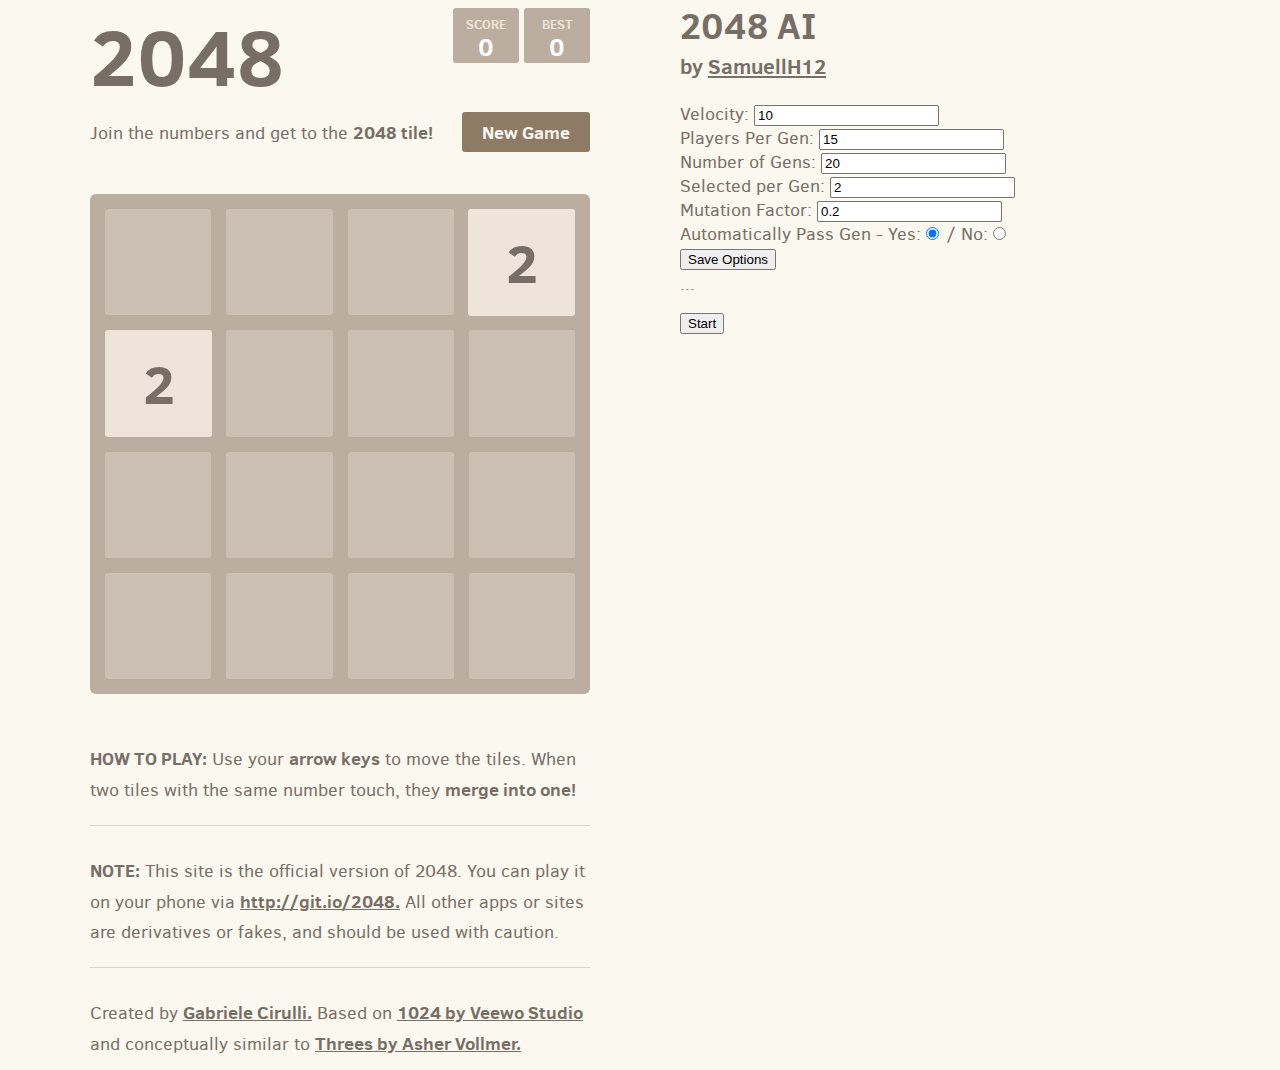
<file: 2048/index.html>
<!DOCTYPE html>
<html>
<head>
  <meta charset="utf-8">
  <title>2048</title>

  <link href="style/main.css" rel="stylesheet" type="text/css">
  <link rel="shortcut icon" href="favicon.ico">
  <link rel="apple-touch-icon" href="meta/apple-touch-icon.png">
  <link rel="apple-touch-startup-image" href="meta/apple-touch-startup-image-640x1096.png" media="(device-width: 320px) and (device-height: 568px) and (-webkit-device-pixel-ratio: 2)"> <!-- iPhone 5+ -->
  <link rel="apple-touch-startup-image" href="meta/apple-touch-startup-image-640x920.png"  media="(device-width: 320px) and (device-height: 480px) and (-webkit-device-pixel-ratio: 2)"> <!-- iPhone, retina -->
  <meta name="apple-mobile-web-app-capable" content="yes">
  <meta name="apple-mobile-web-app-status-bar-style" content="black">

  <meta name="HandheldFriendly" content="True">
  <meta name="MobileOptimized" content="320">
  <meta name="viewport" content="width=device-width, target-densitydpi=160dpi, initial-scale=1.0, maximum-scale=1, user-scalable=no, minimal-ui">
</head>
<body>
  <div class="container">
    <div class="heading">
      <h1 class="title">2048</h1>
      <div class="scores-container">
        <div class="score-container">0</div>
        <div class="best-container">0</div>
      </div>
    </div>

    <div class="above-game">
      <p class="game-intro">Join the numbers and get to the <strong>2048 tile!</strong></p>
      <a class="restart-button">New Game</a>
    </div>

    <div class="game-container">
      <div class="game-message">
        <p></p>
        <div class="lower">
	        <a class="keep-playing-button">Keep going</a>
          <a class="retry-button">Try again</a>
        </div>
      </div>

      <div class="grid-container">
        <div class="grid-row">
          <div class="grid-cell"></div>
          <div class="grid-cell"></div>
          <div class="grid-cell"></div>
          <div class="grid-cell"></div>
        </div>
        <div class="grid-row">
          <div class="grid-cell"></div>
          <div class="grid-cell"></div>
          <div class="grid-cell"></div>
          <div class="grid-cell"></div>
        </div>
        <div class="grid-row">
          <div class="grid-cell"></div>
          <div class="grid-cell"></div>
          <div class="grid-cell"></div>
          <div class="grid-cell"></div>
        </div>
        <div class="grid-row">
          <div class="grid-cell"></div>
          <div class="grid-cell"></div>
          <div class="grid-cell"></div>
          <div class="grid-cell"></div>
        </div>
      </div>

      <div class="tile-container">

      </div>
    </div>

    <p class="game-explanation">
      <strong class="important">How to play:</strong> Use your <strong>arrow keys</strong> to move the tiles. When two tiles with the same number touch, they <strong>merge into one!</strong>
    </p>
    <hr>
    <p>
    <strong class="important">Note:</strong> This site is the official version of 2048. You can play it on your phone via <a href="http://git.io/2048">http://git.io/2048.</a> All other apps or sites are derivatives or fakes, and should be used with caution.
    </p>
    <hr>
    <p>
    Created by <a href="http://gabrielecirulli.com" target="_blank">Gabriele Cirulli.</a> Based on <a href="https://itunes.apple.com/us/app/1024!/id823499224" target="_blank">1024 by Veewo Studio</a> and conceptually similar to <a href="http://asherv.com/threes/" target="_blank">Threes by Asher Vollmer.</a>
    </p>
  </div>

  <div id="InfosAI" ></div>

  <script src="js/bind_polyfill.js"></script>
  <script src="js/classlist_polyfill.js"></script>
  <script src="js/animframe_polyfill.js"></script>
  <script src="js/keyboard_input_manager.js"></script>
  <script src="js/html_actuator.js"></script>
  <script src="js/grid.js"></script>
  <script src="js/tile.js"></script>
  <script src="js/local_storage_manager.js"></script>
  <script src="js/game_manager.js"></script>
  <script src="js/application.js"></script>

<!-- SH12 -->
<script src="RedeNeural_SH12/main.js"></script>
<script src="RedeNeural_SH12/RedeNeural.js"></script>
<script src="RedeNeural_SH12/matrix.js"></script>
<script src="RedeNeural_SH12/NNPlayer.js"></script>
<script src="RedeNeural_SH12/simulateKeyboard.js"></script>
<script src="RedeNeural_SH12/plotly.min.js"></script>
<!-- *** -->

</body>
</html>
</file>
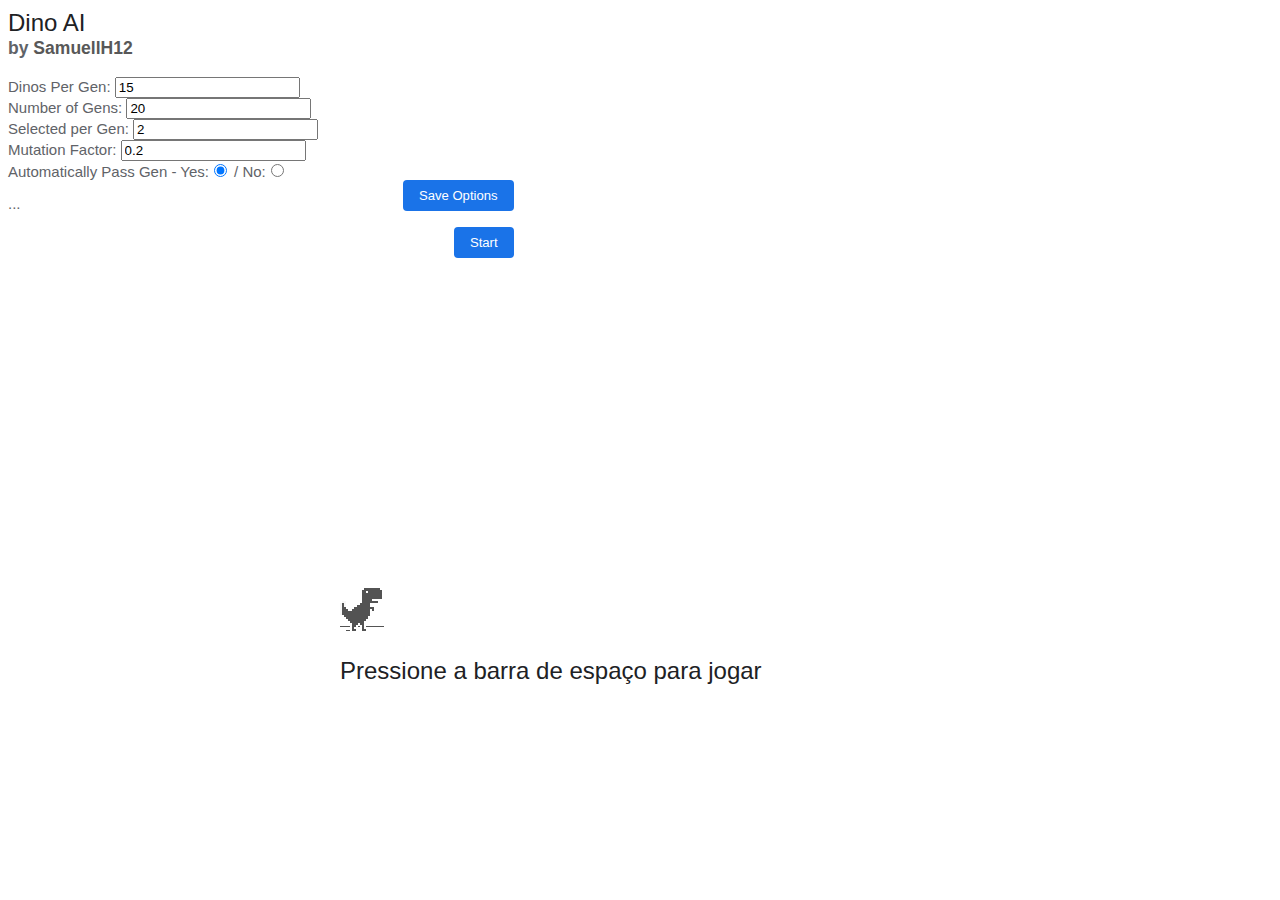
<file: DinoChrome/index.html>
<!DOCTYPE html>
<!-- saved from url=(0029)chrome-error://chromewebdata/ -->
<html dir="ltr" lang="pt" class="offline"><head><meta http-equiv="Content-Type" content="text/html; charset=UTF-8">

  <script src="plotly.min.js"></script>
  <script src="matrix.js"></script>
  <script src="RedeNeural.js"></script>
  <script src="dino.js"></script>
  <script src="duckJump.js"></script>
  <script src="main.js"></script>
  
  <script src="FileSaver.js"></script>

  <meta name="color-scheme" content="light dark">
  <meta name="theme-color" content="#fff">
  <meta name="viewport" content="width=device-width, initial-scale=1.0,
                                 maximum-scale=1.0, user-scalable=no">
  <title>chrome://dino/</title>
  <style>/* Copyright 2017 The Chromium Authors. All rights reserved.
 * Use of this source code is governed by a BSD-style license that can be
 * found in the LICENSE file. */

a {
  color: var(--link-color);
}

body {
  --background-color: #fff;
  --error-code-color: var(--google-gray-700);
  --google-blue-100: rgb(210, 227, 252);
  --google-blue-300: rgb(138, 180, 248);
  --google-blue-600: rgb(26, 115, 232);
  --google-blue-700: rgb(25, 103, 210);
  --google-gray-100: rgb(241, 243, 244);
  --google-gray-300: rgb(218, 220, 224);
  --google-gray-500: rgb(154, 160, 166);
  --google-gray-50: rgb(248, 249, 250);
  --google-gray-600: rgb(128, 134, 139);
  --google-gray-700: rgb(95, 99, 104);
  --google-gray-800: rgb(60, 64, 67);
  --google-gray-900: rgb(32, 33, 36);
  --heading-color: var(--google-gray-900);
  --link-color: rgb(88, 88, 88);
  --popup-container-background-color: rgba(0,0,0,.65);
  --primary-button-fill-color-active: var(--google-blue-700);
  --primary-button-fill-color: var(--google-blue-600);
  --primary-button-text-color: #fff;
  --quiet-background-color: rgb(247, 247, 247);
  --secondary-button-border-color: var(--google-gray-500);
  --secondary-button-fill-color: #fff;
  --secondary-button-hover-border-color: var(--google-gray-600);
  --secondary-button-hover-fill-color: var(--google-gray-50);
  --secondary-button-text-color: var(--google-gray-700);
  --small-link-color: var(--google-gray-700);
  --text-color: var(--google-gray-700);
  background: var(--background-color);
  color: var(--text-color);
  word-wrap: break-word;
}

.nav-wrapper .secondary-button {
  background: var(--secondary-button-fill-color);
  border: 1px solid var(--secondary-button-border-color);
  color: var(--secondary-button-text-color);
  float: none;
  margin: 0;
  padding: 8px 16px;
}

.hidden {
  display: none;
}

html {
  -webkit-text-size-adjust: 100%;
  font-size: 125%;
}

.icon {
  background-repeat: no-repeat;
  background-size: 100%;
}

@media (prefers-color-scheme: dark) {
  body {
    --background-color: var(--google-gray-900);
    --error-code-color: var(--google-gray-500);
    --heading-color: var(--google-gray-500);
    --link-color: var(--google-blue-300);
    --primary-button-fill-color-active: rgb(129, 162, 208);
    --primary-button-fill-color: var(--google-blue-300);
    --primary-button-text-color: var(--google-gray-900);
    --quiet-background-color: var(--background-color);
    --secondary-button-border-color: var(--google-gray-700);
    --secondary-button-fill-color: var(--google-gray-900);
    --secondary-button-hover-fill-color: rgb(48, 51, 57);
    --secondary-button-text-color: var(--google-blue-300);
    --small-link-color: var(--google-blue-300);
    --text-color: var(--google-gray-500);
  }
}
</style>
  <style>/* Copyright 2014 The Chromium Authors. All rights reserved.
   Use of this source code is governed by a BSD-style license that can be
   found in the LICENSE file. */

button {
  border: 0;
  border-radius: 4px;
  box-sizing: border-box;
  color: var(--primary-button-text-color);
  cursor: pointer;
  float: right;
  font-size: .875em;
  margin: 0;
  padding: 8px 16px;
  transition: box-shadow 150ms cubic-bezier(0.4, 0, 0.2, 1);
  user-select: none;
}

[dir='rtl'] button {
  float: left;
}

.bad-clock button,
.captive-portal button,
.https-only button,
.insecure-form button,
.lookalike-url button,
.main-frame-blocked button,
.neterror button,
.pdf button,
.ssl button,
.safe-browsing-billing button {
  background: var(--primary-button-fill-color);
}

button:active {
  background: var(--primary-button-fill-color-active);
  outline: 0;
}

#debugging {
  display: inline;
  overflow: auto;
}

.debugging-content {
  line-height: 1em;
  margin-bottom: 0;
  margin-top: 1em;
}

.debugging-content-fixed-width {
  display: block;
  font-family: monospace;
  font-size: 1.2em;
  margin-top: 0.5em;
}

.debugging-title {
  font-weight: bold;
}

#details {
  margin: 0 0 50px;
}

#details p:not(:first-of-type) {
  margin-top: 20px;
}

.secondary-button:active {
  border-color: white;
  box-shadow: 0 1px 2px 0 rgba(60, 64, 67, .3),
      0 2px 6px 2px rgba(60, 64, 67, .15);
}

.secondary-button:hover {
  background: var(--secondary-button-hover-fill-color);
  border-color: var(--secondary-button-hover-border-color);
  text-decoration: none;
}

.error-code {
  color: var(--error-code-color);
  font-size: .8em;
  margin-top: 12px;
  text-transform: uppercase;
}

#error-debugging-info {
  font-size: 0.8em;
}

h1 {
  color: var(--heading-color);
  font-size: 1.6em;
  font-weight: normal;
  line-height: 1.25em;
  margin-bottom: 16px;
}

h2 {
  font-size: 1.2em;
  font-weight: normal;
}

.icon {
  height: 72px;
  margin: 0 0 40px;
  width: 72px;
}

input[type=checkbox] {
  opacity: 0;
}

input[type=checkbox]:focus ~ .checkbox::after {
  outline: -webkit-focus-ring-color auto 5px;
}

.interstitial-wrapper {
  box-sizing: border-box;
  font-size: 1em;
  line-height: 1.6em;
  margin: 14vh auto 0;
  max-width: 600px;
  width: 100%;
}

#main-message > p {
  display: inline;
}

#extended-reporting-opt-in {
  font-size: .875em;
  margin-top: 32px;
}

#extended-reporting-opt-in label {
  display: grid;
  grid-template-columns: 1.8em 1fr;
  position: relative;
}

#enhanced-protection-message {
  border-radius: 4px;
  font-size: 1em;
  margin-top: 32px;
  padding: 10px 5px;
}

#enhanced-protection-message label {
  display: grid;
  grid-template-columns: 2.5em 1fr;
  position: relative;
}

#enhanced-protection-message div {
  margin: 0.5em;
}

#enhanced-protection-message .icon {
  height: 1.5em;
  vertical-align: middle;
  width: 1.5em;
}

.nav-wrapper {
  margin-top: 51px;
}

.nav-wrapper::after {
  clear: both;
  content: '';
  display: table;
  width: 100%;
}

.small-link {
  color: var(--small-link-color);
  font-size: .875em;
}

.checkboxes {
  flex: 0 0 24px;
}

.checkbox {
  --padding: .9em;
  background: transparent;
  display: block;
  height: 1em;
  left: -1em;
  padding-inline-start: var(--padding);
  position: absolute;
  right: 0;
  top: -.5em;
  width: 1em;
}

.checkbox::after {
  border: 1px solid white;
  border-radius: 2px;
  content: '';
  height: 1em;
  left: var(--padding);
  position: absolute;
  top: var(--padding);
  width: 1em;
}

.checkbox::before {
  background: transparent;
  border: 2px solid white;
  border-inline-end-width: 0;
  border-top-width: 0;
  content: '';
  height: .2em;
  left: calc(.3em + var(--padding));
  opacity: 0;
  position: absolute;
  top: calc(.3em  + var(--padding));
  transform: rotate(-45deg);
  width: .5em;
}

input[type=checkbox]:checked ~ .checkbox::before {
  opacity: 1;
}

#recurrent-error-message {
  background: #ededed;
  border-radius: 4px;
  margin-bottom: 16px;
  margin-top: 12px;
  padding: 12px 16px;
}

.showing-recurrent-error-message #extended-reporting-opt-in {
  margin-top: 16px;
}

.showing-recurrent-error-message #enhanced-protection-message {
  margin-top: 16px;
}

@media (max-width: 700px) {
  .interstitial-wrapper {
    padding: 0 10%;
  }

  #error-debugging-info {
    overflow: auto;
  }
}

@media (max-width: 420px) {
  button,
  [dir='rtl'] button,
  .small-link {
    float: none;
    font-size: .825em;
    font-weight: 500;
    margin: 0;
    width: 100%;
  }

  button {
    padding: 16px 24px;
  }

  #details {
    margin: 20px 0 20px 0;
  }

  #details p:not(:first-of-type) {
    margin-top: 10px;
  }

  .secondary-button:not(.hidden) {
    display: block;
    margin-top: 20px;
    text-align: center;
    width: 100%;
  }

  .interstitial-wrapper {
    padding: 0 5%;
  }

  #extended-reporting-opt-in {
    margin-top: 24px;
  }

  #enhanced-protection-message {
    margin-top: 24px;
  }

  .nav-wrapper {
    margin-top: 30px;
  }
}

/**
 * Mobile specific styling.
 * Navigation buttons are anchored to the bottom of the screen.
 * Details message replaces the top content in its own scrollable area.
 */

@media (max-width: 420px) {
  .nav-wrapper .secondary-button {
    border: 0;
    margin: 16px 0 0;
    margin-inline-end: 0;
    padding-bottom: 16px;
    padding-top: 16px;
  }
}

/* Fixed nav. */
@media (min-width: 240px) and (max-width: 420px) and
       (min-height: 401px),
       (min-width: 421px) and (min-height: 240px) and
       (max-height: 560px) {
  body .nav-wrapper {
    background: var(--background-color);
    bottom: 0;
    box-shadow: 0 -12px 24px var(--background-color);
    left: 0;
    margin: 0 auto;
    max-width: 736px;
    padding-inline-end: 24px;
    padding-inline-start: 24px;
    position: fixed;
    right: 0;
    width: 100%;
    z-index: 2;
  }

  .interstitial-wrapper {
    max-width: 736px;
  }

  #details,
  #main-content {
    padding-bottom: 40px;
  }

  #details {
    padding-top: 5.5vh;
  }

  button.small-link {
    color: var(--google-blue-600);
  }
}

@media (max-width: 420px) and (orientation: portrait),
       (max-height: 560px) {
  body {
    margin: 0 auto;
  }

  button,
  [dir='rtl'] button,
  button.small-link,
  .nav-wrapper .secondary-button {
    font-family: Roboto-Regular,Helvetica;
    font-size: .933em;
    margin: 6px 0;
    transform: translatez(0);
  }

  .nav-wrapper {
    box-sizing: border-box;
    padding-bottom: 8px;
    width: 100%;
  }

  #details {
    box-sizing: border-box;
    height: auto;
    margin: 0;
    opacity: 1;
    transition: opacity 250ms cubic-bezier(0.4, 0, 0.2, 1);
  }

  #details.hidden,
  #main-content.hidden {
    height: 0;
    opacity: 0;
    overflow: hidden;
    padding-bottom: 0;
    transition: none;
  }

  h1 {
    font-size: 1.5em;
    margin-bottom: 8px;
  }

  .icon {
    margin-bottom: 5.69vh;
  }

  .interstitial-wrapper {
    box-sizing: border-box;
    margin: 7vh auto 12px;
    padding: 0 24px;
    position: relative;
  }

  .interstitial-wrapper p {
    font-size: .95em;
    line-height: 1.61em;
    margin-top: 8px;
  }

  #main-content {
    margin: 0;
    transition: opacity 100ms cubic-bezier(0.4, 0, 0.2, 1);
  }

  .small-link {
    border: 0;
  }

  .suggested-left > #control-buttons,
  .suggested-right > #control-buttons {
    float: none;
    margin: 0;
  }
}

@media (min-width: 421px) and (min-height: 500px) and (max-height: 560px) {
  .interstitial-wrapper {
    margin-top: 10vh;
  }
}

@media (min-height: 400px) and (orientation:portrait) {
  .interstitial-wrapper {
    margin-bottom: 145px;
  }
}

@media (min-height: 299px) {
  .nav-wrapper {
    padding-bottom: 16px;
  }
}

@media (max-height: 560px) and (min-height: 240px) and (orientation:landscape) {
  .extended-reporting-has-checkbox #details {
    padding-bottom: 80px;
  }
}

@media (min-height: 500px) and (max-height: 650px) and (max-width: 414px) and
       (orientation: portrait) {
  .interstitial-wrapper {
    margin-top: 7vh;
  }
}

@media (min-height: 650px) and (max-width: 414px) and (orientation: portrait) {
  .interstitial-wrapper {
    margin-top: 10vh;
  }
}

/* Small mobile screens. No fixed nav. */
@media (max-height: 400px) and (orientation: portrait),
       (max-height: 239px) and (orientation: landscape),
       (max-width: 419px) and (max-height: 399px) {
  .interstitial-wrapper {
    display: flex;
    flex-direction: column;
    margin-bottom: 0;
  }

  #details {
    flex: 1 1 auto;
    order: 0;
  }

  #main-content {
    flex: 1 1 auto;
    order: 0;
  }

  .nav-wrapper {
    flex: 0 1 auto;
    margin-top: 8px;
    order: 1;
    padding-inline-end: 0;
    padding-inline-start: 0;
    position: relative;
    width: 100%;
  }

  button,
  .nav-wrapper .secondary-button {
    padding: 16px 24px;
  }

  button.small-link {
    color: var(--google-blue-600);
  }
}

@media (max-width: 239px) and (orientation: portrait) {
  .nav-wrapper {
    padding-inline-end: 0;
    padding-inline-start: 0;
  }
}
</style>
  <style>/* Copyright 2013 The Chromium Authors. All rights reserved.
 * Use of this source code is governed by a BSD-style license that can be
 * found in the LICENSE file. */

/* Don't use the main frame div when the error is in a subframe. */
html[subframe] #main-frame-error {
  display: none;
}

/* Don't use the subframe error div when the error is in a main frame. */
html:not([subframe]) #sub-frame-error {
  display: none;
}

h1 {
  margin-top: 0;
  word-wrap: break-word;
}

h1 span {
  font-weight: 500;
}

a {
  text-decoration: none;
}

.icon {
  -webkit-user-select: none;
  display: inline-block;
}

.icon-generic {
  /* Can't access chrome://theme/IDR_ERROR_NETWORK_GENERIC from an untrusted
   * renderer process, so embed the resource manually. */
  content: -webkit-image-set(
      url([data-uri]) 1x,
      url([data-uri]) 2x);
}

.icon-offline {
  content: -webkit-image-set(
      url([data-uri]) 1x,
      url([data-uri]) 2x);
  position: relative;
}

.icon-disabled {
  content: -webkit-image-set(
      url([data-uri]) 1x,
      url([data-uri]) 2x);
  width: 112px;
}

.hidden {
  display: none;
}

#suggestions-list a {
  color: var(--google-blue-600);
}

#suggestions-list p {
  margin-block-end: 0;
}

#suggestions-list ul {
  margin-top: 0;
}

.single-suggestion {
  list-style-type: none;
  padding-inline-start: 0;
}

#error-information-button {
  content: url([data-uri]);
  height: 24px;
  vertical-align: -.15em;
  width: 24px;
}

.use-popup-container#error-information-popup-container
  #error-information-popup {
  align-items: center;
  background-color: var(--popup-container-background-color);
  display: flex;
  height: 100%;
  left: 0;
  position: fixed;
  top: 0;
  width: 100%;
  z-index: 100;
}

.use-popup-container#error-information-popup-container
  #error-information-popup-content > p {
  margin-bottom: 11px;
  margin-inline-start: 20px;
}

.use-popup-container#error-information-popup-container #suggestions-list ul {
  margin-inline-start: 15px;
}

.use-popup-container#error-information-popup-container
  #error-information-popup-box {
  background-color: var(--background-color);
  left: 5%;
  padding-bottom: 15px;
  padding-top: 15px;
  position: fixed;
  width: 90%;
  z-index: 101;
}

.use-popup-container#error-information-popup-container div.error-code {
  margin-inline-start: 20px;
}

.use-popup-container#error-information-popup-container #suggestions-list p {
  margin-inline-start: 20px;
}

:not(.use-popup-container)#error-information-popup-container
  #error-information-popup-close {
  display: none;
}

#error-information-popup-close {
  margin-bottom: 0;
  margin-inline-end: 35px;
  margin-top: 15px;
  text-align: end;
}

.link-button {
  color: rgb(66, 133, 244);
  display: inline-block;
  font-weight: bold;
  text-transform: uppercase;
}

#sub-frame-error-details {

  color: #8F8F8F;

  /* Not done on mobile for performance reasons. */
  text-shadow: 0 1px 0 rgba(255,255,255,0.3);

}

[jscontent=hostName],
[jscontent=failedUrl] {
  overflow-wrap: break-word;
}

.secondary-button {
  background: #d9d9d9;
  color: #696969;
  margin-inline-end: 16px;
}

.snackbar {
  background: #323232;
  border-radius: 2px;
  bottom: 24px;
  box-sizing: border-box;
  color: #fff;
  font-size: .87em;
  left: 24px;
  max-width: 568px;
  min-width: 288px;
  opacity: 0;
  padding: 16px 24px 12px;
  position: fixed;
  transform: translateY(90px);
  will-change: opacity, transform;
  z-index: 999;
}

.snackbar-show {
  -webkit-animation:
    show-snackbar 250ms cubic-bezier(0, 0, 0.2, 1) forwards,
    hide-snackbar 250ms cubic-bezier(0.4, 0, 1, 1) forwards 5s;
}

@-webkit-keyframes show-snackbar {
  100% {
    opacity: 1;
    transform: translateY(0);
  }
}

@-webkit-keyframes hide-snackbar {
  0% {
    opacity: 1;
    transform: translateY(0);
  }
  100% {
    opacity: 0;
    transform: translateY(90px);
  }
}

.suggestions {
  margin-top: 18px;
}

.suggestion-header {
  font-weight: bold;
  margin-bottom: 4px;
}

.suggestion-body {
  color: #777;
}

/* Decrease padding at low sizes. */
@media (max-width: 640px), (max-height: 640px) {
  h1 {
    margin: 0 0 15px;
  }
  .suggestions {
    margin-top: 10px;
  }
  .suggestion-header {
    margin-bottom: 0;
  }
}

#download-link,
#download-link-clicked {
  margin-bottom: 30px;
  margin-top: 30px;
}

#download-link-clicked {
  color: #BBB;
}

#download-link::before,
#download-link-clicked::before {
  content: url([data-uri]);
  display: inline-block;
  margin-inline-end: 4px;
  vertical-align: -webkit-baseline-middle;
}

#download-link-clicked::before {
  opacity: 0;
  width: 0;
}

#offline-content-list-visibility-card {
  border: 1px solid white;
  border-radius: 8px;
  display: flex;
  font-size: .8em;
  justify-content: space-between;
  line-height: 1;
}

#offline-content-list.list-hidden #offline-content-list-visibility-card {
  border-color: rgb(218, 220, 224);
}

#offline-content-list-visibility-card > div {
  padding: 1em;
}

#offline-content-list-title {
  color: var(--google-gray-700);
}

#offline-content-list-show-text,
#offline-content-list-hide-text {
  color: rgb(66, 133, 244);
}

/* Hides the "hide" text div when the offline content list is collapsed/hidden
 * and, alternatively, hides the "show" text div when the offline content list
 * is expanded/shown.
 */
#offline-content-list.list-hidden #offline-content-list-hide-text,
#offline-content-list:not(.list-hidden) #offline-content-list-show-text {
  display: none;
}

/* Controls the animation of the offline content list when it is expanded/shown.
 */
#offline-content-suggestions {
  /* Max-height has to be set for the height animation to work. The chosen value
   * is a little greater than the maximum height the list will have, when all
   * suggestions have images, so that it is never clamped. This makes so that
   * when the actual height is smaller then the animation is not as smooth.
   */
  max-height: 27em;
  transition: max-height 200ms ease-in, visibility 0s 200ms,
              opacity 200ms 200ms linear;
}

/* Controls the animation of the offline content list when it is
 * collapsed/hidden.
 */
#offline-content-list.list-hidden #offline-content-suggestions {
  max-height: 0;
  opacity: 0;
  transition: opacity 200ms linear, visibility 0s 200ms,
              max-height 200ms 200ms ease-out;
  visibility: hidden;
}

#offline-content-list {
  margin-inline-start: -5%;
  width: 110%;
}

/* The selectors below adjust the "overflow" of the suggestion cards contents
 * based on the same screen size based strategy used for the main frame, which
 * is applied by the `interstitial-wrapper` class. */
@media (max-width: 420px)  {
  #offline-content-list {
    margin-inline-start: -2.5%;
    width: 105%;
  }
}
@media (max-width: 420px) and (orientation: portrait),
       (max-height: 560px) {
  #offline-content-list {
    margin-inline-start: -12px;
    width: calc(100% + 24px);
  }
}

.suggestion-with-image .offline-content-suggestion-thumbnail {
  flex-basis: 8.2em;
  flex-shrink: 0;
}

.suggestion-with-image .offline-content-suggestion-thumbnail > img {
  height: 100%;
  width: 100%;
}

.suggestion-with-image #offline-content-list:not(.is-rtl)
.offline-content-suggestion-thumbnail > img {
  border-bottom-right-radius: 7px;
  border-top-right-radius: 7px;
}

.suggestion-with-image #offline-content-list.is-rtl
.offline-content-suggestion-thumbnail > img {
  border-bottom-left-radius: 7px;
  border-top-left-radius: 7px;
}

.suggestion-with-icon .offline-content-suggestion-thumbnail {
  align-items: center;
  display: flex;
  justify-content: center;
  min-height: 4.2em;
  min-width: 4.2em;
}

.suggestion-with-icon .offline-content-suggestion-thumbnail > div {
  align-items: center;
  background-color: rgb(241, 243, 244);
  border-radius: 50%;
  display: flex;
  height: 2.3em;
  justify-content: center;
  width: 2.3em;
}

.suggestion-with-icon .offline-content-suggestion-thumbnail > div > img {
  height: 1.45em;
  width: 1.45em;
}

.offline-content-suggestion-favicon {
  height: 1em;
  margin-inline-end: 0.4em;
  width: 1.4em;
}

.offline-content-suggestion-favicon > img {
  height: 1.4em;
  width: 1.4em;
}

.no-favicon .offline-content-suggestion-favicon {
  display: none;
}

.image-video {
  content: url([data-uri]);
}

.image-music-note {
  content: url([data-uri]);
}

.image-earth {
  content: url([data-uri]);
}

.image-file {
  content: url([data-uri]);
}

.offline-content-suggestion-texts {
  display: flex;
  flex-direction: column;
  justify-content: space-between;
  line-height: 1.3;
  padding: .9em;
  width: 100%;
}

.offline-content-suggestion-title {
  -webkit-box-orient: vertical;
  -webkit-line-clamp: 3;
  color: rgb(32, 33, 36);
  display: -webkit-box;
  font-size: 1.1em;
  overflow: hidden;
  text-overflow: ellipsis;
}

div.offline-content-suggestion {
  align-items: stretch;
  border: 1px solid rgb(218, 220, 224);
  border-radius: 8px;
  display: flex;
  justify-content: space-between;
  margin-bottom: .8em;
}

.suggestion-with-image {
  flex-direction: row;
  height: 8.2em;
  max-height: 8.2em;
}

.suggestion-with-icon {
  flex-direction: row-reverse;
  height: 4.2em;
  max-height: 4.2em;
}

.suggestion-with-icon .offline-content-suggestion-title {
  -webkit-line-clamp: 1;
  word-break: break-all;
}

.suggestion-with-icon .offline-content-suggestion-texts {
  padding-inline-start: 0;
}

.offline-content-suggestion-attribution-freshness {
  color: rgb(95, 99, 104);
  display: flex;
  font-size: .8em;
  line-height: 1.7em;
}

.offline-content-suggestion-attribution {
  -webkit-box-orient: vertical;
  -webkit-line-clamp: 1;
  display: -webkit-box;
  flex-shrink: 1;
  margin-inline-end: 0.3em;
  overflow: hidden;
  overflow-wrap: break-word;
  text-overflow: ellipsis;
  word-break: break-all;
}

.no-attribution .offline-content-suggestion-attribution {
  display: none;
}

.offline-content-suggestion-freshness::before {
  content: '-';
  display: inline-block;
  flex-shrink: 0;
  margin-inline-end: .1em;
  margin-inline-start: .1em;
}

.no-attribution .offline-content-suggestion-freshness::before {
  display: none;
}

.offline-content-suggestion-freshness {
  flex-shrink: 0;
}

.suggestion-with-image .offline-content-suggestion-pin-spacer {
  flex-grow: 100;
  flex-shrink: 1;
}

.suggestion-with-image .offline-content-suggestion-pin {
  content: url([data-uri]);
  flex-shrink: 0;
  height: 1.4em;
  margin-inline-start: .4em;
  width: 1.4em;
}

/* Controls the animation (and a bit more) of the launch-downloads-home action
 * button when the offline content list is expanded/shown.
 */
#offline-content-list-action {
  text-align: center;
  transition: visibility 0s 200ms, opacity 200ms 200ms linear;
}

/* Controls the animation of the launch-downloads-home action button when the
 * offline content list is collapsed/hidden.
 */
#offline-content-list.list-hidden #offline-content-list-action {
  opacity: 0;
  transition: opacity 200ms linear, visibility 0s 200ms;
  visibility: hidden;
}

#cancel-save-page-button {
  background-image: url([data-uri]);
  background-position: right 27px center;
  background-repeat: no-repeat;
  border: 1px solid var(--google-gray-300);
  border-radius: 5px;
  color: var(--google-gray-700);
  margin-bottom: 26px;
  padding-bottom: 16px;
  padding-inline-end: 88px;
  padding-inline-start: 16px;
  padding-top: 16px;
  text-align: start;
}

html[dir='rtl'] #cancel-save-page-button {
  background-position: left 27px center;
}

#save-page-for-later-button {
  display: flex;
  justify-content: start;
}

#save-page-for-later-button a::before {
  content: url([data-uri]);
  display: inline-block;
  margin-inline-end: 4px;
  vertical-align: -webkit-baseline-middle;
}

.hidden#save-page-for-later-button {
  display: none;
}

/* Don't allow overflow when in a subframe. */
html[subframe] body {
  overflow: hidden;
}

#sub-frame-error {
  -webkit-align-items: center;
  -webkit-flex-flow: column;
  -webkit-justify-content: center;
  background-color: #DDD;
  display: -webkit-flex;
  height: 100%;
  left: 0;
  position: absolute;
  text-align: center;
  top: 0;
  transition: background-color 200ms ease-in-out;
  width: 100%;
}

#sub-frame-error:hover {
  background-color: #EEE;
}

#sub-frame-error .icon-generic {
  margin: 0 0 16px;
}

#sub-frame-error-details {
  margin: 0 10px;
  text-align: center;
  visibility: hidden;
}

/* Show details only when hovering. */
#sub-frame-error:hover #sub-frame-error-details {
  visibility: visible;
}

/* If the iframe is too small, always hide the error code. */
/* TODO(mmenke): See if overflow: no-display works better, once supported. */
@media (max-width: 200px), (max-height: 95px) {
  #sub-frame-error-details {
    display: none;
  }
}

/* Adjust icon for small embedded frames in apps. */
@media (max-height: 100px) {
  #sub-frame-error .icon-generic {
    height: auto;
    margin: 0;
    padding-top: 0;
    width: 25px;
  }
}

/* details-button is special; it's a <button> element that looks like a link. */
#details-button {
  box-shadow: none;
  min-width: 0;
}

/* Styles for platform dependent separation of controls and details button. */
.suggested-left > #control-buttons,
.suggested-right > #details-button {
  float: left;
}

.suggested-right > #control-buttons,
.suggested-left > #details-button {
  float: right;
}

.suggested-left .secondary-button {
  margin-inline-end: 0;
  margin-inline-start: 16px;
}

#details-button.singular {
  float: none;
}

/* download-button shows both icon and text. */
#download-button {
  padding-bottom: 4px;
  padding-top: 4px;
  position: relative;
}

#download-button::before {
  background: -webkit-image-set(
      url([data-uri]) 1x,
      url([data-uri]) 2x)
    no-repeat;
  content: '';
  display: inline-block;
  height: 24px;
  margin-inline-end: 4px;
  margin-inline-start: -4px;
  vertical-align: middle;
  width: 24px;
}

#download-button:disabled {
  background: rgb(180, 206, 249);
  color: rgb(255, 255, 255);
}

#buttons::after {
  clear: both;
  content: '';
  display: block;
  width: 100%;
}

/* Offline page */
html[dir='rtl'] .runner-container,
html[dir='rtl'].offline .icon-offline {
  transform: scaleX(-1);
}

.offline {
  transition: filter 1.5s cubic-bezier(0.65, 0.05, 0.36, 1),
              background-color 1.5s cubic-bezier(0.65, 0.05, 0.36, 1);

  will-change: filter, background-color;

}

.offline body {
  transition: background-color 1.5s cubic-bezier(0.65, 0.05, 0.36, 1);
}

.offline #main-message > p {
  display: none;
}

.offline.inverted {
  background-color: #fff;
  filter: invert(1);
}

.offline.inverted body {
  background-color: #fff;
}

.offline .interstitial-wrapper {
  color: var(--text-color);
  font-size: 1em;
  line-height: 1.55;
  margin: 0 auto;
  max-width: 600px;
  padding-top: 100px;
  position: relative;
  width: 100%;
}

.offline .runner-container {
  direction: ltr;
  height: 150px;
  max-width: 600px;
  overflow: hidden;
  position: absolute;
  top: 35px;
  width: 44px;
}

.offline .runner-container:focus {
  outline: none;
}

.offline .runner-container:focus-visible {
  outline: 3px solid var(--google-blue-300);
}

.main-frame-error {
  width: 50vw;
  margin: 0 10vw;
}

.offline .runner-canvas {
  height: 150px;
  max-width: 600px;
  opacity: 1;
  overflow: hidden;
  position: absolute;
  top: 0;
  z-index: 10;
}

.offline .controller {
  height: 100vh;
  left: 0;
  position: absolute;
  top: 0;
  width: 100vw;
  z-index: 9;
}

#offline-resources {
  display: none;
}

#offline-instruction {
  image-rendering: pixelated;
  left: 0;
  margin: auto;
  position: absolute;
  right: 0;
  top: 60px;
  width: fit-content;
}

.offline-runner-live-region {
  bottom: 0;
  clip-path: polygon(0 0, 0 0, 0 0);
  color: var(--background-color);
  display: block;
  font-size: xx-small;
  overflow: hidden;
  position: absolute;
  text-align: center;
  transition: color 1.5s cubic-bezier(0.65, 0.05, 0.36, 1);
  user-select: none;
}

/* Custom toggle */
.slow-speed-option {
  align-items: center;
  background: var(--google-gray-50);
  border-radius: 24px/50%;
  bottom: 0;
  color: var(--error-code-color);
  display: inline-flex;
  font-size: 1em;
  left: 0;
  line-height: 1.1em;
  margin: 5px auto;
  padding: 2px 12px 3px 20px;
  position: absolute;
  right: 0;
  width: max-content;
  z-index: 999;
}

.slow-speed-option.hidden {
  display: none;
}

.slow-speed-option [type=checkbox] {
  opacity: 0;
  pointer-events: none;
  position: absolute;
}

.slow-speed-option .slow-speed-toggle {
  cursor: pointer;
  margin-inline-start: 8px;
  padding: 8px 4px;
  position: relative;
}

.slow-speed-option [type=checkbox]:disabled ~ .slow-speed-toggle {
  cursor: default;
}

.slow-speed-option-label [type=checkbox] {
  opacity: 0;
  pointer-events: none;
  position: absolute;
}

.slow-speed-option .slow-speed-toggle::before,
.slow-speed-option .slow-speed-toggle::after {
  content: '';
  display: block;
  margin: 0 3px;
  transition: all 100ms cubic-bezier(0.4, 0, 1, 1);
}

.slow-speed-option .slow-speed-toggle::before {
  background: rgb(189,193,198);
  border-radius: 0.65em;
  height: 0.9em;
  width: 2em;
}

.slow-speed-option .slow-speed-toggle::after {
  background: #fff;
  border-radius: 50%;
  box-shadow: 0 1px 3px 0 rgb(0 0 0 / 40%);
  height: 1.2em;
  position: absolute;
  top: 51%;
  transform: translate(-20%, -50%);
  width: 1.1em;
}

.slow-speed-option [type=checkbox]:focus + .slow-speed-toggle {
  box-shadow: 0 0 8px rgb(94, 158, 214);
  outline: 1px solid rgb(93, 157, 213);
}

.slow-speed-option [type=checkbox]:checked + .slow-speed-toggle::before {
  background: var(--google-blue-600);
  opacity: 0.5;
}

.slow-speed-option [type=checkbox]:checked + .slow-speed-toggle::after {
  background: var(--google-blue-600);
  transform: translate(calc(2em - 90%), -50%);
}

.slow-speed-option [type=checkbox]:checked:disabled +
  .slow-speed-toggle::before {
  background: rgb(189,193,198);
}

.slow-speed-option [type=checkbox]:checked:disabled +
  .slow-speed-toggle::after {
  background: var(--google-gray-50);
}

@media (max-width: 420px) {
  #download-button {
    padding-bottom: 12px;
    padding-top: 12px;
  }

  .suggested-left > #control-buttons,
  .suggested-right > #control-buttons {
    float: none;
  }

  .snackbar {
    border-radius: 0;
    bottom: 0;
    left: 0;
    width: 100%;
  }
}

@media (max-height: 350px) {
  h1 {
    margin: 0 0 15px;
  }

  .icon-offline {
    margin: 0 0 10px;
  }

  .interstitial-wrapper {
    margin-top: 5%;
  }

  .nav-wrapper {
    margin-top: 30px;
  }
}

@media (min-width: 420px) and (max-width: 736px) and
       (min-height: 240px) and (max-height: 420px) and
       (orientation:landscape) {
  .interstitial-wrapper {
    margin-bottom: 100px;
  }
}

@media (max-width: 360px) and (max-height: 480px) {
  .offline .interstitial-wrapper {
    padding-top: 60px;
  }

  .offline .runner-container {
    top: 8px;
  }
}

@media (min-height: 240px) and (orientation: landscape) {
  .offline .interstitial-wrapper {
    margin-bottom: 90px;
  }

  .icon-offline {
    margin-bottom: 20px;
  }
}

@media (max-height: 320px) and (orientation: landscape) {
  .icon-offline {
    margin-bottom: 0;
  }

  .offline .runner-container {
    top: 10px;
  }
}

@media (max-width: 240px) {
  button {
    padding-inline-end: 12px;
    padding-inline-start: 12px;
  }

  .interstitial-wrapper {
    overflow: inherit;
    padding: 0 8px;
  }
}

@media (max-width: 120px) {
  button {
    width: auto;
  }
}

.arcade-mode,
.arcade-mode .runner-container,
.arcade-mode .runner-canvas {
  image-rendering: pixelated;
  max-width: 100%;
  overflow: hidden;
}

.arcade-mode #buttons,
.arcade-mode #main-content {
  opacity: 0;
  overflow: hidden;
}

.arcade-mode .interstitial-wrapper {
  height: 100vh;
  max-width: 100%;
  overflow: hidden;
}

.arcade-mode .runner-container {
  left: 0;
  margin: auto;
  right: 0;
  transform-origin: top center;
  transition: transform 250ms cubic-bezier(0.4, 0, 1, 1) 400ms;
  z-index: 2;
}

@media (prefers-color-scheme: dark) {
  .icon {
    filter: invert(1);
  }

  .offline .runner-canvas {
    filter: invert(1);
  }

  .offline.inverted {
    background-color: var(--background-color);
    filter: invert(0);
  }

  .offline.inverted body {
    background-color: #fff;
  }

  .offline.inverted .offline-runner-live-region {
    color: #fff;
  }

  #suggestions-list a {
    color: var(--link-color);
  }

  #error-information-button {
    filter: invert(0.6);
  }

  .slow-speed-option {
    background: var(--google-gray-800);
    color: var(--google-gray-100);
  }

  .slow-speed-option .slow-speed-toggle::before,
  .slow-speed-option [type=checkbox]:checked:disabled +
    .slow-speed-toggle::before {
     background: rgb(189,193,198);
  }

  .slow-speed-option [type=checkbox]:checked + .slow-speed-toggle::after,
  .slow-speed-option [type=checkbox]:checked + .slow-speed-toggle::before {
    background: var(--google-blue-300);
  }
}
</style>
  <script>// Copyright 2013 The Chromium Authors. All rights reserved.
// Use of this source code is governed by a BSD-style license that can be
// found in the LICENSE file.

/**
 * @typedef {{
 *   downloadButtonClick: function(),
 *   reloadButtonClick: function(string),
 *   detailsButtonClick: function(),
 *   diagnoseErrorsButtonClick: function(),
 *   trackEasterEgg: function(),
 *   updateEasterEggHighScore: function(number),
 *   resetEasterEggHighScore: function(),
 *   launchOfflineItem: function(string, string),
 *   savePageForLater: function(),
 *   cancelSavePage: function(),
 *   listVisibilityChange: function(boolean),
 * }}
 */
// eslint-disable-next-line no-var
var errorPageController;

const HIDDEN_CLASS = 'hidden';

// Decodes a UTF16 string that is encoded as base64.
function decodeUTF16Base64ToString(encoded_text) {
  const data = atob(encoded_text);
  let result = '';
  for (let i = 0; i < data.length; i += 2) {
    result +=
        String.fromCharCode(data.charCodeAt(i) * 256 + data.charCodeAt(i + 1));
  }
  return result;
}

function toggleHelpBox() {
  const helpBoxOuter = document.getElementById('details');
  helpBoxOuter.classList.toggle(HIDDEN_CLASS);
  const detailsButton = document.getElementById('details-button');
  if (helpBoxOuter.classList.contains(HIDDEN_CLASS)) {
    /** @suppress {missingProperties} */
    detailsButton.innerText = detailsButton.detailsText;
  } else {
    /** @suppress {missingProperties} */
    detailsButton.innerText = detailsButton.hideDetailsText;
  }

  // Details appears over the main content on small screens.
  if (mobileNav) {
    document.getElementById('main-content').classList.toggle(HIDDEN_CLASS);
    const runnerContainer = document.querySelector('.runner-container');
    if (runnerContainer) {
      runnerContainer.classList.toggle(HIDDEN_CLASS);
    }
  }
}

function diagnoseErrors() {
  if (window.errorPageController) {
    errorPageController.diagnoseErrorsButtonClick();
  }
}

// Subframes use a different layout but the same html file.  This is to make it
// easier to support platforms that load the error page via different
// mechanisms (Currently just iOS). We also use the subframe style for portals
// as they are embedded like subframes and can't be interacted with by the user.
let isSubFrame = false;
if (window.top.location !== window.location || window.portalHost) {
  document.documentElement.setAttribute('subframe', '');
  isSubFrame = true;
}

// Re-renders the error page using |strings| as the dictionary of values.
// Used by NetErrorTabHelper to update DNS error pages with probe results.
function updateForDnsProbe(strings) {
  const context = new JsEvalContext(strings);
  jstProcess(context, document.getElementById('t'));
  onDocumentLoadOrUpdate();
}

// Adds an icon class to the list and removes classes previously set.
function updateIconClass(newClass) {
  const frameSelector = isSubFrame ? '#sub-frame-error' : '#main-frame-error';
  const iconEl = document.querySelector(frameSelector + ' .icon');

  if (iconEl.classList.contains(newClass)) {
    return;
  }

  iconEl.className = 'icon ' + newClass;
}

// Implements button clicks.  This function is needed during the transition
// between implementing these in trunk chromium and implementing them in iOS.
function reloadButtonClick(url) {
  if (window.errorPageController) {
    // 

    // 
    errorPageController.reloadButtonClick();
    // 
  } else {
    window.location = url;
  }
}

function downloadButtonClick() {
  if (window.errorPageController) {
    errorPageController.downloadButtonClick();
    const downloadButton = document.getElementById('download-button');
    downloadButton.disabled = true;
    /** @suppress {missingProperties} */
    downloadButton.textContent = downloadButton.disabledText;

    document.getElementById('download-link-wrapper')
        .classList.add(HIDDEN_CLASS);
    document.getElementById('download-link-clicked-wrapper')
        .classList.remove(HIDDEN_CLASS);
  }
}

function detailsButtonClick() {
  if (window.errorPageController) {
    errorPageController.detailsButtonClick();
  }
}

let primaryControlOnLeft = true;
// 

function setAutoFetchState(scheduled, can_schedule) {
  document.getElementById('cancel-save-page-button')
      .classList.toggle(HIDDEN_CLASS, !scheduled);
  document.getElementById('save-page-for-later-button')
      .classList.toggle(HIDDEN_CLASS, scheduled || !can_schedule);
}

function savePageLaterClick() {
  errorPageController.savePageForLater();
  // savePageForLater will eventually trigger a call to setAutoFetchState() when
  // it completes.
}

function cancelSavePageClick() {
  errorPageController.cancelSavePage();
  // setAutoFetchState is not called in response to cancelSavePage(), so do it
  // now.
  setAutoFetchState(false, true);
}

function toggleErrorInformationPopup() {
  document.getElementById('error-information-popup-container')
      .classList.toggle(HIDDEN_CLASS);
}

function launchOfflineItem(itemID, name_space) {
  errorPageController.launchOfflineItem(itemID, name_space);
}

function launchDownloadsPage() {
  errorPageController.launchDownloadsPage();
}

function getIconForSuggestedItem(item) {
  // Note: |item.content_type| contains the enum values from
  // chrome::mojom::AvailableContentType.
  switch (item.content_type) {
    case 1:  // kVideo
      return 'image-video';
    case 2:  // kAudio
      return 'image-music-note';
    case 0:  // kPrefetchedPage
    case 3:  // kOtherPage
      return 'image-earth';
  }
  return 'image-file';
}

function getSuggestedContentDiv(item, index) {
  // Note: See AvailableContentToValue in available_offline_content_helper.cc
  // for the data contained in an |item|.
  // TODO(carlosk): Present |snippet_base64| when that content becomes
  // available.
  let thumbnail = '';
  const extraContainerClasses = [];
  // html_inline.py will try to replace src attributes with data URIs using a
  // simple regex. The following is obfuscated slightly to avoid that.
  const source = 'src';
  if (item.thumbnail_data_uri) {
    extraContainerClasses.push('suggestion-with-image');
    thumbnail = `<img ${source}="${item.thumbnail_data_uri}">`;
  } else {
    extraContainerClasses.push('suggestion-with-icon');
    const iconClass = getIconForSuggestedItem(item);
    thumbnail = `<div><img class="${iconClass}"></div>`;
  }

  let favicon = '';
  if (item.favicon_data_uri) {
    favicon = `<img ${source}="${item.favicon_data_uri}">`;
  } else {
    extraContainerClasses.push('no-favicon');
  }

  if (!item.attribution_base64) {
    extraContainerClasses.push('no-attribution');
  }

  return `
  <div class="offline-content-suggestion ${extraContainerClasses.join(' ')}"
    onclick="launchOfflineItem('${item.ID}', '${item.name_space}')">
      <div class="offline-content-suggestion-texts">
        <div id="offline-content-suggestion-title-${index}"
             class="offline-content-suggestion-title">
        </div>
        <div class="offline-content-suggestion-attribution-freshness">
          <div id="offline-content-suggestion-favicon-${index}"
               class="offline-content-suggestion-favicon">
            ${favicon}
          </div>
          <div id="offline-content-suggestion-attribution-${index}"
               class="offline-content-suggestion-attribution">
          </div>
          <div class="offline-content-suggestion-freshness">
            ${item.date_modified}
          </div>
          <div class="offline-content-suggestion-pin-spacer"></div>
          <div class="offline-content-suggestion-pin"></div>
        </div>
      </div>
      <div class="offline-content-suggestion-thumbnail">
        ${thumbnail}
      </div>
  </div>`;
}

/**
 * @typedef {{
 *   ID: string,
 *   name_space: string,
 *   title_base64: string,
 *   snippet_base64: string,
 *   date_modified: string,
 *   attribution_base64: string,
 *   thumbnail_data_uri: string,
 *   favicon_data_uri: string,
 *   content_type: number,
 * }}
 */
let AvailableOfflineContent;

// Populates a list of suggested offline content.
// Note: For security reasons all content downloaded from the web is considered
// unsafe and must be securely handled to be presented on the dino page. Images
// have already been safely re-encoded but textual content -- like title and
// attribution -- must be properly handled here.
// @param {boolean} isShown
// @param {Array<AvailableOfflineContent>} suggestions
function offlineContentAvailable(isShown, suggestions) {
  if (!suggestions || !loadTimeData.valueExists('offlineContentList')) {
    return;
  }

  const suggestionsHTML = [];
  for (let index = 0; index < suggestions.length; index++) {
    suggestionsHTML.push(getSuggestedContentDiv(suggestions[index], index));
  }

  document.getElementById('offline-content-suggestions').innerHTML =
      suggestionsHTML.join('\n');

  // Sets textual web content using |textContent| to make sure it's handled as
  // plain text.
  for (let index = 0; index < suggestions.length; index++) {
    document.getElementById(`offline-content-suggestion-title-${index}`)
        .textContent =
        decodeUTF16Base64ToString(suggestions[index].title_base64);
    document.getElementById(`offline-content-suggestion-attribution-${index}`)
        .textContent =
        decodeUTF16Base64ToString(suggestions[index].attribution_base64);
  }

  const contentListElement = document.getElementById('offline-content-list');
  if (document.dir === 'rtl') {
    contentListElement.classList.add('is-rtl');
  }
  contentListElement.hidden = false;
  // The list is configured as hidden by default. Show it if needed.
  if (isShown) {
    toggleOfflineContentListVisibility(false);
  }
}

function toggleOfflineContentListVisibility(updatePref) {
  if (!loadTimeData.valueExists('offlineContentList')) {
    return;
  }

  const contentListElement = document.getElementById('offline-content-list');
  const isVisible = !contentListElement.classList.toggle('list-hidden');

  if (updatePref && window.errorPageController) {
    errorPageController.listVisibilityChanged(isVisible);
  }
}

// Called on document load, and from updateForDnsProbe().
function onDocumentLoadOrUpdate() {
  const downloadButtonVisible = loadTimeData.valueExists('downloadButton') &&
      loadTimeData.getValue('downloadButton').msg;
  const detailsButton = document.getElementById('details-button');

  // If offline content suggestions will be visible, the usual buttons will not
  // be presented.
  const offlineContentVisible =
      loadTimeData.valueExists('suggestedOfflineContentPresentation');
  if (offlineContentVisible) {
    document.querySelector('.nav-wrapper').classList.add(HIDDEN_CLASS);
    detailsButton.classList.add(HIDDEN_CLASS);

    document.getElementById('download-link').hidden = !downloadButtonVisible;
    document.getElementById('download-links-wrapper')
        .classList.remove(HIDDEN_CLASS);
    document.getElementById('error-information-popup-container')
        .classList.add('use-popup-container', HIDDEN_CLASS);
    document.getElementById('error-information-button')
        .classList.remove(HIDDEN_CLASS);
  }

  const attemptAutoFetch = loadTimeData.valueExists('attemptAutoFetch') &&
      loadTimeData.getValue('attemptAutoFetch');

  const reloadButtonVisible = loadTimeData.valueExists('reloadButton') &&
      loadTimeData.getValue('reloadButton').msg;

  const reloadButton = document.getElementById('reload-button');
  const downloadButton = document.getElementById('download-button');
  if (reloadButton.style.display === 'none' &&
      downloadButton.style.display === 'none') {
    detailsButton.classList.add('singular');
  }

  // Show or hide control buttons.
  const controlButtonDiv = document.getElementById('control-buttons');
  controlButtonDiv.hidden =
      offlineContentVisible || !(reloadButtonVisible || downloadButtonVisible);

  const iconClass = loadTimeData.valueExists('iconClass') &&
      loadTimeData.getValue('iconClass');

  updateIconClass(iconClass);

  if (!isSubFrame && iconClass === 'icon-offline') {
    document.documentElement.classList.add('offline');
    new Runner('.interstitial-wrapper');
  }
}

function onDocumentLoad() {
  // Sets up the proper button layout for the current platform.
  const buttonsDiv = document.getElementById('buttons');
  if (primaryControlOnLeft) {
    buttonsDiv.classList.add('suggested-left');
  } else {
    buttonsDiv.classList.add('suggested-right');
  }

  onDocumentLoadOrUpdate();
}

document.addEventListener('DOMContentLoaded', onDocumentLoad);
</script>
  <script>// Copyright 2015 The Chromium Authors. All rights reserved.
// Use of this source code is governed by a BSD-style license that can be
// found in the LICENSE file.

let mobileNav = false;

/**
 * For small screen mobile the navigation buttons are moved
 * below the advanced text.
 */
function onResize() {
  const helpOuterBox = document.querySelector('#details');
  const mainContent = document.querySelector('#main-content');
  const mediaQuery = '(min-width: 240px) and (max-width: 420px) and ' +
      '(min-height: 401px), ' +
      '(max-height: 560px) and (min-height: 240px) and ' +
      '(min-width: 421px)';

  const detailsHidden = helpOuterBox.classList.contains(HIDDEN_CLASS);
  const runnerContainer = document.querySelector('.runner-container');

  // Check for change in nav status.
  if (mobileNav !== window.matchMedia(mediaQuery).matches) {
    mobileNav = !mobileNav;

    // Handle showing the top content / details sections according to state.
    if (mobileNav) {
      mainContent.classList.toggle(HIDDEN_CLASS, !detailsHidden);
      helpOuterBox.classList.toggle(HIDDEN_CLASS, detailsHidden);
      if (runnerContainer) {
        runnerContainer.classList.toggle(HIDDEN_CLASS, !detailsHidden);
      }
    } else if (!detailsHidden) {
      // Non mobile nav with visible details.
      mainContent.classList.remove(HIDDEN_CLASS);
      helpOuterBox.classList.remove(HIDDEN_CLASS);
      if (runnerContainer) {
        runnerContainer.classList.remove(HIDDEN_CLASS);
      }
    }
  }
}

function setupMobileNav() {
  window.addEventListener('resize', onResize);
  onResize();
}

document.addEventListener('DOMContentLoaded', setupMobileNav);
</script>
  <script>// Copyright (c) 2014 The Chromium Authors. All rights reserved.
// Use of this source code is governed by a BSD-style license that can be
// found in the LICENSE file.

/**
 * T-Rex runner.
 * @param {string} outerContainerId Outer containing element id.
 * @param {!Object=} opt_config
 * @constructor
 * @implements {EventListener}
 * @export
 */
function Runner(outerContainerId, opt_config) {
  // Singleton
  if (Runner.instance_) {
    return Runner.instance_;
  }
  Runner.instance_ = this;

  this.outerContainerEl = document.querySelector(outerContainerId);
  this.containerEl = null;
  this.snackbarEl = null;
  // A div to intercept touch events. Only set while (playing && useTouch).
  this.touchController = null;

  this.config = opt_config || Object.assign(Runner.config, Runner.normalConfig);
  // Logical dimensions of the container.
  this.dimensions = Runner.defaultDimensions;

  this.gameType = null;
  Runner.spriteDefinition = Runner.spriteDefinitionByType['original'];

  this.altGameImageSprite = null;
  this.altGameModeActive = false;
  this.altGameModeFlashTimer = null;
  this.fadeInTimer = 0;

  this.canvas = null;
  this.canvasCtx = null;

  this.tRex = null;

  this.distanceMeter = null;
  this.distanceRan = 0;

  this.highestScore = 0;
  this.syncHighestScore = false;

  this.time = 0;
  this.runningTime = 0;
  this.msPerFrame = 1000 / FPS;
  this.currentSpeed = this.config.SPEED;
  Runner.slowDown = false;

  this.obstacles = [];

  this.activated = false; // Whether the easter egg has been activated.
  this.playing = false; // Whether the game is currently in play state.
  this.crashed = false;
  this.paused = false;
  this.inverted = false;
  this.invertTimer = 0;
  this.resizeTimerId_ = null;

  this.playCount = 0;

  // Sound FX.
  this.audioBuffer = null;

  /** @type {Object} */
  this.soundFx = {};
  this.generatedSoundFx = null;

  // Global web audio context for playing sounds.
  this.audioContext = null;

  // Images.
  this.images = {};
  this.imagesLoaded = 0;

  // Gamepad state.
  this.pollingGamepads = false;
  this.gamepadIndex = undefined;
  this.previousGamepad = null;

  if (this.isDisabled()) {
    this.setupDisabledRunner();
  } else {
    if (Runner.isAltGameModeEnabled()) {
      this.initAltGameType();
      Runner.gameType = this.gameType;
    }
    this.loadImages();

    window['initializeEasterEggHighScore'] =
        this.initializeHighScore.bind(this);
  }
}

/**
 * Default game width.
 * @const
 */
const DEFAULT_WIDTH = 600;

/**
 * Frames per second.
 * @const
 */
const FPS = 60;

/** @const */
const IS_HIDPI = window.devicePixelRatio > 1;

/** @const */
const IS_IOS = /CriOS/.test(window.navigator.userAgent);

/** @const */
const IS_MOBILE = /Android/.test(window.navigator.userAgent) || IS_IOS;

/** @const */
const IS_RTL = document.querySelector('html').dir == 'rtl';

/** @const */
const ARCADE_MODE_URL = 'chrome://dino/';

/** @const */
const RESOURCE_POSTFIX = 'offline-resources-';

/** @const */
const A11Y_STRINGS = {
  ariaLabel: 'dinoGameA11yAriaLabel',
  description: 'dinoGameA11yDescription',
  gameOver: 'dinoGameA11yGameOver',
  highScore: 'dinoGameA11yHighScore',
  jump: 'dinoGameA11yJump',
  started: 'dinoGameA11yStartGame',
  speedLabel: 'dinoGameA11ySpeedToggle'
};

/**
 * Default game configuration.
 * Shared config for all  versions of the game. Additional parameters are
 * defined in Runner.normalConfig and Runner.slowConfig.
 */
Runner.config = {
  AUDIOCUE_PROXIMITY_THRESHOLD: 190,
  AUDIOCUE_PROXIMITY_THRESHOLD_MOBILE_A11Y: 250,
  BG_CLOUD_SPEED: 0.2,
  BOTTOM_PAD: 10,
  // Scroll Y threshold at which the game can be activated.
  CANVAS_IN_VIEW_OFFSET: -10,
  CLEAR_TIME: 3000,
  CLOUD_FREQUENCY: 0.5,
  FADE_DURATION: 1,
  FLASH_DURATION: 1000,
  GAMEOVER_CLEAR_TIME: 1200,
  INITIAL_JUMP_VELOCITY: 12,
  INVERT_FADE_DURATION: 12000,
  MAX_BLINK_COUNT: 3,
  MAX_CLOUDS: 6,
  MAX_OBSTACLE_LENGTH: 3,
  MAX_OBSTACLE_DUPLICATION: 2,
  RESOURCE_TEMPLATE_ID: 'audio-resources',
  SPEED: 6,
  SPEED_DROP_COEFFICIENT: 3,
  ARCADE_MODE_INITIAL_TOP_POSITION: 35,
  ARCADE_MODE_TOP_POSITION_PERCENT: 0.1
};

Runner.normalConfig = {
  ACCELERATION: 0.001,
  AUDIOCUE_PROXIMITY_THRESHOLD: 190,
  AUDIOCUE_PROXIMITY_THRESHOLD_MOBILE_A11Y: 250,
  GAP_COEFFICIENT: 0.6,
  INVERT_DISTANCE: 700,
  MAX_SPEED: 13,
  MOBILE_SPEED_COEFFICIENT: 1.2,
  SPEED: 6
};


Runner.slowConfig = {
  ACCELERATION: 0.0005,
  AUDIOCUE_PROXIMITY_THRESHOLD: 170,
  AUDIOCUE_PROXIMITY_THRESHOLD_MOBILE_A11Y: 220,
  GAP_COEFFICIENT: 0.3,
  INVERT_DISTANCE: 350,
  MAX_SPEED: 9,
  MOBILE_SPEED_COEFFICIENT: 1.5,
  SPEED: 4.2
};


/**
 * Default dimensions.
 */
Runner.defaultDimensions = {
  WIDTH: DEFAULT_WIDTH,
  HEIGHT: 150
};


/**
 * CSS class names.
 * @enum {string}
 */
Runner.classes = {
  ARCADE_MODE: 'arcade-mode',
  CANVAS: 'runner-canvas',
  CONTAINER: 'runner-container',
  CRASHED: 'crashed',
  ICON: 'icon-offline',
  INVERTED: 'inverted',
  SNACKBAR: 'snackbar',
  SNACKBAR_SHOW: 'snackbar-show',
  TOUCH_CONTROLLER: 'controller'
};


/**
 * Sound FX. Reference to the ID of the audio tag on interstitial page.
 * @enum {string}
 */
Runner.sounds = {
  BUTTON_PRESS: 'offline-sound-press',
  HIT: 'offline-sound-hit',
  SCORE: 'offline-sound-reached'
};


/**
 * Key code mapping.
 * @enum {Object}
 */
Runner.keycodes = {
  JUMP: {'38': 1, '32': 1},  // Up, spacebar
  DUCK: {'40': 1},  // Down
  RESTART: {'13': 1}  // Enter
};


/**
 * Runner event names.
 * @enum {string}
 */
Runner.events = {
  ANIM_END: 'webkitAnimationEnd',
  CLICK: 'click',
  KEYDOWN: 'keydown',
  KEYUP: 'keyup',
  POINTERDOWN: 'pointerdown',
  POINTERUP: 'pointerup',
  RESIZE: 'resize',
  TOUCHEND: 'touchend',
  TOUCHSTART: 'touchstart',
  VISIBILITY: 'visibilitychange',
  BLUR: 'blur',
  FOCUS: 'focus',
  LOAD: 'load',
  GAMEPADCONNECTED: 'gamepadconnected',
};

Runner.prototype = {
  /**
   * Initialize alternative game type.
   */
  initAltGameType() {
    if (GAME_TYPE.length > 0) {
      this.gameType = loadTimeData && loadTimeData.valueExists('altGameType') ?
          GAME_TYPE[parseInt(loadTimeData.getValue('altGameType'), 10) - 1] :
          '';
    }
  },

  /**
   * Whether the easter egg has been disabled. CrOS enterprise enrolled devices.
   * @return {boolean}
   */
  isDisabled() {
    return loadTimeData && loadTimeData.valueExists('disabledEasterEgg');
  },

  /**
   * For disabled instances, set up a snackbar with the disabled message.
   */
  setupDisabledRunner() {
    this.containerEl = document.createElement('div');
    this.containerEl.className = Runner.classes.SNACKBAR;
    this.containerEl.textContent = loadTimeData.getValue('disabledEasterEgg');
    this.outerContainerEl.appendChild(this.containerEl);

    // Show notification when the activation key is pressed.
    document.addEventListener(Runner.events.KEYDOWN, function(e) {
      if (Runner.keycodes.JUMP[e.keyCode]) {
        this.containerEl.classList.add(Runner.classes.SNACKBAR_SHOW);
        document.querySelector('.icon').classList.add('icon-disabled');
      }
    }.bind(this));
  },

  /**
   * Setting individual settings for debugging.
   * @param {string} setting
   * @param {number|string} value
   */
  updateConfigSetting(setting, value) {
    if (setting in this.config && value !== undefined) {
      this.config[setting] = value;

      switch (setting) {
        case 'GRAVITY':
        case 'MIN_JUMP_HEIGHT':
        case 'SPEED_DROP_COEFFICIENT':
          this.tRex.config[setting] = value;
          break;
        case 'INITIAL_JUMP_VELOCITY':
          this.tRex.setJumpVelocity(value);
          break;
        case 'SPEED':
          this.setSpeed(/** @type {number} */ (value));
          break;
      }
    }
  },

  /**
   * Creates an on page image element from the base 64 encoded string source.
   * @param {string} resourceName Name in data object,
   * @return {HTMLImageElement} The created element.
   */
  createImageElement(resourceName) {
    const imgSrc = loadTimeData && loadTimeData.valueExists(resourceName) ?
        loadTimeData.getString(resourceName) :
        null;

    if (imgSrc) {
      const el =
          /** @type {HTMLImageElement} */ (document.createElement('img'));
      el.id = resourceName;
      el.src = imgSrc;
      document.getElementById('offline-resources').appendChild(el);
      return el;
    }
    return null;
  },

  /**
   * Cache the appropriate image sprite from the page and get the sprite sheet
   * definition.
   */
  loadImages() {
    let scale = '1x';
    this.spriteDef = Runner.spriteDefinition.LDPI;
    if (IS_HIDPI) {
      scale = '2x';
      this.spriteDef = Runner.spriteDefinition.HDPI;
    }

    Runner.imageSprite = /** @type {HTMLImageElement} */
        (document.getElementById(RESOURCE_POSTFIX + scale));

    if (this.gameType) {
      Runner.altGameImageSprite = /** @type {HTMLImageElement} */
          (this.createImageElement('altGameSpecificImage' + scale));
      Runner.altCommonImageSprite = /** @type {HTMLImageElement} */
          (this.createImageElement('altGameCommonImage' + scale));
    }
    Runner.origImageSprite = Runner.imageSprite;

    // Disable the alt game mode if the sprites can't be loaded.
    if (!Runner.altGameImageSprite || !Runner.altCommonImageSprite) {
      Runner.isAltGameModeEnabled = () => false;
      this.altGameModeActive = false;
    }

    if (Runner.imageSprite.complete) {
      this.init();
    } else {
      // If the images are not yet loaded, add a listener.
      Runner.imageSprite.addEventListener(Runner.events.LOAD,
          this.init.bind(this));
    }
  },

  /**
   * Load and decode base 64 encoded sounds.
   */
  loadSounds() {
    if (!IS_IOS) {
      this.audioContext = new AudioContext();

      const resourceTemplate =
          document.getElementById(this.config.RESOURCE_TEMPLATE_ID).content;

      for (const sound in Runner.sounds) {
        
      }
    }
  },

  /**
   * Sets the game speed. Adjust the speed accordingly if on a smaller screen.
   * @param {number=} opt_speed
   */
  setSpeed(opt_speed) {
    const speed = opt_speed || this.currentSpeed;

    // Reduce the speed on smaller mobile screens.
    if (this.dimensions.WIDTH < DEFAULT_WIDTH) {
      const mobileSpeed = Runner.slowDown ? speed :
                                            speed * this.dimensions.WIDTH /
              DEFAULT_WIDTH * this.config.MOBILE_SPEED_COEFFICIENT;
      this.currentSpeed = mobileSpeed > speed ? speed : mobileSpeed;
    } else if (opt_speed) {
      this.currentSpeed = opt_speed;
    }
  },

  /**
   * Game initialiser.
   */
  init() {
    // Hide the static icon.
    document.querySelector('.' + Runner.classes.ICON).style.visibility =
        'hidden';

    this.adjustDimensions();
    this.setSpeed();

    const ariaLabel = getA11yString(A11Y_STRINGS.ariaLabel);
    this.containerEl = document.createElement('div');
    this.containerEl.setAttribute('role', IS_MOBILE ? 'button' : 'application');
    this.containerEl.setAttribute('tabindex', '0');
    this.containerEl.setAttribute('title', ariaLabel);

    this.containerEl.className = Runner.classes.CONTAINER;

    // Player canvas container.
    this.canvas = createCanvas(this.containerEl, this.dimensions.WIDTH,
        this.dimensions.HEIGHT);

    // Live region for game status updates.
    this.a11yStatusEl = document.createElement('span');
    this.a11yStatusEl.className = 'offline-runner-live-region';
    this.a11yStatusEl.setAttribute('aria-live', 'assertive');
    this.a11yStatusEl.textContent = '';
    Runner.a11yStatusEl = this.a11yStatusEl;

    // Add checkbox to slow down the game.
    this.slowSpeedCheckboxLabel = document.createElement('label');
    this.slowSpeedCheckboxLabel.className = 'slow-speed-option hidden';
    this.slowSpeedCheckboxLabel.textContent =
        getA11yString(A11Y_STRINGS.speedLabel);

    this.slowSpeedCheckbox = document.createElement('input');
    this.slowSpeedCheckbox.setAttribute('type', 'checkbox');
    this.slowSpeedCheckbox.setAttribute(
        'title', getA11yString(A11Y_STRINGS.speedLabel));
    this.slowSpeedCheckbox.setAttribute('tabindex', '0');
    this.slowSpeedCheckbox.setAttribute('checked', 'checked');

    this.slowSpeedToggleEl = document.createElement('span');
    this.slowSpeedToggleEl.className = 'slow-speed-toggle';

    this.slowSpeedCheckboxLabel.appendChild(this.slowSpeedCheckbox);
    this.slowSpeedCheckboxLabel.appendChild(this.slowSpeedToggleEl);

    if (IS_IOS) {
      this.outerContainerEl.appendChild(this.a11yStatusEl);
    } else {
      this.containerEl.appendChild(this.a11yStatusEl);
    }

    announcePhrase(getA11yString(A11Y_STRINGS.description));

    this.generatedSoundFx = new GeneratedSoundFx();

    this.canvasCtx =
        /** @type {CanvasRenderingContext2D} */ (this.canvas.getContext('2d'));
    this.canvasCtx.fillStyle = '#f7f7f7';
    this.canvasCtx.fill();
    Runner.updateCanvasScaling(this.canvas);

    // Horizon contains clouds, obstacles and the ground.
    this.horizon = new Horizon(this.canvas, this.spriteDef, this.dimensions,
        this.config.GAP_COEFFICIENT);

    // Distance meter
    this.distanceMeter = new DistanceMeter(this.canvas,
          this.spriteDef.TEXT_SPRITE, this.dimensions.WIDTH);

    // Draw t-rex
    this.tRex = new Trex(this.canvas, this.spriteDef.TREX);

    this.outerContainerEl.appendChild(this.containerEl);
    this.outerContainerEl.appendChild(this.slowSpeedCheckboxLabel);

    this.startListening();
    this.update();

    window.addEventListener(Runner.events.RESIZE,
        this.debounceResize.bind(this));

    // Handle dark mode
    const darkModeMediaQuery =
        window.matchMedia('(prefers-color-scheme: dark)');
    this.isDarkMode = darkModeMediaQuery && darkModeMediaQuery.matches;
    darkModeMediaQuery.addListener((e) => {
      this.isDarkMode = e.matches;
    });
  },

  /**
   * Create the touch controller. A div that covers whole screen.
   */
  createTouchController() {
    this.touchController = document.createElement('div');
    this.touchController.className = Runner.classes.TOUCH_CONTROLLER;
    this.touchController.addEventListener(Runner.events.TOUCHSTART, this);
    this.touchController.addEventListener(Runner.events.TOUCHEND, this);
    this.outerContainerEl.appendChild(this.touchController);
  },

  /**
   * Debounce the resize event.
   */
  debounceResize() {
    if (!this.resizeTimerId_) {
      this.resizeTimerId_ =
          setInterval(this.adjustDimensions.bind(this), 250);
    }
  },

  /**
   * Adjust game space dimensions on resize.
   */
  adjustDimensions() {
    clearInterval(this.resizeTimerId_);
    this.resizeTimerId_ = null;

    const boxStyles = window.getComputedStyle(this.outerContainerEl);
    const padding = Number(boxStyles.paddingLeft.substr(0,
        boxStyles.paddingLeft.length - 2));

    this.dimensions.WIDTH = this.outerContainerEl.offsetWidth - padding * 2;
    if (this.isArcadeMode()) {
      this.dimensions.WIDTH = Math.min(DEFAULT_WIDTH, this.dimensions.WIDTH);
      if (this.activated) {
        this.setArcadeModeContainerScale();
      }
    }

    // Redraw the elements back onto the canvas.
    if (this.canvas) {
      this.canvas.width = this.dimensions.WIDTH;
      this.canvas.height = this.dimensions.HEIGHT;

      Runner.updateCanvasScaling(this.canvas);

      this.distanceMeter.calcXPos(this.dimensions.WIDTH);
      this.clearCanvas();
      this.horizon.update(0, 0, true);
      this.tRex.update(0);

      // Outer container and distance meter.
      if (this.playing || this.crashed || this.paused) {
        this.containerEl.style.width = this.dimensions.WIDTH + 'px';
        this.containerEl.style.height = this.dimensions.HEIGHT + 'px';
        this.distanceMeter.update(0, Math.ceil(this.distanceRan));
        this.stop();
      } else {
        this.tRex.draw(0, 0);
      }

      // Game over panel.
      if (this.crashed && this.gameOverPanel) {
        this.gameOverPanel.updateDimensions(this.dimensions.WIDTH);
        this.gameOverPanel.draw(this.altGameModeActive, this.tRex);
      }
    }
  },

  /**
   * Play the game intro.
   * Canvas container width expands out to the full width.
   */
  playIntro() {
    if (!this.activated && !this.crashed) {
      this.playingIntro = true;
      this.tRex.playingIntro = true;

      // CSS animation definition.
      const keyframes = '@-webkit-keyframes intro { ' +
            'from { width:' + Trex.config.WIDTH + 'px }' +
            'to { width: ' + this.dimensions.WIDTH + 'px }' +
          '}';
      document.styleSheets[0].insertRule(keyframes, 0);

      this.containerEl.addEventListener(Runner.events.ANIM_END,
          this.startGame.bind(this));

      this.containerEl.style.webkitAnimation = 'intro .4s ease-out 1 both';
      this.containerEl.style.width = this.dimensions.WIDTH + 'px';

      this.setPlayStatus(true);
      this.activated = true;
    } else if (this.crashed) {
      this.restart();
    }
  },


  /**
   * Update the game status to started.
   */
  startGame() {
    if (this.isArcadeMode()) {
      this.setArcadeMode();
    }
    this.toggleSpeed();
    this.runningTime = 0;
    this.playingIntro = false;
    this.tRex.playingIntro = false;
    this.containerEl.style.webkitAnimation = '';
    this.playCount++;
    this.generatedSoundFx.background();
    announcePhrase(getA11yString(A11Y_STRINGS.started));

    if (Runner.audioCues) {
      this.containerEl.setAttribute('title', getA11yString(A11Y_STRINGS.jump));
    }

    // Handle tabbing off the page. Pause the current game.
    document.addEventListener(Runner.events.VISIBILITY,
          this.onVisibilityChange.bind(this));

    window.addEventListener(Runner.events.BLUR,
          this.onVisibilityChange.bind(this));

    window.addEventListener(Runner.events.FOCUS,
          this.onVisibilityChange.bind(this));
  },

  clearCanvas() {
    this.canvasCtx.clearRect(0, 0, this.dimensions.WIDTH,
        this.dimensions.HEIGHT);
  },

  /**
   * Checks whether the canvas area is in the viewport of the browser
   * through the current scroll position.
   * @return boolean.
   */
  isCanvasInView() {
    return this.containerEl.getBoundingClientRect().top >
        Runner.config.CANVAS_IN_VIEW_OFFSET;
  },

  /**
   * Enable the alt game mode. Switching out the sprites.
   */
  enableAltGameMode() {
    Runner.imageSprite = Runner.altGameImageSprite;
    Runner.spriteDefinition = Runner.spriteDefinitionByType[Runner.gameType];

    if (IS_HIDPI) {
      this.spriteDef = Runner.spriteDefinition.HDPI;
    } else {
      this.spriteDef = Runner.spriteDefinition.LDPI;
    }

    this.altGameModeActive = true;
    this.tRex.enableAltGameMode(this.spriteDef.TREX);
    this.horizon.enableAltGameMode(this.spriteDef);
    this.generatedSoundFx.background();
  },

  /**
   * Update the game frame and schedules the next one.
   */
  update() {
    this.updatePending = false;

    const now = getTimeStamp();
    let deltaTime = now - (this.time || now);

    // Flashing when switching game modes.
    if (this.altGameModeFlashTimer < 0 || this.altGameModeFlashTimer === 0) {
      this.altGameModeFlashTimer = null;
      this.tRex.setFlashing(false);
      this.enableAltGameMode();
    } else if (this.altGameModeFlashTimer > 0) {
      this.altGameModeFlashTimer -= deltaTime;
      this.tRex.update(deltaTime);
      deltaTime = 0;
    }

    this.time = now;

    if (this.playing) {
      this.clearCanvas();

      // Additional fade in - Prevents jump when switching sprites
      if (this.altGameModeActive &&
          this.fadeInTimer <= this.config.FADE_DURATION) {
        this.fadeInTimer += deltaTime / 1000;
        this.canvasCtx.globalAlpha = this.fadeInTimer;
      } else {
        this.canvasCtx.globalAlpha = 1;
      }

      if (this.tRex.jumping) {
        this.tRex.updateJump(deltaTime);
      }

      this.runningTime += deltaTime;
      const hasObstacles = this.runningTime > this.config.CLEAR_TIME;

      // First jump triggers the intro.
      if (this.tRex.jumpCount === 1 && !this.playingIntro) {
        this.playIntro();
      }

      // The horizon doesn't move until the intro is over.
      if (this.playingIntro) {
        this.horizon.update(0, this.currentSpeed, hasObstacles);
      } else if (!this.crashed) {
        const showNightMode = this.isDarkMode ^ this.inverted;
        deltaTime = !this.activated ? 0 : deltaTime;
        this.horizon.update(
            deltaTime, this.currentSpeed, hasObstacles, showNightMode);
      }

      // Check for collisions.
      let collision = hasObstacles &&
          checkForCollision(this.horizon.obstacles[0], this.tRex);

      // For a11y, audio cues.
      if (Runner.audioCues && hasObstacles) {
        const jumpObstacle =
            this.horizon.obstacles[0].typeConfig.type != 'COLLECTABLE';

        if (!this.horizon.obstacles[0].jumpAlerted) {
          const threshold = Runner.isMobileMouseInput ?
              Runner.config.AUDIOCUE_PROXIMITY_THRESHOLD_MOBILE_A11Y :
              Runner.config.AUDIOCUE_PROXIMITY_THRESHOLD;
          const adjProximityThreshold = threshold +
              (threshold * Math.log10(this.currentSpeed / Runner.config.SPEED));

          if (this.horizon.obstacles[0].xPos < adjProximityThreshold) {
            if (jumpObstacle) {
              this.generatedSoundFx.jump();
            }
            this.horizon.obstacles[0].jumpAlerted = true;
          }
        }
      }

      // Activated alt game mode.
      if (Runner.isAltGameModeEnabled() && collision &&
          this.horizon.obstacles[0].typeConfig.type == 'COLLECTABLE') {
        this.horizon.removeFirstObstacle();
        this.tRex.setFlashing(true);
        collision = false;
        this.altGameModeFlashTimer = this.config.FLASH_DURATION;
        this.runningTime = 0;
        this.generatedSoundFx.collect();
      }

      if (!collision) {
        this.distanceRan += this.currentSpeed * deltaTime / this.msPerFrame;

        if (this.currentSpeed < this.config.MAX_SPEED) {
          this.currentSpeed += this.config.ACCELERATION;
        }
      } else {
        this.gameOver();
      }

      const playAchievementSound = this.distanceMeter.update(deltaTime,
          Math.ceil(this.distanceRan));

      if (!Runner.audioCues && playAchievementSound) {
        this.playSound(this.soundFx.SCORE);
      }

      // Night mode.
      if (!Runner.isAltGameModeEnabled()) {
        if (this.invertTimer > this.config.INVERT_FADE_DURATION) {
          this.invertTimer = 0;
          this.invertTrigger = false;
          this.invert(false);
        } else if (this.invertTimer) {
          this.invertTimer += deltaTime;
        } else {
          const actualDistance =
              this.distanceMeter.getActualDistance(Math.ceil(this.distanceRan));

          if (actualDistance > 0) {
            this.invertTrigger =
                !(actualDistance % this.config.INVERT_DISTANCE);

            if (this.invertTrigger && this.invertTimer === 0) {
              this.invertTimer += deltaTime;
              this.invert(false);
            }
          }
        }
      }
    }

    if (this.playing || (!this.activated &&
        this.tRex.blinkCount < Runner.config.MAX_BLINK_COUNT)) {
      this.tRex.update(deltaTime);
      this.scheduleNextUpdate();
    }
  },

  /**
   * Event handler.
   * @param {Event} e
   */
  handleEvent(e) {
    return (function(evtType, events) {
      switch (evtType) {
        case events.KEYDOWN:
        case events.TOUCHSTART:
        case events.POINTERDOWN:
          this.onKeyDown(e);
          break;
        case events.KEYUP:
        case events.TOUCHEND:
        case events.POINTERUP:
          this.onKeyUp(e);
          break;
        case events.GAMEPADCONNECTED:
          this.onGamepadConnected(e);
          break;
      }
    }.bind(this))(e.type, Runner.events);
  },

  /**
   * Initialize audio cues if activated by focus on the canvas element.
   * @param {Event} e
   */
  handleCanvasKeyPress(e) {
    if (!this.activated && !Runner.audioCues) {
      this.toggleSpeed();
      Runner.audioCues = true;
      this.generatedSoundFx.init();
      Runner.generatedSoundFx = this.generatedSoundFx;
      Runner.config.CLEAR_TIME *= 1.2;
    } else if (e.keyCode && Runner.keycodes.JUMP[e.keyCode]) {
      this.onKeyDown(e);
    }
  },

  /**
   * Prevent space key press from scrolling.
   * @param {Event} e
   */
  preventScrolling(e) {
    if (e.keyCode === 32) {
      e.preventDefault();
    }
  },

  /**
   * Toggle speed setting if toggle is shown.
   */
  toggleSpeed() {
    if (Runner.audioCues) {
      const speedChange = Runner.slowDown != this.slowSpeedCheckbox.checked;

      if (speedChange) {
        Runner.slowDown = this.slowSpeedCheckbox.checked;
        const updatedConfig =
            Runner.slowDown ? Runner.slowConfig : Runner.normalConfig;

        Runner.config = Object.assign(Runner.config, updatedConfig);
        this.currentSpeed = updatedConfig.SPEED;
        this.tRex.enableSlowConfig();
        this.horizon.adjustObstacleSpeed();
      }
      if (this.playing) {
        this.disableSpeedToggle(true);
      }
    }
  },

  /**
   * Show the speed toggle.
   * From focus event or when audio cues are activated.
   * @param {Event=} e
   */
  showSpeedToggle(e) {
    const isFocusEvent = e && e.type == 'focus';
    if (Runner.audioCues || isFocusEvent) {
      this.slowSpeedCheckboxLabel.classList.toggle(
          HIDDEN_CLASS, isFocusEvent ? false : !this.crashed);
    }
  },

  /**
   * Disable the speed toggle.
   * @param {boolean} disable
   */
  disableSpeedToggle(disable) {
    if (disable) {
      this.slowSpeedCheckbox.setAttribute('disabled', 'disabled');
    } else {
      this.slowSpeedCheckbox.removeAttribute('disabled');
    }
  },

  /**
   * Bind relevant key / mouse / touch listeners.
   */
  startListening() {
    // A11y keyboard / screen reader activation.
    this.containerEl.addEventListener(
        Runner.events.KEYDOWN, this.handleCanvasKeyPress.bind(this));
    if (!IS_MOBILE) {
      this.containerEl.addEventListener(
          Runner.events.FOCUS, this.showSpeedToggle.bind(this));
    }
    this.canvas.addEventListener(
        Runner.events.KEYDOWN, this.preventScrolling.bind(this));
    this.canvas.addEventListener(
        Runner.events.KEYUP, this.preventScrolling.bind(this));

    // Keys.
    document.addEventListener(Runner.events.KEYDOWN, this);
    document.addEventListener(Runner.events.KEYUP, this);

    // Touch / pointer.
    this.containerEl.addEventListener(Runner.events.TOUCHSTART, this);
    document.addEventListener(Runner.events.POINTERDOWN, this);
    document.addEventListener(Runner.events.POINTERUP, this);

    if (this.isArcadeMode()) {
      // Gamepad
      window.addEventListener(Runner.events.GAMEPADCONNECTED, this);
    }
  },

  /**
   * Remove all listeners.
   */
  stopListening() {
    document.removeEventListener(Runner.events.KEYDOWN, this);
    document.removeEventListener(Runner.events.KEYUP, this);

    if (this.touchController) {
      this.touchController.removeEventListener(Runner.events.TOUCHSTART, this);
      this.touchController.removeEventListener(Runner.events.TOUCHEND, this);
    }

    this.containerEl.removeEventListener(Runner.events.TOUCHSTART, this);
    document.removeEventListener(Runner.events.POINTERDOWN, this);
    document.removeEventListener(Runner.events.POINTERUP, this);

    if (this.isArcadeMode()) {
      window.removeEventListener(Runner.events.GAMEPADCONNECTED, this);
    }
  },

  /**
   * Process keydown.
   * @param {Event} e
   */
  onKeyDown(e) {
    // Prevent native page scrolling whilst tapping on mobile.
    if (IS_MOBILE && this.playing) {
      e.preventDefault();
    }

    if (this.isCanvasInView()) {
      // Allow toggling of speed toggle.
      if (Runner.keycodes.JUMP[e.keyCode] &&
          e.target == this.slowSpeedCheckbox) {
        return;
      }

      if (!this.crashed && !this.paused) {
        // For a11y, screen reader activation.
        const isMobileMouseInput = IS_MOBILE &&
                e.type === Runner.events.POINTERDOWN &&
                e.pointerType == 'mouse' && e.target == this.containerEl ||
            (IS_IOS && e.pointerType == 'touch' &&
             document.activeElement == this.containerEl);

        if (Runner.keycodes.JUMP[e.keyCode] ||
            e.type === Runner.events.TOUCHSTART || isMobileMouseInput ||
            (Runner.keycodes.DUCK[e.keyCode] && this.altGameModeActive)) {
          e.preventDefault();
          // Starting the game for the first time.
          if (!this.playing) {
            // Started by touch so create a touch controller.
            if (!this.touchController && e.type === Runner.events.TOUCHSTART) {
              this.createTouchController();
            }

            if (isMobileMouseInput) {
              this.handleCanvasKeyPress(e);
            }
            this.loadSounds();
            this.setPlayStatus(true);
            this.update();
            if (window.errorPageController) {
              errorPageController.trackEasterEgg();
            }
          }
          // Start jump.
          if (!this.tRex.jumping && !this.tRex.ducking) {
            if (Runner.audioCues) {
              this.generatedSoundFx.cancelFootSteps();
            } else {
              this.playSound(this.soundFx.BUTTON_PRESS);
            }
            this.tRex.startJump(this.currentSpeed);
          }
          // Ducking is disabled on alt game modes.
        } else if (
            !this.altGameModeActive && this.playing &&
            Runner.keycodes.DUCK[e.keyCode]) {
          e.preventDefault();
          if (this.tRex.jumping) {
            // Speed drop, activated only when jump key is not pressed.
            this.tRex.setSpeedDrop();
          } else if (!this.tRex.jumping && !this.tRex.ducking) {
            // Duck.
            this.tRex.setDuck(true);
          }
        }
      }
    }
  },

  /**
   * Process key up.
   * @param {Event} e
   */
  onKeyUp(e) {
    const keyCode = String(e.keyCode);
    const isjumpKey = Runner.keycodes.JUMP[keyCode] ||
        e.type === Runner.events.TOUCHEND || e.type === Runner.events.POINTERUP;

    if (this.isRunning() && isjumpKey) {
      this.tRex.endJump();
    } else if (Runner.keycodes.DUCK[keyCode]) {
      this.tRex.speedDrop = false;
      this.tRex.setDuck(false);
    } else if (this.crashed) {
      // Check that enough time has elapsed before allowing jump key to restart.
      const deltaTime = getTimeStamp() - this.time;

      if (this.isCanvasInView() &&
          (Runner.keycodes.RESTART[keyCode] || this.isLeftClickOnCanvas(e) ||
          (deltaTime >= this.config.GAMEOVER_CLEAR_TIME &&
          Runner.keycodes.JUMP[keyCode]))) {
        this.handleGameOverClicks(e);
      }
    } else if (this.paused && isjumpKey) {
      // Reset the jump state
      this.tRex.reset();
      this.play();
    }
  },

  /**
   * Process gamepad connected event.
   * @param {Event} e
   */
  onGamepadConnected(e) {
    if (!this.pollingGamepads) {
      this.pollGamepadState();
    }
  },

  /**
   * rAF loop for gamepad polling.
   */
  pollGamepadState() {
    const gamepads = navigator.getGamepads();
    this.pollActiveGamepad(gamepads);

    this.pollingGamepads = true;
    requestAnimationFrame(this.pollGamepadState.bind(this));
  },

  /**
   * Polls for a gamepad with the jump button pressed. If one is found this
   * becomes the "active" gamepad and all others are ignored.
   * @param {!Array<Gamepad>} gamepads
   */
  pollForActiveGamepad(gamepads) {
    for (let i = 0; i < gamepads.length; ++i) {
      if (gamepads[i] && gamepads[i].buttons.length > 0 &&
          gamepads[i].buttons[0].pressed) {
        this.gamepadIndex = i;
        this.pollActiveGamepad(gamepads);
        return;
      }
    }
  },

  /**
   * Polls the chosen gamepad for button presses and generates KeyboardEvents
   * to integrate with the rest of the game logic.
   * @param {!Array<Gamepad>} gamepads
   */
  pollActiveGamepad(gamepads) {
    if (this.gamepadIndex === undefined) {
      this.pollForActiveGamepad(gamepads);
      return;
    }

    const gamepad = gamepads[this.gamepadIndex];
    if (!gamepad) {
      this.gamepadIndex = undefined;
      this.pollForActiveGamepad(gamepads);
      return;
    }

    // The gamepad specification defines the typical mapping of physical buttons
    // to button indicies: https://w3c.github.io/gamepad/#remapping
    this.pollGamepadButton(gamepad, 0, 38);  // Jump
    if (gamepad.buttons.length >= 2) {
      this.pollGamepadButton(gamepad, 1, 40);  // Duck
    }
    if (gamepad.buttons.length >= 10) {
      this.pollGamepadButton(gamepad, 9, 13);  // Restart
    }

    this.previousGamepad = gamepad;
  },

  /**
   * Generates a key event based on a gamepad button.
   * @param {!Gamepad} gamepad
   * @param {number} buttonIndex
   * @param {number} keyCode
   */
  pollGamepadButton(gamepad, buttonIndex, keyCode) {
    const state = gamepad.buttons[buttonIndex].pressed;
    let previousState = false;
    if (this.previousGamepad) {
      previousState = this.previousGamepad.buttons[buttonIndex].pressed;
    }
    // Generate key events on the rising and falling edge of a button press.
    if (state !== previousState) {
      const e = new KeyboardEvent(state ? Runner.events.KEYDOWN
                                      : Runner.events.KEYUP,
                                { keyCode: keyCode });
      document.dispatchEvent(e);
    }
  },

  /**
   * Handle interactions on the game over screen state.
   * A user is able to tap the high score twice to reset it.
   * @param {Event} e
   */
  handleGameOverClicks(e) {
    if (e.target != this.slowSpeedCheckbox) {
      e.preventDefault();
      if (this.distanceMeter.hasClickedOnHighScore(e) && this.highestScore) {
        if (this.distanceMeter.isHighScoreFlashing()) {
          // Subsequent click, reset the high score.
          this.saveHighScore(0, true);
          this.distanceMeter.resetHighScore();
        } else {
          // First click, flash the high score.
          this.distanceMeter.startHighScoreFlashing();
        }
      } else {
        this.distanceMeter.cancelHighScoreFlashing();
        this.restart();
      }
    }
  },

  /**
   * Returns whether the event was a left click on canvas.
   * On Windows right click is registered as a click.
   * @param {Event} e
   * @return {boolean}
   */
  isLeftClickOnCanvas(e) {
    return e.button != null && e.button < 2 &&
        e.type === Runner.events.POINTERUP &&
        (e.target === this.canvas ||
         (IS_MOBILE && Runner.audioCues && e.target === this.containerEl));
  },

  /**
   * RequestAnimationFrame wrapper.
   */
  scheduleNextUpdate() {
    if (!this.updatePending) {
      this.updatePending = true;
      this.raqId = requestAnimationFrame(this.update.bind(this));
    }
  },

  /**
   * Whether the game is running.
   * @return {boolean}
   */
  isRunning() {
    return !!this.raqId;
  },

  /**
   * Set the initial high score as stored in the user's profile.
   * @param {number} highScore
   */
  initializeHighScore(highScore) {
    this.syncHighestScore = true;
    highScore = Math.ceil(highScore);
    if (highScore < this.highestScore) {
      if (window.errorPageController) {
        errorPageController.updateEasterEggHighScore(this.highestScore);
      }
      return;
    }
    this.highestScore = highScore;
    this.distanceMeter.setHighScore(this.highestScore);
  },

  /**
   * Sets the current high score and saves to the profile if available.
   * @param {number} distanceRan Total distance ran.
   * @param {boolean=} opt_resetScore Whether to reset the score.
   */
  saveHighScore(distanceRan, opt_resetScore) {
    this.highestScore = Math.ceil(distanceRan);
    this.distanceMeter.setHighScore(this.highestScore);

    // Store the new high score in the profile.
    if (this.syncHighestScore && window.errorPageController) {
      if (opt_resetScore) {
        errorPageController.resetEasterEggHighScore();
      } else {
        errorPageController.updateEasterEggHighScore(this.highestScore);
      }
    }
  },

  /**
   * Game over state.
   */
  gameOver() {
    this.playSound(this.soundFx.HIT);
    vibrate(200);

    this.stop();
    this.crashed = true;
    this.distanceMeter.achievement = false;

    this.tRex.update(100, Trex.status.CRASHED);

    // Game over panel.
    if (!this.gameOverPanel) {
      const origSpriteDef = IS_HIDPI ?
          Runner.spriteDefinitionByType.original.HDPI :
          Runner.spriteDefinitionByType.original.LDPI;

      if (this.canvas) {
        if (Runner.isAltGameModeEnabled) {
          this.gameOverPanel = new GameOverPanel(
              this.canvas, origSpriteDef.TEXT_SPRITE, origSpriteDef.RESTART,
              this.dimensions, origSpriteDef.ALT_GAME_END,
              this.altGameModeActive);
        } else {
          this.gameOverPanel = new GameOverPanel(
              this.canvas, origSpriteDef.TEXT_SPRITE, origSpriteDef.RESTART,
              this.dimensions);
        }
      }
    }

    this.gameOverPanel.draw(this.altGameModeActive, this.tRex);

    // Update the high score.
    if (this.distanceRan > this.highestScore) {
      this.saveHighScore(this.distanceRan);
    }

    // Reset the time clock.
    this.time = getTimeStamp();

    if (Runner.audioCues) {
      this.generatedSoundFx.stopAll();
      announcePhrase(
          getA11yString(A11Y_STRINGS.gameOver)
              .replace(
                  '$1',
                  this.distanceMeter.getActualDistance(this.distanceRan)
                      .toString()) +
          ' ' +
          getA11yString(A11Y_STRINGS.highScore)
              .replace(
                  '$1',

                  this.distanceMeter.getActualDistance(this.highestScore)
                      .toString()));
      this.containerEl.setAttribute(
          'title', getA11yString(A11Y_STRINGS.ariaLabel));
    }
    this.showSpeedToggle();
    this.disableSpeedToggle(false);
  },

  stop() {
    this.setPlayStatus(false);
    this.paused = true;
    cancelAnimationFrame(this.raqId);
    this.raqId = 0;
    this.generatedSoundFx.stopAll();
  },

  play() {
    if (!this.crashed) {
      this.setPlayStatus(true);
      this.paused = false;
      this.tRex.update(0, Trex.status.RUNNING);
      this.time = getTimeStamp();
      this.update();
      this.generatedSoundFx.background();
    }
  },

  restart() {
    if (!this.raqId) {
      this.playCount++;
      this.runningTime = 0;
      this.setPlayStatus(true);
      this.toggleSpeed();
      this.paused = false;
      this.crashed = false;
      this.distanceRan = 0;
      this.setSpeed(this.config.SPEED);
      this.time = getTimeStamp();
      this.containerEl.classList.remove(Runner.classes.CRASHED);
      this.clearCanvas();
      this.distanceMeter.reset();
      this.horizon.reset();
      this.tRex.reset();
      this.playSound(this.soundFx.BUTTON_PRESS);
      this.invert(true);
      this.flashTimer = null;
      this.update();
      this.gameOverPanel.reset();
      this.generatedSoundFx.background();
      this.containerEl.setAttribute('title', getA11yString(A11Y_STRINGS.jump));
      announcePhrase(getA11yString(A11Y_STRINGS.started));
    }
  },

  setPlayStatus(isPlaying) {
    if (this.touchController) {
      this.touchController.classList.toggle(HIDDEN_CLASS, !isPlaying);
    }
    this.playing = isPlaying;
  },

  /**
   * Whether the game should go into arcade mode.
   * @return {boolean}
   */
  isArcadeMode() {
    // In RTL languages the title is wrapped with the left to right mark
    // control characters &#x202A; and &#x202C but are invisible.
    return IS_RTL ? document.title.indexOf(ARCADE_MODE_URL) == 1 :
                    document.title === ARCADE_MODE_URL;
  },

  /**
   * Hides offline messaging for a fullscreen game only experience.
   */
  setArcadeMode() {
    document.body.classList.add(Runner.classes.ARCADE_MODE);
    this.setArcadeModeContainerScale();
  },

  /**
   * Sets the scaling for arcade mode.
   */
  setArcadeModeContainerScale() {
    const windowHeight = window.innerHeight;
    const scaleHeight = windowHeight / this.dimensions.HEIGHT;
    const scaleWidth = window.innerWidth / this.dimensions.WIDTH;
    const scale = Math.max(1, Math.min(scaleHeight, scaleWidth));
    const scaledCanvasHeight = this.dimensions.HEIGHT * scale;
    // Positions the game container at 10% of the available vertical window
    // height minus the game container height.
    const translateY = Math.ceil(Math.max(0, (windowHeight - scaledCanvasHeight -
        Runner.config.ARCADE_MODE_INITIAL_TOP_POSITION) *
        Runner.config.ARCADE_MODE_TOP_POSITION_PERCENT)) *
        window.devicePixelRatio;

    const cssScale = IS_RTL ? -scale + ',' + scale : scale;
    this.containerEl.style.transform =
        'scale(' + cssScale + ') translateY(' + translateY + 'px)';
  },

  /**
   * Pause the game if the tab is not in focus.
   */
  onVisibilityChange(e) {
    if (document.hidden || document.webkitHidden || e.type === 'blur' ||
        document.visibilityState !== 'visible') {
      this.stop();
    } else if (!this.crashed) {
      this.tRex.reset();
      this.play();
    }
  },

  /**
   * Play a sound.
   * @param {AudioBuffer} soundBuffer
   */
  playSound(soundBuffer) {
    if (soundBuffer) {
      const sourceNode = this.audioContext.createBufferSource();
      sourceNode.buffer = soundBuffer;
      sourceNode.connect(this.audioContext.destination);
      sourceNode.start(0);
    }
  },

  /**
   * Inverts the current page / canvas colors.
   * @param {boolean} reset Whether to reset colors.
   */
  invert(reset) {
    const htmlEl = document.firstElementChild;

    if (reset) {
      htmlEl.classList.toggle(Runner.classes.INVERTED,
          false);
      this.invertTimer = 0;
      this.inverted = false;
    } else {
      this.inverted = htmlEl.classList.toggle(
          Runner.classes.INVERTED, this.invertTrigger);
    }
  }
};


/**
 * Updates the canvas size taking into
 * account the backing store pixel ratio and
 * the device pixel ratio.
 *
 * See article by Paul Lewis:
 * http://www.html5rocks.com/en/tutorials/canvas/hidpi/
 *
 * @param {HTMLCanvasElement} canvas
 * @param {number=} opt_width
 * @param {number=} opt_height
 * @return {boolean} Whether the canvas was scaled.
 */
Runner.updateCanvasScaling = function(canvas, opt_width, opt_height) {
  const context =
      /** @type {CanvasRenderingContext2D} */ (canvas.getContext('2d'));

  // Query the various pixel ratios
  const devicePixelRatio = Math.floor(window.devicePixelRatio) || 1;
  /** @suppress {missingProperties} */
  const backingStoreRatio =
      Math.floor(context.webkitBackingStorePixelRatio) || 1;
  const ratio = devicePixelRatio / backingStoreRatio;

  // Upscale the canvas if the two ratios don't match
  if (devicePixelRatio !== backingStoreRatio) {
    const oldWidth = opt_width || canvas.width;
    const oldHeight = opt_height || canvas.height;

    canvas.width = oldWidth * ratio;
    canvas.height = oldHeight * ratio;

    canvas.style.width = oldWidth + 'px';
    canvas.style.height = oldHeight + 'px';

    // Scale the context to counter the fact that we've manually scaled
    // our canvas element.
    context.scale(ratio, ratio);
    return true;
  } else if (devicePixelRatio === 1) {
    // Reset the canvas width / height. Fixes scaling bug when the page is
    // zoomed and the devicePixelRatio changes accordingly.
    canvas.style.width = canvas.width + 'px';
    canvas.style.height = canvas.height + 'px';
  }
  return false;
};


/**
 * Whether events are enabled.
 * @return {boolean}
 */
Runner.isAltGameModeEnabled = function() {
  return loadTimeData && loadTimeData.valueExists('enableAltGameMode');
};


/**
 * Generated sound FX class for audio cues.
 * @constructor
 */
function GeneratedSoundFx() {
  this.audioCues = false;
  this.context = null;
  this.panner = null;
}

GeneratedSoundFx.prototype = {
  init() {
    this.audioCues = true;
    if (!this.context) {
      // iOS only supports the webkit version.
      this.context = window.webkitAudioContext ? new webkitAudioContext() :
                                                 new AudioContext();
      if (IS_IOS) {
        this.context.onstatechange = (function() {
                                       if (this.context.state != 'running') {
                                         this.context.resume();
                                       }
                                     }).bind(this);
        this.context.resume();
      }
      this.panner = this.context.createStereoPanner ?
          this.context.createStereoPanner() :
          null;
    }
  },

  stopAll() {
    this.cancelFootSteps();
  },

  /**
   * Play oscillators at certain frequency and for a certain time.
   * @param {number} frequency
   * @param {number} startTime
   * @param {number} duration
   * @param {?number=} opt_vol
   * @param {number=} opt_pan
   */
  playNote(frequency, startTime, duration, opt_vol, opt_pan) {
    const osc1 = this.context.createOscillator();
    const osc2 = this.context.createOscillator();
    const volume = this.context.createGain();

    // Set oscillator wave type
    osc1.type = 'triangle';
    osc2.type = 'triangle';
    volume.gain.value = 0.1;

    // Set up node routing
    if (this.panner) {
      this.panner.pan.value = opt_pan || 0;
      osc1.connect(volume).connect(this.panner);
      osc2.connect(volume).connect(this.panner);
      this.panner.connect(this.context.destination);
    } else {
      osc1.connect(volume);
      osc2.connect(volume);
      volume.connect(this.context.destination);
    }

    // Detune oscillators for chorus effect
    osc1.frequency.value = frequency + 1;
    osc2.frequency.value = frequency - 2;

    // Fade out
    volume.gain.setValueAtTime(opt_vol || 0.01, startTime + duration - 0.05);
    volume.gain.linearRampToValueAtTime(0.00001, startTime + duration);

    // Start oscillators
    osc1.start(startTime);
    osc2.start(startTime);
    // Stop oscillators
    osc1.stop(startTime + duration);
    osc2.stop(startTime + duration);
  },

  background() {
    if (this.audioCues) {
      const now = this.context.currentTime;
      this.playNote(493.883, now, 0.116);
      this.playNote(659.255, now + 0.116, 0.232);
      this.loopFootSteps();
    }
  },

  loopFootSteps() {
    if (this.audioCues && !this.bgSoundIntervalId) {
      this.bgSoundIntervalId = setInterval(function() {
        this.playNote(73.42, this.context.currentTime, 0.05, 0.16);
        this.playNote(69.30, this.context.currentTime + 0.116, 0.116, 0.16);
      }.bind(this), 280);
    }
  },

  cancelFootSteps() {
    if (this.audioCues && this.bgSoundIntervalId) {
      clearInterval(this.bgSoundIntervalId);
      this.bgSoundIntervalId = null;
      this.playNote(103.83, this.context.currentTime, 0.232, 0.02);
      this.playNote(116.54, this.context.currentTime + 0.116, 0.232, 0.02);
    }
  },

  collect() {
    if (this.audioCues) {
      this.cancelFootSteps();
      const now = this.context.currentTime;
      this.playNote(830.61, now, 0.116);
      this.playNote(1318.51, now + 0.116, 0.232);
    }
  },

  jump() {
    if (this.audioCues) {
      const now = this.context.currentTime;
      this.playNote(659.25, now, 0.116, 0.3, -0.6);
      this.playNote(880, now + 0.116, 0.232, 0.3, -0.6);
    }
  },
};


/**
 * Speak a phrase using Speech Synthesis API for a11y.
 * @param {string} phrase Sentence to speak.
 */
function speakPhrase(phrase) {
  if ('speechSynthesis' in window) {
    const msg = new SpeechSynthesisUtterance(phrase);
    const voices = window.speechSynthesis.getVoices();
    msg.text = phrase;
    speechSynthesis.speak(msg);
  }
}


/**
 * For screen readers make an announcement to the live region.
 * @param {string} phrase Sentence to speak.
 */
function announcePhrase(phrase) {
  if (Runner.a11yStatusEl) {
    Runner.a11yStatusEl.textContent = '';
    Runner.a11yStatusEl.textContent = phrase;
  }
}


/**
 * Returns a string from loadTimeData data object.
 * @param {string} stringName
 * @return {string}
 */
function getA11yString(stringName) {
  return loadTimeData && loadTimeData.valueExists(stringName) ?
      loadTimeData.getString(stringName) :
      '';
}


/**
 * Get random number.
 * @param {number} min
 * @param {number} max
 */
function getRandomNum(min, max) {
  return Math.floor(Math.random() * (max - min + 1)) + min;
}


/**
 * Vibrate on mobile devices.
 * @param {number} duration Duration of the vibration in milliseconds.
 */
function vibrate(duration) {
  if (IS_MOBILE && window.navigator.vibrate) {
    window.navigator.vibrate(duration);
  }
}


/**
 * Create canvas element.
 * @param {Element} container Element to append canvas to.
 * @param {number} width
 * @param {number} height
 * @param {string=} opt_classname
 * @return {HTMLCanvasElement}
 */
function createCanvas(container, width, height, opt_classname) {
  const canvas =
      /** @type {!HTMLCanvasElement} */ (document.createElement('canvas'));
  canvas.className = opt_classname ? Runner.classes.CANVAS + ' ' +
      opt_classname : Runner.classes.CANVAS;
  canvas.width = width;
  canvas.height = height;
  container.appendChild(canvas);

  return canvas;
}


/**
 * Decodes the base 64 audio to ArrayBuffer used by Web Audio.
 * @param {string} base64String
 */
function decodeBase64ToArrayBuffer(base64String) {
  const len = (base64String.length / 4) * 3;
  const str = atob(base64String);
  const arrayBuffer = new ArrayBuffer(len);
  const bytes = new Uint8Array(arrayBuffer);

  for (let i = 0; i < len; i++) {
    bytes[i] = str.charCodeAt(i);
  }
  return bytes.buffer;
}


/**
 * Return the current timestamp.
 * @return {number}
 */
function getTimeStamp() {
  return IS_IOS ? new Date().getTime() : performance.now();
}


//******************************************************************************


/**
 * Game over panel.
 * @param {!HTMLCanvasElement} canvas
 * @param {Object} textImgPos
 * @param {Object} restartImgPos
 * @param {!Object} dimensions Canvas dimensions.
 * @param {Object=} opt_altGameEndImgPos
 * @param {boolean=} opt_altGameActive
 * @constructor
 */
function GameOverPanel(
    canvas, textImgPos, restartImgPos, dimensions, opt_altGameEndImgPos,
    opt_altGameActive) {
  this.canvas = canvas;
  this.canvasCtx =
      /** @type {CanvasRenderingContext2D} */ (canvas.getContext('2d'));
  this.canvasDimensions = dimensions;
  this.textImgPos = textImgPos;
  this.restartImgPos = restartImgPos;
  this.altGameEndImgPos = opt_altGameEndImgPos;
  this.altGameModeActive = opt_altGameActive;

  // Retry animation.
  this.frameTimeStamp = 0;
  this.animTimer = 0;
  this.currentFrame = 0;

  this.gameOverRafId = null;

  this.flashTimer = 0;
  this.flashCounter = 0;
  this.originalText = true;
}

GameOverPanel.RESTART_ANIM_DURATION = 875;
GameOverPanel.LOGO_PAUSE_DURATION = 875;
GameOverPanel.FLASH_ITERATIONS = 5;

/**
 * Animation frames spec.
 */
GameOverPanel.animConfig = {
  frames: [0, 36, 72, 108, 144, 180, 216, 252],
  msPerFrame: GameOverPanel.RESTART_ANIM_DURATION / 8
};

/**
 * Dimensions used in the panel.
 * @enum {number}
 */
GameOverPanel.dimensions = {
  TEXT_X: 0,
  TEXT_Y: 13,
  TEXT_WIDTH: 191,
  TEXT_HEIGHT: 11,
  RESTART_WIDTH: 36,
  RESTART_HEIGHT: 32
};


GameOverPanel.prototype = {
  /**
   * Update the panel dimensions.
   * @param {number} width New canvas width.
   * @param {number} opt_height Optional new canvas height.
   */
  updateDimensions(width, opt_height) {
    this.canvasDimensions.WIDTH = width;
    if (opt_height) {
      this.canvasDimensions.HEIGHT = opt_height;
    }
    this.currentFrame = GameOverPanel.animConfig.frames.length - 1;
  },

  drawGameOverText(dimensions, opt_useAltText) {
    const centerX = this.canvasDimensions.WIDTH / 2;
    let textSourceX = dimensions.TEXT_X;
    let textSourceY = dimensions.TEXT_Y;
    let textSourceWidth = dimensions.TEXT_WIDTH;
    let textSourceHeight = dimensions.TEXT_HEIGHT;

    const textTargetX = Math.round(centerX - (dimensions.TEXT_WIDTH / 2));
    const textTargetY = Math.round((this.canvasDimensions.HEIGHT - 25) / 3);
    const textTargetWidth = dimensions.TEXT_WIDTH;
    const textTargetHeight = dimensions.TEXT_HEIGHT;

    if (IS_HIDPI) {
      textSourceY *= 2;
      textSourceX *= 2;
      textSourceWidth *= 2;
      textSourceHeight *= 2;
    }

    if (!opt_useAltText) {
      textSourceX += this.textImgPos.x;
      textSourceY += this.textImgPos.y;
    }

    const spriteSource =
        opt_useAltText ? Runner.altCommonImageSprite : Runner.origImageSprite;

    this.canvasCtx.save();

    if (IS_RTL) {
      this.canvasCtx.translate(this.canvasDimensions.WIDTH, 0);
      this.canvasCtx.scale(-1, 1);
    }

    // Game over text from sprite.
    this.canvasCtx.drawImage(
        spriteSource, textSourceX, textSourceY, textSourceWidth,
        textSourceHeight, textTargetX, textTargetY, textTargetWidth,
        textTargetHeight);

    this.canvasCtx.restore();
  },

  /**
   * Draw additional adornments for alternative game types.
   */
  drawAltGameElements(tRex) {
    // Additional adornments.
    if (this.altGameModeActive && Runner.spriteDefinition.ALT_GAME_END_CONFIG) {
      const altGameEndConfig = Runner.spriteDefinition.ALT_GAME_END_CONFIG;

      let altGameEndSourceWidth = altGameEndConfig.WIDTH;
      let altGameEndSourceHeight = altGameEndConfig.HEIGHT;
      const altGameEndTargetX = tRex.xPos + altGameEndConfig.X_OFFSET;
      const altGameEndTargetY = tRex.yPos + altGameEndConfig.Y_OFFSET;

      if (IS_HIDPI) {
        altGameEndSourceWidth *= 2;
        altGameEndSourceHeight *= 2;
      }

      this.canvasCtx.drawImage(
          Runner.altCommonImageSprite, this.altGameEndImgPos.x,
          this.altGameEndImgPos.y, altGameEndSourceWidth,
          altGameEndSourceHeight, altGameEndTargetX, altGameEndTargetY,
          altGameEndConfig.WIDTH, altGameEndConfig.HEIGHT);
    }
  },

  /**
   * Draw restart button.
   */
  drawRestartButton() {
    const dimensions = GameOverPanel.dimensions;
    let framePosX = GameOverPanel.animConfig.frames[this.currentFrame];
    let restartSourceWidth = dimensions.RESTART_WIDTH;
    let restartSourceHeight = dimensions.RESTART_HEIGHT;
    const restartTargetX =
        (this.canvasDimensions.WIDTH / 2) - (dimensions.RESTART_WIDTH / 2);
    const restartTargetY = this.canvasDimensions.HEIGHT / 2;

    if (IS_HIDPI) {
      restartSourceWidth *= 2;
      restartSourceHeight *= 2;
      framePosX *= 2;
    }

    this.canvasCtx.save();

    if (IS_RTL) {
      this.canvasCtx.translate(this.canvasDimensions.WIDTH, 0);
      this.canvasCtx.scale(-1, 1);
    }

    this.canvasCtx.drawImage(
        Runner.origImageSprite, this.restartImgPos.x + framePosX,
        this.restartImgPos.y, restartSourceWidth, restartSourceHeight,
        restartTargetX, restartTargetY, dimensions.RESTART_WIDTH,
        dimensions.RESTART_HEIGHT);
    this.canvasCtx.restore();
  },


  /**
   * Draw the panel.
   * @param {boolean} opt_altGameModeActive
   * @param {!Trex} opt_tRex
   */
  draw(opt_altGameModeActive, opt_tRex) {
    if (opt_altGameModeActive) {
      this.altGameModeActive = opt_altGameModeActive;
    }

    this.drawGameOverText(GameOverPanel.dimensions, false);
    this.drawRestartButton();
    this.drawAltGameElements(opt_tRex);
    this.update();
  },

  /**
   * Update animation frames.
   */
  update() {
    const now = getTimeStamp();
    const deltaTime = now - (this.frameTimeStamp || now);

    this.frameTimeStamp = now;
    this.animTimer += deltaTime;
    this.flashTimer += deltaTime;

    // Restart Button
    if (this.currentFrame == 0 &&
        this.animTimer > GameOverPanel.LOGO_PAUSE_DURATION) {
      this.animTimer = 0;
      this.currentFrame++;
      this.drawRestartButton();
    } else if (
        this.currentFrame > 0 &&
        this.currentFrame < GameOverPanel.animConfig.frames.length) {
      if (this.animTimer >= GameOverPanel.animConfig.msPerFrame) {
        this.currentFrame++;
        this.drawRestartButton();
      }
    } else if (
        !this.altGameModeActive &&
        this.currentFrame == GameOverPanel.animConfig.frames.length) {
      this.reset();
      return;
    }

    // Game over text
    if (this.altGameModeActive &&
        Runner.spriteDefinitionByType.original.ALT_GAME_OVER_TEXT_CONFIG) {
      const altTextConfig =
          Runner.spriteDefinitionByType.original.ALT_GAME_OVER_TEXT_CONFIG;

      if (this.flashCounter < GameOverPanel.FLASH_ITERATIONS &&
          this.flashTimer > altTextConfig.FLASH_DURATION) {
        this.flashTimer = 0;
        this.originalText = !this.originalText;

        this.clearGameOverTextBounds();
        if (this.originalText) {
          this.drawGameOverText(GameOverPanel.dimensions, false);
          this.flashCounter++;
        } else {
          this.drawGameOverText(altTextConfig, true);
        }
      } else if (this.flashCounter >= GameOverPanel.FLASH_ITERATIONS) {
        this.reset();
        return;
      }
    }

    this.gameOverRafId = requestAnimationFrame(this.update.bind(this));
  },

  /**
   * Clear game over text.
   */
  clearGameOverTextBounds() {
    this.canvasCtx.save();

    this.canvasCtx.clearRect(
        Math.round(
            this.canvasDimensions.WIDTH / 2 -
            (GameOverPanel.dimensions.TEXT_WIDTH / 2)),
        Math.round((this.canvasDimensions.HEIGHT - 25) / 3),
        GameOverPanel.dimensions.TEXT_WIDTH,
        GameOverPanel.dimensions.TEXT_HEIGHT + 4);
    this.canvasCtx.restore();
  },

  reset() {
    if (this.gameOverRafId) {
      cancelAnimationFrame(this.gameOverRafId);
      this.gameOverRafId = null;
    }
    this.animTimer = 0;
    this.frameTimeStamp = 0;
    this.currentFrame = 0;
    this.flashTimer = 0;
    this.flashCounter = 0;
    this.originalText = true;
  }
};


//******************************************************************************

/**
 * Check for a collision.
 * @param {!Obstacle} obstacle
 * @param {!Trex} tRex T-rex object.
 * @param {CanvasRenderingContext2D=} opt_canvasCtx Optional canvas context for
 *    drawing collision boxes.
 * @return {Array<CollisionBox>|undefined}
 */
function checkForCollision(obstacle, tRex, opt_canvasCtx) {
  const obstacleBoxXPos = Runner.defaultDimensions.WIDTH + obstacle.xPos;

  // Adjustments are made to the bounding box as there is a 1 pixel white
  // border around the t-rex and obstacles.
  const tRexBox = new CollisionBox(
      tRex.xPos + 1,
      tRex.yPos + 1,
      tRex.config.WIDTH - 2,
      tRex.config.HEIGHT - 2);

  const obstacleBox = new CollisionBox(
      obstacle.xPos + 1,
      obstacle.yPos + 1,
      obstacle.typeConfig.width * obstacle.size - 2,
      obstacle.typeConfig.height - 2);

  // Debug outer box
  if (opt_canvasCtx) {
    drawCollisionBoxes(opt_canvasCtx, tRexBox, obstacleBox);
  }

  // Simple outer bounds check.
  if (boxCompare(tRexBox, obstacleBox)) {
    const collisionBoxes = obstacle.collisionBoxes;
    let tRexCollisionBoxes = [];

    if (Runner.isAltGameModeEnabled()) {
      tRexCollisionBoxes = Runner.spriteDefinition.TREX.COLLISION_BOXES;
    } else {
      tRexCollisionBoxes = tRex.ducking ? Trex.collisionBoxes.DUCKING :
                                          Trex.collisionBoxes.RUNNING;
    }

    // Detailed axis aligned box check.
    for (let t = 0; t < tRexCollisionBoxes.length; t++) {
      for (let i = 0; i < collisionBoxes.length; i++) {
        // Adjust the box to actual positions.
        const adjTrexBox =
            createAdjustedCollisionBox(tRexCollisionBoxes[t], tRexBox);
        const adjObstacleBox =
            createAdjustedCollisionBox(collisionBoxes[i], obstacleBox);
        const crashed = boxCompare(adjTrexBox, adjObstacleBox);

        // Draw boxes for debug.
        if (opt_canvasCtx) {
          drawCollisionBoxes(opt_canvasCtx, adjTrexBox, adjObstacleBox);
        }

        if (crashed) {
          return [adjTrexBox, adjObstacleBox];
        }
      }
    }
  }
}


/**
 * Adjust the collision box.
 * @param {!CollisionBox} box The original box.
 * @param {!CollisionBox} adjustment Adjustment box.
 * @return {CollisionBox} The adjusted collision box object.
 */
function createAdjustedCollisionBox(box, adjustment) {
  return new CollisionBox(
      box.x + adjustment.x,
      box.y + adjustment.y,
      box.width,
      box.height);
}


/**
 * Draw the collision boxes for debug.
 */
function drawCollisionBoxes(canvasCtx, tRexBox, obstacleBox) {
  canvasCtx.save();
  canvasCtx.strokeStyle = '#f00';
  canvasCtx.strokeRect(tRexBox.x, tRexBox.y, tRexBox.width, tRexBox.height);

  canvasCtx.strokeStyle = '#0f0';
  canvasCtx.strokeRect(obstacleBox.x, obstacleBox.y,
      obstacleBox.width, obstacleBox.height);
  canvasCtx.restore();
}


/**
 * Compare two collision boxes for a collision.
 * @param {CollisionBox} tRexBox
 * @param {CollisionBox} obstacleBox
 * @return {boolean} Whether the boxes intersected.
 */
function boxCompare(tRexBox, obstacleBox) {
  let crashed = false;
  const tRexBoxX = tRexBox.x;
  const tRexBoxY = tRexBox.y;

  const obstacleBoxX = obstacleBox.x;
  const obstacleBoxY = obstacleBox.y;

  // Axis-Aligned Bounding Box method.
  if (tRexBox.x < obstacleBoxX + obstacleBox.width &&
      tRexBox.x + tRexBox.width > obstacleBoxX &&
      tRexBox.y < obstacleBox.y + obstacleBox.height &&
      tRexBox.height + tRexBox.y > obstacleBox.y) {
    crashed = true;
  }

  return crashed;
}


//******************************************************************************

/**
 * Collision box object.
 * @param {number} x X position.
 * @param {number} y Y Position.
 * @param {number} w Width.
 * @param {number} h Height.
 * @constructor
 */
function CollisionBox(x, y, w, h) {
  this.x = x;
  this.y = y;
  this.width = w;
  this.height = h;
}


//******************************************************************************

/**
 * Obstacle.
 * @param {CanvasRenderingContext2D} canvasCtx
 * @param {ObstacleType} type
 * @param {Object} spriteImgPos Obstacle position in sprite.
 * @param {Object} dimensions
 * @param {number} gapCoefficient Mutipler in determining the gap.
 * @param {number} speed
 * @param {number=} opt_xOffset
 * @param {boolean=} opt_isAltGameMode
 * @constructor
 */
function Obstacle(
    canvasCtx, type, spriteImgPos, dimensions, gapCoefficient, speed,
    opt_xOffset, opt_isAltGameMode) {
  this.canvasCtx = canvasCtx;
  this.spritePos = spriteImgPos;
  this.typeConfig = type;
  this.gapCoefficient = Runner.slowDown ? gapCoefficient * 2 : gapCoefficient;
  this.size = getRandomNum(1, Obstacle.MAX_OBSTACLE_LENGTH);
  this.dimensions = dimensions;
  this.remove = false;
  this.xPos = dimensions.WIDTH + (opt_xOffset || 0);
  this.yPos = 0;
  this.width = 0;
  this.collisionBoxes = [];
  this.gap = 0;
  this.speedOffset = 0;
  this.altGameModeActive = opt_isAltGameMode;
  this.imageSprite = this.typeConfig.type == 'COLLECTABLE' ?
      Runner.altCommonImageSprite :
      this.altGameModeActive ? Runner.altGameImageSprite : Runner.imageSprite;

  // For animated obstacles.
  this.currentFrame = 0;
  this.timer = 0;

  this.init(speed);
}

/**
 * Coefficient for calculating the maximum gap.
 */
Obstacle.MAX_GAP_COEFFICIENT = 1.5;

/**
 * Maximum obstacle grouping count.
 */
Obstacle.MAX_OBSTACLE_LENGTH = 3;


Obstacle.prototype = {
  /**
   * Initialise the DOM for the obstacle.
   * @param {number} speed
   */
  init(speed) {
    this.cloneCollisionBoxes();

    // Only allow sizing if we're at the right speed.
    if (this.size > 1 && this.typeConfig.multipleSpeed > speed) {
      this.size = 1;
    }

    this.width = this.typeConfig.width * this.size;

    // Check if obstacle can be positioned at various heights.
    if (Array.isArray(this.typeConfig.yPos)) {
      const yPosConfig =
          IS_MOBILE ? this.typeConfig.yPosMobile : this.typeConfig.yPos;
      this.yPos = yPosConfig[getRandomNum(0, yPosConfig.length - 1)];
    } else {
      this.yPos = this.typeConfig.yPos;
    }

    this.draw();

    // Make collision box adjustments,
    // Central box is adjusted to the size as one box.
    //      ____        ______        ________
    //    _|   |-|    _|     |-|    _|       |-|
    //   | |<->| |   | |<--->| |   | |<----->| |
    //   | | 1 | |   | |  2  | |   | |   3   | |
    //   |_|___|_|   |_|_____|_|   |_|_______|_|
    //
    if (this.size > 1) {
      this.collisionBoxes[1].width = this.width - this.collisionBoxes[0].width -
          this.collisionBoxes[2].width;
      this.collisionBoxes[2].x = this.width - this.collisionBoxes[2].width;
    }

    // For obstacles that go at a different speed from the horizon.
    if (this.typeConfig.speedOffset) {
      this.speedOffset = Math.random() > 0.5 ? this.typeConfig.speedOffset :
                                               -this.typeConfig.speedOffset;
    }

    this.gap = this.getGap(this.gapCoefficient, speed);

    // Increase gap for audio cues enabled.
    if (Runner.audioCues) {
      this.gap *= 2;
    }
  },

  /**
   * Draw and crop based on size.
   */
  draw() {
    let sourceWidth = this.typeConfig.width;
    let sourceHeight = this.typeConfig.height;

    if (IS_HIDPI) {
      sourceWidth = sourceWidth * 2;
      sourceHeight = sourceHeight * 2;
    }

    // X position in sprite.
    let sourceX =
        (sourceWidth * this.size) * (0.5 * (this.size - 1)) + this.spritePos.x;

    // Animation frames.
    if (this.currentFrame > 0) {
      sourceX += sourceWidth * this.currentFrame;
    }

    this.canvasCtx.drawImage(
        this.imageSprite, sourceX, this.spritePos.y, sourceWidth * this.size,
        sourceHeight, this.xPos, this.yPos, this.typeConfig.width * this.size,
        this.typeConfig.height);
  },

  /**
   * Obstacle frame update.
   * @param {number} deltaTime
   * @param {number} speed
   */
  update(deltaTime, speed) {
    if (!this.remove) {
      if (this.typeConfig.speedOffset) {
        speed += this.speedOffset;
      }
      this.xPos -= Math.floor((speed * FPS / 1000) * deltaTime);

      // Update frame
      if (this.typeConfig.numFrames) {
        this.timer += deltaTime;
        if (this.timer >= this.typeConfig.frameRate) {
          this.currentFrame =
              this.currentFrame === this.typeConfig.numFrames - 1 ?
              0 :
              this.currentFrame + 1;
          this.timer = 0;
        }
      }
      this.draw();

      if (!this.isVisible()) {
        this.remove = true;
      }
    }
  },

  /**
   * Calculate a random gap size.
   * - Minimum gap gets wider as speed increses
   * @param {number} gapCoefficient
   * @param {number} speed
   * @return {number} The gap size.
   */
  getGap(gapCoefficient, speed) {
    const minGap = Math.round(
        this.width * speed + this.typeConfig.minGap * gapCoefficient);
    const maxGap = Math.round(minGap * Obstacle.MAX_GAP_COEFFICIENT);
    return getRandomNum(minGap, maxGap);
  },

  /**
   * Check if obstacle is visible.
   * @return {boolean} Whether the obstacle is in the game area.
   */
  isVisible() {
    return this.xPos + this.width > 0;
  },

  /**
   * Make a copy of the collision boxes, since these will change based on
   * obstacle type and size.
   */
  cloneCollisionBoxes() {
    const collisionBoxes = this.typeConfig.collisionBoxes;

    for (let i = collisionBoxes.length - 1; i >= 0; i--) {
      this.collisionBoxes[i] = new CollisionBox(
          collisionBoxes[i].x, collisionBoxes[i].y, collisionBoxes[i].width,
          collisionBoxes[i].height);
    }
  }
};


//******************************************************************************
/**
 * T-rex game character.
 * @param {HTMLCanvasElement} canvas
 * @param {Object} spritePos Positioning within image sprite.
 * @constructor
 */
function Trex(canvas, spritePos) {
  this.canvas = canvas;
  this.canvasCtx =
      /** @type {CanvasRenderingContext2D} */ (canvas.getContext('2d'));
  this.spritePos = spritePos;
  this.xPos = 0;
  this.yPos = 0;
  this.xInitialPos = 0;
  // Position when on the ground.
  this.groundYPos = 0;
  this.currentFrame = 0;
  this.currentAnimFrames = [];
  this.blinkDelay = 0;
  this.blinkCount = 0;
  this.animStartTime = 0;
  this.timer = 0;
  this.msPerFrame = 1000 / FPS;
  this.config = Object.assign(Trex.config, Trex.normalJumpConfig);
  // Current status.
  this.status = Trex.status.WAITING;
  this.jumping = false;
  this.ducking = false;
  this.jumpVelocity = 0;
  this.reachedMinHeight = false;
  this.speedDrop = false;
  this.jumpCount = 0;
  this.jumpspotX = 0;
  this.altGameModeEnabled = false;
  this.flashing = false;

  this.init();
}


/**
 * T-rex player config.
 */
Trex.config = {
  DROP_VELOCITY: -5,
  FLASH_OFF: 175,
  FLASH_ON: 100,
  HEIGHT: 47,
  HEIGHT_DUCK: 25,
  INTRO_DURATION: 1500,
  SPEED_DROP_COEFFICIENT: 3,
  SPRITE_WIDTH: 262,
  START_X_POS: 50,
  WIDTH: 44,
  WIDTH_DUCK: 59
};

Trex.slowJumpConfig = {
  GRAVITY: 0.25,
  MAX_JUMP_HEIGHT: 50,
  MIN_JUMP_HEIGHT: 45,
  INITIAL_JUMP_VELOCITY: -20,
};

Trex.normalJumpConfig = {
  GRAVITY: 0.6,
  MAX_JUMP_HEIGHT: 30,
  MIN_JUMP_HEIGHT: 30,
  INITIAL_JUMP_VELOCITY: -10,
};

/**
 * Used in collision detection.
 * @enum {Array<CollisionBox>}
 */
Trex.collisionBoxes = {
  DUCKING: [new CollisionBox(1, 18, 55, 25)],
  RUNNING: [
    new CollisionBox(22, 0, 17, 16), new CollisionBox(1, 18, 30, 9),
    new CollisionBox(10, 35, 14, 8), new CollisionBox(1, 24, 29, 5),
    new CollisionBox(5, 30, 21, 4), new CollisionBox(9, 34, 15, 4)
  ]
};


/**
 * Animation states.
 * @enum {string}
 */
Trex.status = {
  CRASHED: 'CRASHED',
  DUCKING: 'DUCKING',
  JUMPING: 'JUMPING',
  RUNNING: 'RUNNING',
  WAITING: 'WAITING'
};

/**
 * Blinking coefficient.
 * @const
 */
Trex.BLINK_TIMING = 7000;


/**
 * Animation config for different states.
 * @enum {Object}
 */
Trex.animFrames = {
  WAITING: {
    frames: [44, 0],
    msPerFrame: 1000 / 3
  },
  RUNNING: {
    frames: [88, 132],
    msPerFrame: 1000 / 12
  },
  CRASHED: {
    frames: [220],
    msPerFrame: 1000 / 60
  },
  JUMPING: {
    frames: [0],
    msPerFrame: 1000 / 60
  },
  DUCKING: {
    frames: [264, 323],
    msPerFrame: 1000 / 8
  }
};


Trex.prototype = {
  /**
   * T-rex player initaliser.
   * Sets the t-rex to blink at random intervals.
   */
  init() {
    this.groundYPos = Runner.defaultDimensions.HEIGHT - this.config.HEIGHT -
        Runner.config.BOTTOM_PAD;
    this.yPos = this.groundYPos;
    this.minJumpHeight = this.groundYPos - this.config.MIN_JUMP_HEIGHT;

    this.draw(0, 0);
    this.update(0, Trex.status.WAITING);
  },

  /**
   * Assign the appropriate jump parameters based on the game speed.
   */
  enableSlowConfig: function() {
    const jumpConfig =
        Runner.slowDown ? Trex.slowJumpConfig : Trex.normalJumpConfig;
    Trex.config = Object.assign(Trex.config, jumpConfig);

    this.adjustAltGameConfigForSlowSpeed();
  },

  /**
   * Enables the alternative game. Redefines the dino config.
   * @param {Object} spritePos New positioning within image sprite.
   */
  enableAltGameMode: function(spritePos) {
    this.altGameModeEnabled = true;
    this.spritePos = spritePos;
    const spriteDefinition = Runner.spriteDefinition['TREX'];

    // Update animation frames.
    Trex.animFrames.RUNNING.frames =
        [spriteDefinition.RUNNING_1.x, spriteDefinition.RUNNING_2.x];
    Trex.animFrames.CRASHED.frames = [spriteDefinition.CRASHED.x];

    if (typeof spriteDefinition.JUMPING.x == 'object') {
      Trex.animFrames.JUMPING.frames = spriteDefinition.JUMPING.x;
    } else {
      Trex.animFrames.JUMPING.frames = [spriteDefinition.JUMPING.x];
    }

    Trex.animFrames.DUCKING.frames =
        [spriteDefinition.RUNNING_1.x, spriteDefinition.RUNNING_2.x];

    // Update Trex config
    Trex.config.GRAVITY = spriteDefinition.GRAVITY || Trex.config.GRAVITY;
    Trex.config.HEIGHT = spriteDefinition.RUNNING_1.h,
    Trex.config.INITIAL_JUMP_VELOCITY = spriteDefinition.INITIAL_JUMP_VELOCITY;
    Trex.config.MAX_JUMP_HEIGHT = spriteDefinition.MAX_JUMP_HEIGHT;
    Trex.config.MIN_JUMP_HEIGHT = spriteDefinition.MIN_JUMP_HEIGHT;
    Trex.config.WIDTH = spriteDefinition.RUNNING_1.w;
    Trex.config.WIDTH_JUMP = spriteDefinition.JUMPING.w;
    Trex.config.INVERT_JUMP = spriteDefinition.INVERT_JUMP;

    this.adjustAltGameConfigForSlowSpeed(spriteDefinition.GRAVITY);
    this.config = Trex.config;

    // Adjust bottom horizon placement.
    this.groundYPos = Runner.defaultDimensions.HEIGHT - this.config.HEIGHT -
        Runner.spriteDefinition['BOTTOM_PAD'];
    this.yPos = this.groundYPos;
    this.reset();
  },

  /**
   * Slow speeds adjustments for the alt game modes.
   * @param {number=} opt_gravityValue
   */
  adjustAltGameConfigForSlowSpeed: function(opt_gravityValue) {
    if (Runner.slowDown) {
      if (opt_gravityValue) {
        Trex.config.GRAVITY = opt_gravityValue / 1.5;
      }
      Trex.config.MIN_JUMP_HEIGHT *= 1.5;
      Trex.config.MAX_JUMP_HEIGHT *= 1.5;
      Trex.config.INITIAL_JUMP_VELOCITY =
          Trex.config.INITIAL_JUMP_VELOCITY * 1.5;
    }
  },

  /**
   * Setter whether dino is flashing.
   * @param {boolean} status
   */
  setFlashing: function(status) {
    this.flashing = status;
  },

  /**
   * Setter for the jump velocity.
   * The approriate drop velocity is also set.
   * @param {number} setting
   */
  setJumpVelocity(setting) {
    this.config.INITIAL_JUMP_VELOCITY = -setting;
    this.config.DROP_VELOCITY = -setting / 2;
  },

  /**
   * Set the animation status.
   * @param {!number} deltaTime
   * @param {Trex.status=} opt_status Optional status to switch to.
   */
  update(deltaTime, opt_status) {
    this.timer += deltaTime;

    // Update the status.
    if (opt_status) {
      this.status = opt_status;
      this.currentFrame = 0;
      this.msPerFrame = Trex.animFrames[opt_status].msPerFrame;
      this.currentAnimFrames = Trex.animFrames[opt_status].frames;

      if (opt_status === Trex.status.WAITING) {
        this.animStartTime = getTimeStamp();
        this.setBlinkDelay();
      }
    }
    // Game intro animation, T-rex moves in from the left.
    if (this.playingIntro && this.xPos < this.config.START_X_POS) {
      this.xPos += Math.round((this.config.START_X_POS /
          this.config.INTRO_DURATION) * deltaTime);
      this.xInitialPos = this.xPos;
    }

    if (this.status === Trex.status.WAITING) {
      this.blink(getTimeStamp());
    } else {
      this.draw(this.currentAnimFrames[this.currentFrame], 0);
    }

    // Update the frame position.
    if (!this.flashing && this.timer >= this.msPerFrame) {
      this.currentFrame = this.currentFrame ==
          this.currentAnimFrames.length - 1 ? 0 : this.currentFrame + 1;
      this.timer = 0;
    }

    if (!this.altGameModeEnabled) {
      // Speed drop becomes duck if the down key is still being pressed.
      if (this.speedDrop && this.yPos === this.groundYPos) {
        this.speedDrop = false;
        this.setDuck(true);
      }
    }
  },

  /**
   * Draw the t-rex to a particular position.
   * @param {number} x
   * @param {number} y
   */
  draw(x, y) {
    let sourceX = x;
    let sourceY = y;
    let sourceWidth = this.ducking && this.status !== Trex.status.CRASHED ?
        this.config.WIDTH_DUCK :
        this.config.WIDTH;
    let sourceHeight = this.config.HEIGHT;
    const outputHeight = sourceHeight;

    let jumpOffset = Runner.spriteDefinition.TREX.JUMPING.xOffset;

    // Width of sprite changes on jump.
    if (this.altGameModeEnabled && this.jumping &&
        this.status !== Trex.status.CRASHED) {
      sourceWidth = this.config.WIDTH_JUMP;
    }

    if (IS_HIDPI) {
      sourceX *= 2;
      sourceY *= 2;
      sourceWidth *= 2;
      sourceHeight *= 2;
      jumpOffset *= 2;
    }

    // Adjustments for sprite sheet position.
    sourceX += this.spritePos.x;
    sourceY += this.spritePos.y;

    // Flashing.
    if (this.flashing) {
      if (this.timer < this.config.FLASH_ON) {
        this.canvasCtx.globalAlpha = 0.5;
      } else if (this.timer > this.config.FLASH_OFF) {
        this.timer = 0;
      }
    }

    // Ducking.
    if (!this.altGameModeEnabled && this.ducking &&
        this.status !== Trex.status.CRASHED) {
      this.canvasCtx.drawImage(Runner.imageSprite, sourceX, sourceY,
          sourceWidth, sourceHeight,
          this.xPos, this.yPos,
          this.config.WIDTH_DUCK, outputHeight);
    } else if (
        this.altGameModeEnabled && this.jumping &&
        this.status !== Trex.status.CRASHED) {
      // Jumping with adjustments.
      this.canvasCtx.drawImage(
          Runner.imageSprite, sourceX, sourceY, sourceWidth, sourceHeight,
          this.xPos - jumpOffset, this.yPos, this.config.WIDTH_JUMP,
          outputHeight);
    } else {
      // Crashed whilst ducking. Trex is standing up so needs adjustment.
      if (this.ducking && this.status === Trex.status.CRASHED) {
        this.xPos++;
      }
      // Standing / running
      this.canvasCtx.drawImage(Runner.imageSprite, sourceX, sourceY,
          sourceWidth, sourceHeight,
          this.xPos, this.yPos,
          this.config.WIDTH, outputHeight);
    }
    this.canvasCtx.globalAlpha = 1;
  },

  /**
   * Sets a random time for the blink to happen.
   */
  setBlinkDelay() {
    this.blinkDelay = Math.ceil(Math.random() * Trex.BLINK_TIMING);
  },

  /**
   * Make t-rex blink at random intervals.
   * @param {number} time Current time in milliseconds.
   */
  blink(time) {
    const deltaTime = time - this.animStartTime;

    if (deltaTime >= this.blinkDelay) {
      this.draw(this.currentAnimFrames[this.currentFrame], 0);

      if (this.currentFrame === 1) {
        // Set new random delay to blink.
        this.setBlinkDelay();
        this.animStartTime = time;
        this.blinkCount++;
      }
    }
  },

  /**
   * Initialise a jump.
   * @param {number} speed
   */
  startJump(speed) {
    if (!this.jumping) {
      this.update(0, Trex.status.JUMPING);
      // Tweak the jump velocity based on the speed.
      this.jumpVelocity = this.config.INITIAL_JUMP_VELOCITY - (speed / 10);
      this.jumping = true;
      this.reachedMinHeight = false;
      this.speedDrop = false;

      if (this.config.INVERT_JUMP) {
        this.minJumpHeight = this.groundYPos + this.config.MIN_JUMP_HEIGHT;
      }
    }
  },

  /**
   * Jump is complete, falling down.
   */
  endJump() {
    if (this.reachedMinHeight &&
        this.jumpVelocity < this.config.DROP_VELOCITY) {
      this.jumpVelocity = this.config.DROP_VELOCITY;
    }
  },

  /**
   * Update frame for a jump.
   * @param {number} deltaTime
   */
  updateJump(deltaTime) {
    const msPerFrame = Trex.animFrames[this.status].msPerFrame;
    const framesElapsed = deltaTime / msPerFrame;

    // Speed drop makes Trex fall faster.
    if (this.speedDrop) {
      this.yPos += Math.round(this.jumpVelocity *
          this.config.SPEED_DROP_COEFFICIENT * framesElapsed);
    } else if (this.config.INVERT_JUMP) {
      this.yPos -= Math.round(this.jumpVelocity * framesElapsed);
    } else {
      this.yPos += Math.round(this.jumpVelocity * framesElapsed);
    }

    this.jumpVelocity += this.config.GRAVITY * framesElapsed;

    // Minimum height has been reached.
    if (this.config.INVERT_JUMP && (this.yPos > this.minJumpHeight) ||
        !this.config.INVERT_JUMP && (this.yPos < this.minJumpHeight) ||
        this.speedDrop) {
      this.reachedMinHeight = true;
    }

    // Reached max height.
    if (this.config.INVERT_JUMP && (this.yPos > -this.config.MAX_JUMP_HEIGHT) ||
        !this.config.INVERT_JUMP && (this.yPos < this.config.MAX_JUMP_HEIGHT) ||
        this.speedDrop) {
      this.endJump();
    }

    // Back down at ground level. Jump completed.
    if ((this.config.INVERT_JUMP && this.yPos) < this.groundYPos ||
        (!this.config.INVERT_JUMP && this.yPos) > this.groundYPos) {
      this.reset();
      this.jumpCount++;

      if (Runner.audioCues) {
        Runner.generatedSoundFx.loopFootSteps();
      }
    }
  },

  /**
   * Set the speed drop. Immediately cancels the current jump.
   */
  setSpeedDrop() {
    this.speedDrop = true;
    this.jumpVelocity = 1;
  },

  /**
   * @param {boolean} isDucking
   */
  setDuck(isDucking) {
    if (isDucking && this.status !== Trex.status.DUCKING) {
      this.update(0, Trex.status.DUCKING);
      this.ducking = true;
    } else if (this.status === Trex.status.DUCKING) {
      this.update(0, Trex.status.RUNNING);
      this.ducking = false;
    }
  },

  /**
   * Reset the t-rex to running at start of game.
   */
  reset() {
    this.xPos = this.xInitialPos;
    this.yPos = this.groundYPos;
    this.jumpVelocity = 0;
    this.jumping = false;
    this.ducking = false;
    this.update(0, Trex.status.RUNNING);
    this.midair = false;
    this.speedDrop = false;
    this.jumpCount = 0;
  }
};


//******************************************************************************

/**
 * Handles displaying the distance meter.
 * @param {!HTMLCanvasElement} canvas
 * @param {Object} spritePos Image position in sprite.
 * @param {number} canvasWidth
 * @constructor
 */
function DistanceMeter(canvas, spritePos, canvasWidth) {
  this.canvas = canvas;
  this.canvasCtx =
      /** @type {CanvasRenderingContext2D} */ (canvas.getContext('2d'));
  this.image = Runner.imageSprite;
  this.spritePos = spritePos;
  this.x = 0;
  this.y = 5;

  this.currentDistance = 0;
  this.maxScore = 0;
  this.highScore = '0';
  this.container = null;

  this.digits = [];
  this.achievement = false;
  this.defaultString = '';
  this.flashTimer = 0;
  this.flashIterations = 0;
  this.invertTrigger = false;
  this.flashingRafId = null;
  this.highScoreBounds = {};
  this.highScoreFlashing = false;

  this.config = DistanceMeter.config;
  this.maxScoreUnits = this.config.MAX_DISTANCE_UNITS;
  this.canvasWidth = canvasWidth;
  this.init(canvasWidth);
}


/**
 * @enum {number}
 */
DistanceMeter.dimensions = {
  WIDTH: 10,
  HEIGHT: 13,
  DEST_WIDTH: 11
};


/**
 * Y positioning of the digits in the sprite sheet.
 * X position is always 0.
 * @type {Array<number>}
 */
DistanceMeter.yPos = [0, 13, 27, 40, 53, 67, 80, 93, 107, 120];


/**
 * Distance meter config.
 * @enum {number}
 */
DistanceMeter.config = {
  // Number of digits.
  MAX_DISTANCE_UNITS: 5,

  // Distance that causes achievement animation.
  ACHIEVEMENT_DISTANCE: 100,

  // Used for conversion from pixel distance to a scaled unit.
  COEFFICIENT: 0.025,

  // Flash duration in milliseconds.
  FLASH_DURATION: 1000 / 4,

  // Flash iterations for achievement animation.
  FLASH_ITERATIONS: 3,

  // Padding around the high score hit area.
  HIGH_SCORE_HIT_AREA_PADDING: 4
};


DistanceMeter.prototype = {
  /**
   * Initialise the distance meter to '00000'.
   * @param {number} width Canvas width in px.
   */
  init(width) {
    let maxDistanceStr = '';

    this.calcXPos(width);
    this.maxScore = this.maxScoreUnits;
    for (let i = 0; i < this.maxScoreUnits; i++) {
      this.draw(i, 0);
      this.defaultString += '0';
      maxDistanceStr += '9';
    }

    this.maxScore = parseInt(maxDistanceStr, 10);
  },

  /**
   * Calculate the xPos in the canvas.
   * @param {number} canvasWidth
   */
  calcXPos(canvasWidth) {
    this.x = canvasWidth - (DistanceMeter.dimensions.DEST_WIDTH *
        (this.maxScoreUnits + 1));
  },

  /**
   * Draw a digit to canvas.
   * @param {number} digitPos Position of the digit.
   * @param {number} value Digit value 0-9.
   * @param {boolean=} opt_highScore Whether drawing the high score.
   */
  draw(digitPos, value, opt_highScore) {
    let sourceWidth = DistanceMeter.dimensions.WIDTH;
    let sourceHeight = DistanceMeter.dimensions.HEIGHT;
    let sourceX = DistanceMeter.dimensions.WIDTH * value;
    let sourceY = 0;

    const targetX = digitPos * DistanceMeter.dimensions.DEST_WIDTH;
    const targetY = this.y;
    const targetWidth = DistanceMeter.dimensions.WIDTH;
    const targetHeight = DistanceMeter.dimensions.HEIGHT;

    // For high DPI we 2x source values.
    if (IS_HIDPI) {
      sourceWidth *= 2;
      sourceHeight *= 2;
      sourceX *= 2;
    }

    sourceX += this.spritePos.x;
    sourceY += this.spritePos.y;

    this.canvasCtx.save();

    if (IS_RTL) {
      if (opt_highScore) {
        this.canvasCtx.translate(
            this.canvasWidth -
                (DistanceMeter.dimensions.WIDTH * (this.maxScoreUnits + 3)),
            this.y);
      } else {
        this.canvasCtx.translate(
            this.canvasWidth - DistanceMeter.dimensions.WIDTH, this.y);
      }
      this.canvasCtx.scale(-1, 1);
    } else {
      const highScoreX =
          this.x - (this.maxScoreUnits * 2) * DistanceMeter.dimensions.WIDTH;
      if (opt_highScore) {
        this.canvasCtx.translate(highScoreX, this.y);
      } else {
        this.canvasCtx.translate(this.x, this.y);
      }
    }

    this.canvasCtx.drawImage(this.image, sourceX, sourceY,
        sourceWidth, sourceHeight,
        targetX, targetY,
        targetWidth, targetHeight
      );

    this.canvasCtx.restore();
  },

  /**
   * Covert pixel distance to a 'real' distance.
   * @param {number} distance Pixel distance ran.
   * @return {number} The 'real' distance ran.
   */
  getActualDistance(distance) {
    return distance ? Math.round(distance * this.config.COEFFICIENT) : 0;
  },

  /**
   * Update the distance meter.
   * @param {number} distance
   * @param {number} deltaTime
   * @return {boolean} Whether the acheivement sound fx should be played.
   */
  update(deltaTime, distance) {
    let paint = true;
    let playSound = false;

    if (!this.achievement) {
      distance = this.getActualDistance(distance);
      // Score has gone beyond the initial digit count.
      if (distance > this.maxScore && this.maxScoreUnits ==
        this.config.MAX_DISTANCE_UNITS) {
        this.maxScoreUnits++;
        this.maxScore = parseInt(this.maxScore + '9', 10);
      } else {
        this.distance = 0;
      }

      if (distance > 0) {
        // Achievement unlocked.
        if (distance % this.config.ACHIEVEMENT_DISTANCE === 0) {
          // Flash score and play sound.
          this.achievement = true;
          this.flashTimer = 0;
          playSound = true;
        }

        // Create a string representation of the distance with leading 0.
        const distanceStr = (this.defaultString +
            distance).substr(-this.maxScoreUnits);
        this.digits = distanceStr.split('');
      } else {
        this.digits = this.defaultString.split('');
      }
    } else {
      // Control flashing of the score on reaching acheivement.
      if (this.flashIterations <= this.config.FLASH_ITERATIONS) {
        this.flashTimer += deltaTime;

        if (this.flashTimer < this.config.FLASH_DURATION) {
          paint = false;
        } else if (this.flashTimer > this.config.FLASH_DURATION * 2) {
          this.flashTimer = 0;
          this.flashIterations++;
        }
      } else {
        this.achievement = false;
        this.flashIterations = 0;
        this.flashTimer = 0;
      }
    }

    // Draw the digits if not flashing.
    if (paint) {
      for (let i = this.digits.length - 1; i >= 0; i--) {
        this.draw(i, parseInt(this.digits[i], 10));
      }
    }

    this.drawHighScore();
    return playSound;
  },

  /**
   * Draw the high score.
   */
  drawHighScore() {
    if (parseInt(this.highScore, 10) > 0) {
      this.canvasCtx.save();
      this.canvasCtx.globalAlpha = .8;
      for (let i = this.highScore.length - 1; i >= 0; i--) {
        this.draw(i, parseInt(this.highScore[i], 10), true);
      }
      this.canvasCtx.restore();
    }
  },

  /**
   * Set the highscore as a array string.
   * Position of char in the sprite: H - 10, I - 11.
   * @param {number} distance Distance ran in pixels.
   */
  setHighScore(distance) {
    distance = this.getActualDistance(distance);
    const highScoreStr = (this.defaultString +
        distance).substr(-this.maxScoreUnits);

    this.highScore = ['10', '11', ''].concat(highScoreStr.split(''));
  },


  /**
   * Whether a clicked is in the high score area.
   * @param {Event} e Event object.
   * @return {boolean} Whether the click was in the high score bounds.
   */
  hasClickedOnHighScore(e) {
    let x = 0;
    let y = 0;

    if (e.touches) {
      // Bounds for touch differ from pointer.
      const canvasBounds = this.canvas.getBoundingClientRect();
      x = e.touches[0].clientX - canvasBounds.left;
      y = e.touches[0].clientY - canvasBounds.top;
    } else {
      x = e.offsetX;
      y = e.offsetY;
    }

    this.highScoreBounds = this.getHighScoreBounds();
    return x >= this.highScoreBounds.x && x <=
        this.highScoreBounds.x + this.highScoreBounds.width &&
        y >= this.highScoreBounds.y && y <=
        this.highScoreBounds.y + this.highScoreBounds.height;
  },

  /**
   * Get the bounding box for the high score.
   * @return {Object} Object with x, y, width and height properties.
   */
  getHighScoreBounds() {
    return {
      x: (this.x - (this.maxScoreUnits * 2) *
          DistanceMeter.dimensions.WIDTH) -
          DistanceMeter.config.HIGH_SCORE_HIT_AREA_PADDING,
      y: this.y,
      width: DistanceMeter.dimensions.WIDTH * (this.highScore.length + 1) +
          DistanceMeter.config.HIGH_SCORE_HIT_AREA_PADDING,
      height: DistanceMeter.dimensions.HEIGHT +
          (DistanceMeter.config.HIGH_SCORE_HIT_AREA_PADDING * 2)
    };
  },

  /**
   * Animate flashing the high score to indicate ready for resetting.
   * The flashing stops following this.config.FLASH_ITERATIONS x 2 flashes.
   */
  flashHighScore() {
    const now = getTimeStamp();
    const deltaTime = now - (this.frameTimeStamp || now);
    let paint = true;
    this.frameTimeStamp = now;

    // Reached the max number of flashes.
    if (this.flashIterations > this.config.FLASH_ITERATIONS * 2) {
      this.cancelHighScoreFlashing();
      return;
    }

    this.flashTimer += deltaTime;

    if (this.flashTimer < this.config.FLASH_DURATION) {
      paint = false;
    } else if (this.flashTimer > this.config.FLASH_DURATION * 2) {
      this.flashTimer = 0;
      this.flashIterations++;
    }

    if (paint) {
      this.drawHighScore();
    } else {
      this.clearHighScoreBounds();
    }
    // Frame update.
    this.flashingRafId =
        requestAnimationFrame(this.flashHighScore.bind(this));
  },

  /**
   * Draw empty rectangle over high score.
   */
  clearHighScoreBounds() {
    this.canvasCtx.save();
    this.canvasCtx.fillStyle = '#fff';
    this.canvasCtx.rect(this.highScoreBounds.x, this.highScoreBounds.y,
        this.highScoreBounds.width, this.highScoreBounds.height);
    this.canvasCtx.fill();
    this.canvasCtx.restore();
  },

  /**
   * Starts the flashing of the high score.
   */
  startHighScoreFlashing() {
    this.highScoreFlashing = true;
    this.flashHighScore();
  },

  /**
   * Whether high score is flashing.
   * @return {boolean}
   */
  isHighScoreFlashing() {
    return this.highScoreFlashing;
  },

  /**
   * Stop flashing the high score.
   */
  cancelHighScoreFlashing() {
    if (this.flashingRafId) {
      cancelAnimationFrame(this.flashingRafId);
    }
    this.flashIterations = 0;
    this.flashTimer = 0;
    this.highScoreFlashing = false;
    this.clearHighScoreBounds();
    this.drawHighScore();
  },

  /**
   * Clear the high score.
   */
  resetHighScore() {
    this.setHighScore(0);
    this.cancelHighScoreFlashing();
  },

  /**
   * Reset the distance meter back to '00000'.
   */
  reset() {
    this.update(0, 0);
    this.achievement = false;
  }
};


//******************************************************************************

/**
 * Cloud background item.
 * Similar to an obstacle object but without collision boxes.
 * @param {HTMLCanvasElement} canvas Canvas element.
 * @param {Object} spritePos Position of image in sprite.
 * @param {number} containerWidth
 * @constructor
 */
function Cloud(canvas, spritePos, containerWidth) {
  this.canvas = canvas;
  this.canvasCtx =
      /** @type {CanvasRenderingContext2D} */ (this.canvas.getContext('2d'));
  this.spritePos = spritePos;
  this.containerWidth = containerWidth;
  this.xPos = containerWidth;
  this.yPos = 0;
  this.remove = false;
  this.gap =
      getRandomNum(Cloud.config.MIN_CLOUD_GAP, Cloud.config.MAX_CLOUD_GAP);

  this.init();
}


/**
 * Cloud object config.
 * @enum {number}
 */
Cloud.config = {
  HEIGHT: 14,
  MAX_CLOUD_GAP: 400,
  MAX_SKY_LEVEL: 30,
  MIN_CLOUD_GAP: 100,
  MIN_SKY_LEVEL: 71,
  WIDTH: 46
};


Cloud.prototype = {
  /**
   * Initialise the cloud. Sets the Cloud height.
   */
  init() {
    this.yPos = getRandomNum(Cloud.config.MAX_SKY_LEVEL,
        Cloud.config.MIN_SKY_LEVEL);
    this.draw();
  },

  /**
   * Draw the cloud.
   */
  draw() {
    this.canvasCtx.save();
    let sourceWidth = Cloud.config.WIDTH;
    let sourceHeight = Cloud.config.HEIGHT;
    const outputWidth = sourceWidth;
    const outputHeight = sourceHeight;
    if (IS_HIDPI) {
      sourceWidth = sourceWidth * 2;
      sourceHeight = sourceHeight * 2;
    }

    this.canvasCtx.drawImage(Runner.imageSprite, this.spritePos.x,
        this.spritePos.y,
        sourceWidth, sourceHeight,
        this.xPos, this.yPos,
        outputWidth, outputHeight);

    this.canvasCtx.restore();
  },

  /**
   * Update the cloud position.
   * @param {number} speed
   */
  update(speed) {
    if (!this.remove) {
      this.xPos -= Math.ceil(speed);
      this.draw();

      // Mark as removeable if no longer in the canvas.
      if (!this.isVisible()) {
        this.remove = true;
      }
    }
  },

  /**
   * Check if the cloud is visible on the stage.
   * @return {boolean}
   */
  isVisible() {
    return this.xPos + Cloud.config.WIDTH > 0;
  }
};


/**
 * Background item.
 * Similar to cloud, without random y position.
 * @param {HTMLCanvasElement} canvas Canvas element.
 * @param {Object} spritePos Position of image in sprite.
 * @param {number} containerWidth
 * @param {string} type Element type.
 * @constructor
 */
function BackgroundEl(canvas, spritePos, containerWidth, type) {
  this.canvas = canvas;
  this.canvasCtx =
      /** @type {CanvasRenderingContext2D} */ (this.canvas.getContext('2d'));
  this.spritePos = spritePos;
  this.containerWidth = containerWidth;
  this.xPos = containerWidth;
  this.yPos = 0;
  this.remove = false;
  this.type = type;
  this.gap =
      getRandomNum(BackgroundEl.config.MIN_GAP, BackgroundEl.config.MAX_GAP);
  this.animTimer = 0;
  this.switchFrames = false;

  this.spriteConfig = {};
  this.init();
}

/**
 * Background element object config.
 * Real values assigned when game type changes.
 * @enum {number}
 */
BackgroundEl.config = {
  MAX_BG_ELS: 0,
  MAX_GAP: 0,
  MIN_GAP: 0,
  POS: 0,
  SPEED: 0,
  Y_POS: 0,
  MS_PER_FRAME: 0  // only needed when BACKGROUND_EL.FIXED is true
};


BackgroundEl.prototype = {
  /**
   * Initialise the element setting the y position.
   */
  init() {
    this.spriteConfig = Runner.spriteDefinition.BACKGROUND_EL[this.type];
    if (this.spriteConfig.FIXED) {
      this.xPos = this.spriteConfig.FIXED_X_POS;
    }
    this.yPos = BackgroundEl.config.Y_POS - this.spriteConfig.HEIGHT +
        this.spriteConfig.OFFSET;
    this.draw();
  },

  /**
   * Draw the element.
   */
  draw() {
    this.canvasCtx.save();
    let sourceWidth = this.spriteConfig.WIDTH;
    let sourceHeight = this.spriteConfig.HEIGHT;
    let sourceX = this.spriteConfig.X_POS;
    const outputWidth = sourceWidth;
    const outputHeight = sourceHeight;

    if (IS_HIDPI) {
      sourceWidth *= 2;
      sourceHeight *= 2;
      sourceX *= 2;
    }

    this.canvasCtx.drawImage(
        Runner.imageSprite, sourceX, this.spritePos.y, sourceWidth,
        sourceHeight, this.xPos, this.yPos, outputWidth, outputHeight);

    this.canvasCtx.restore();
  },

  /**
   * Update the background element position.
   * @param {number} speed
   */
  update(speed) {
    if (!this.remove) {
      if (this.spriteConfig.FIXED) {
        this.animTimer += speed;
        if (this.animTimer > BackgroundEl.config.MS_PER_FRAME) {
          this.animTimer = 0;
          this.switchFrames = !this.switchFrames;
        }

        if (this.spriteConfig.FIXED_Y_POS_1 &&
            this.spriteConfig.FIXED_Y_POS_2) {
          this.yPos = this.switchFrames ? this.spriteConfig.FIXED_Y_POS_1 :
                                          this.spriteConfig.FIXED_Y_POS_2;
        }
      } else {
        // Fixed speed, regardless of actual game speed.
        this.xPos -= BackgroundEl.config.SPEED;
      }
      this.draw();

      // Mark as removable if no longer in the canvas.
      if (!this.isVisible()) {
        this.remove = true;
      }
    }
  },

  /**
   * Check if the element is visible on the stage.
   * @return {boolean}
   */
  isVisible() {
    return this.xPos + this.spriteConfig.WIDTH > 0;
  }
};



//******************************************************************************

/**
 * Nightmode shows a moon and stars on the horizon.
 * @param {HTMLCanvasElement} canvas
 * @param {number} spritePos
 * @param {number} containerWidth
 * @constructor
 */
function NightMode(canvas, spritePos, containerWidth) {
  this.spritePos = spritePos;
  this.canvas = canvas;
  this.canvasCtx =
      /** @type {CanvasRenderingContext2D} */ (canvas.getContext('2d'));
  this.xPos = containerWidth - 50;
  this.yPos = 30;
  this.currentPhase = 0;
  this.opacity = 0;
  this.containerWidth = containerWidth;
  this.stars = [];
  this.drawStars = false;
  this.placeStars();
}

/**
 * @enum {number}
 */
NightMode.config = {
  FADE_SPEED: 0.035,
  HEIGHT: 40,
  MOON_SPEED: 0.25,
  NUM_STARS: 2,
  STAR_SIZE: 9,
  STAR_SPEED: 0.3,
  STAR_MAX_Y: 70,
  WIDTH: 20
};

NightMode.phases = [140, 120, 100, 60, 40, 20, 0];

NightMode.prototype = {
  /**
   * Update moving moon, changing phases.
   * @param {boolean} activated Whether night mode is activated.
   */
  update(activated) {
    // Moon phase.
    if (activated && this.opacity === 0) {
      this.currentPhase++;

      if (this.currentPhase >= NightMode.phases.length) {
        this.currentPhase = 0;
      }
    }

    // Fade in / out.
    if (activated && (this.opacity < 1 || this.opacity === 0)) {
      this.opacity += NightMode.config.FADE_SPEED;
    } else if (this.opacity > 0) {
      this.opacity -= NightMode.config.FADE_SPEED;
    }

    // Set moon positioning.
    if (this.opacity > 0) {
      this.xPos = this.updateXPos(this.xPos, NightMode.config.MOON_SPEED);

      // Update stars.
      if (this.drawStars) {
        for (let i = 0; i < NightMode.config.NUM_STARS; i++) {
          this.stars[i].x =
              this.updateXPos(this.stars[i].x, NightMode.config.STAR_SPEED);
        }
      }
      this.draw();
    } else {
      this.opacity = 0;
      this.placeStars();
    }
    this.drawStars = true;
  },

  updateXPos(currentPos, speed) {
    if (currentPos < -NightMode.config.WIDTH) {
      currentPos = this.containerWidth;
    } else {
      currentPos -= speed;
    }
    return currentPos;
  },

  draw() {
    let moonSourceWidth = this.currentPhase === 3 ? NightMode.config.WIDTH * 2 :
                                                    NightMode.config.WIDTH;
    let moonSourceHeight = NightMode.config.HEIGHT;
    let moonSourceX = this.spritePos.x + NightMode.phases[this.currentPhase];
    const moonOutputWidth = moonSourceWidth;
    let starSize = NightMode.config.STAR_SIZE;
    let starSourceX = Runner.spriteDefinitionByType.original.LDPI.STAR.x;

    if (IS_HIDPI) {
      moonSourceWidth *= 2;
      moonSourceHeight *= 2;
      moonSourceX = this.spritePos.x +
          (NightMode.phases[this.currentPhase] * 2);
      starSize *= 2;
      starSourceX = Runner.spriteDefinitionByType.original.HDPI.STAR.x;
    }

    this.canvasCtx.save();
    this.canvasCtx.globalAlpha = this.opacity;

    // Stars.
    if (this.drawStars) {
      for (let i = 0; i < NightMode.config.NUM_STARS; i++) {
        this.canvasCtx.drawImage(
            Runner.origImageSprite, starSourceX, this.stars[i].sourceY,
            starSize, starSize, Math.round(this.stars[i].x), this.stars[i].y,
            NightMode.config.STAR_SIZE, NightMode.config.STAR_SIZE);
      }
    }

    // Moon.
    this.canvasCtx.drawImage(
        Runner.origImageSprite, moonSourceX, this.spritePos.y, moonSourceWidth,
        moonSourceHeight, Math.round(this.xPos), this.yPos, moonOutputWidth,
        NightMode.config.HEIGHT);

    this.canvasCtx.globalAlpha = 1;
    this.canvasCtx.restore();
  },

  // Do star placement.
  placeStars() {
    const segmentSize = Math.round(this.containerWidth /
        NightMode.config.NUM_STARS);

    for (let i = 0; i < NightMode.config.NUM_STARS; i++) {
      this.stars[i] = {};
      this.stars[i].x = getRandomNum(segmentSize * i, segmentSize * (i + 1));
      this.stars[i].y = getRandomNum(0, NightMode.config.STAR_MAX_Y);

      if (IS_HIDPI) {
        this.stars[i].sourceY =
            Runner.spriteDefinitionByType.original.HDPI.STAR.y +
            NightMode.config.STAR_SIZE * 2 * i;
      } else {
        this.stars[i].sourceY =
            Runner.spriteDefinitionByType.original.LDPI.STAR.y +
            NightMode.config.STAR_SIZE * i;
      }
    }
  },

  reset() {
    this.currentPhase = 0;
    this.opacity = 0;
    this.update(false);
  }

};


//******************************************************************************

/**
 * Horizon Line.
 * Consists of two connecting lines. Randomly assigns a flat / bumpy horizon.
 * @param {HTMLCanvasElement} canvas
 * @param {Object} lineConfig Configuration object.
 * @constructor
 */
function HorizonLine(canvas, lineConfig) {
  let sourceX = lineConfig.SOURCE_X;
  let sourceY = lineConfig.SOURCE_Y;

  if (IS_HIDPI) {
    sourceX *= 2;
    sourceY *= 2;
  }

  this.spritePos = {x: sourceX, y: sourceY};
  this.canvas = canvas;
  this.canvasCtx =
      /** @type {CanvasRenderingContext2D} */ (canvas.getContext('2d'));
  this.sourceDimensions = {};
  this.dimensions = lineConfig;

  this.sourceXPos = [this.spritePos.x, this.spritePos.x +
      this.dimensions.WIDTH];
  this.xPos = [];
  this.yPos = 0;
  this.bumpThreshold = 0.5;

  this.setSourceDimensions(lineConfig);
  this.draw();
}


/**
 * Horizon line dimensions.
 * @enum {number}
 */
HorizonLine.dimensions = {
  WIDTH: 600,
  HEIGHT: 12,
  YPOS: 127
};


HorizonLine.prototype = {
  /**
   * Set the source dimensions of the horizon line.
   */
  setSourceDimensions(newDimensions) {
    for (const dimension in newDimensions) {
      if (dimension !== 'SOURCE_X' && dimension !== 'SOURCE_Y') {
        if (IS_HIDPI) {
          if (dimension !== 'YPOS') {
            this.sourceDimensions[dimension] = newDimensions[dimension] * 2;
          }
        } else {
          this.sourceDimensions[dimension] = newDimensions[dimension];
        }
        this.dimensions[dimension] = newDimensions[dimension];
      }
    }

    this.xPos = [0, newDimensions.WIDTH];
    this.yPos = newDimensions.YPOS;
  },

  /**
   * Return the crop x position of a type.
   */
  getRandomType() {
    return Math.random() > this.bumpThreshold ? this.dimensions.WIDTH : 0;
  },

  /**
   * Draw the horizon line.
   */
  draw() {
    this.canvasCtx.drawImage(Runner.imageSprite, this.sourceXPos[0],
        this.spritePos.y,
        this.sourceDimensions.WIDTH, this.sourceDimensions.HEIGHT,
        this.xPos[0], this.yPos,
        this.dimensions.WIDTH, this.dimensions.HEIGHT);

    this.canvasCtx.drawImage(Runner.imageSprite, this.sourceXPos[1],
        this.spritePos.y,
        this.sourceDimensions.WIDTH, this.sourceDimensions.HEIGHT,
        this.xPos[1], this.yPos,
        this.dimensions.WIDTH, this.dimensions.HEIGHT);
  },

  /**
   * Update the x position of an indivdual piece of the line.
   * @param {number} pos Line position.
   * @param {number} increment
   */
  updateXPos(pos, increment) {
    const line1 = pos;
    const line2 = pos === 0 ? 1 : 0;

    this.xPos[line1] -= increment;
    this.xPos[line2] = this.xPos[line1] + this.dimensions.WIDTH;

    if (this.xPos[line1] <= -this.dimensions.WIDTH) {
      this.xPos[line1] += this.dimensions.WIDTH * 2;
      this.xPos[line2] = this.xPos[line1] - this.dimensions.WIDTH;
      this.sourceXPos[line1] = this.getRandomType() + this.spritePos.x;
    }
  },

  /**
   * Update the horizon line.
   * @param {number} deltaTime
   * @param {number} speed
   */
  update(deltaTime, speed) {
    const increment = Math.floor(speed * (FPS / 1000) * deltaTime);

    if (this.xPos[0] <= 0) {
      this.updateXPos(0, increment);
    } else {
      this.updateXPos(1, increment);
    }
    this.draw();
  },

  /**
   * Reset horizon to the starting position.
   */
  reset() {
    this.xPos[0] = 0;
    this.xPos[1] = this.dimensions.WIDTH;
  }
};


//******************************************************************************

/**
 * Horizon background class.
 * @param {HTMLCanvasElement} canvas
 * @param {Object} spritePos Sprite positioning.
 * @param {Object} dimensions Canvas dimensions.
 * @param {number} gapCoefficient
 * @constructor
 */
function Horizon(canvas, spritePos, dimensions, gapCoefficient) {
  this.canvas = canvas;
  this.canvasCtx =
      /** @type {CanvasRenderingContext2D} */ (this.canvas.getContext('2d'));
  this.config = Horizon.config;
  this.dimensions = dimensions;
  this.gapCoefficient = gapCoefficient;
  this.obstacles = [];
  this.obstacleHistory = [];
  this.horizonOffsets = [0, 0];
  this.cloudFrequency = this.config.CLOUD_FREQUENCY;
  this.spritePos = spritePos;
  this.nightMode = null;
  this.altGameModeActive = false;

  // Cloud
  this.clouds = [];
  this.cloudSpeed = this.config.BG_CLOUD_SPEED;

  // Background elements
  this.backgroundEls = [];
  this.lastEl = null;
  this.backgroundSpeed = this.config.BG_CLOUD_SPEED;

  // Horizon
  this.horizonLine = null;
  this.horizonLines = [];
  this.init();
}


/**
 * Horizon config.
 * @enum {number}
 */
Horizon.config = {
  BG_CLOUD_SPEED: 0.2,
  BUMPY_THRESHOLD: .3,
  CLOUD_FREQUENCY: .5,
  HORIZON_HEIGHT: 16,
  MAX_CLOUDS: 6
};


Horizon.prototype = {
  /**
   * Initialise the horizon. Just add the line and a cloud. No obstacles.
   */
  init() {
    Obstacle.types = Runner.spriteDefinitionByType.original.OBSTACLES;
    this.addCloud();
    // Multiple Horizon lines
    for (let i = 0; i < Runner.spriteDefinition.LINES.length; i++) {
      this.horizonLines.push(
          new HorizonLine(this.canvas, Runner.spriteDefinition.LINES[i]));
    }

    this.nightMode = new NightMode(this.canvas, this.spritePos.MOON,
        this.dimensions.WIDTH);
  },

  /**
   * Update obstacle definitions based on the speed of the game.
   */
  adjustObstacleSpeed: function() {
    for (let i = 0; i < Obstacle.types.length; i++) {
      if (Runner.slowDown) {
        Obstacle.types[i].multipleSpeed = Obstacle.types[i].multipleSpeed / 2;
        Obstacle.types[i].minGap *= 1.5;
        Obstacle.types[i].minSpeed = Obstacle.types[i].minSpeed / 2;

        // Convert variable y position obstacles to fixed.
        if (typeof (Obstacle.types[i].yPos) == 'object') {
          Obstacle.types[i].yPos = Obstacle.types[i].yPos[0];
          Obstacle.types[i].yPosMobile = Obstacle.types[i].yPos[0];
        }
      }
    }
  },

  /**
   * Update sprites to correspond to change in sprite sheet.
   * @param {number} spritePos
   */
  enableAltGameMode: function(spritePos) {
    // Clear existing horizon objects.
    this.clouds = [];
    this.backgroundEls = [];

    this.altGameModeActive = true;
    this.spritePos = spritePos;

    Obstacle.types = Runner.spriteDefinition.OBSTACLES;
    this.adjustObstacleSpeed();

    Obstacle.MAX_GAP_COEFFICIENT = Runner.spriteDefinition.MAX_GAP_COEFFICIENT;
    Obstacle.MAX_OBSTACLE_LENGTH = Runner.spriteDefinition.MAX_OBSTACLE_LENGTH;

    BackgroundEl.config = Runner.spriteDefinition.BACKGROUND_EL_CONFIG;

    this.horizonLines = [];
    for (let i = 0; i < Runner.spriteDefinition.LINES.length; i++) {
      this.horizonLines.push(
          new HorizonLine(this.canvas, Runner.spriteDefinition.LINES[i]));
    }
    this.reset();
  },

  /**
   * @param {number} deltaTime
   * @param {number} currentSpeed
   * @param {boolean} updateObstacles Used as an override to prevent
   *     the obstacles from being updated / added. This happens in the
   *     ease in section.
   * @param {boolean} showNightMode Night mode activated.
   */
  update(deltaTime, currentSpeed, updateObstacles, showNightMode) {
    this.runningTime += deltaTime;

    if (this.altGameModeActive) {
      this.updateBackgroundEls(deltaTime, currentSpeed);
    }

    for (let i = 0; i < this.horizonLines.length; i++) {
      this.horizonLines[i].update(deltaTime, currentSpeed);
    }

    if (!this.altGameModeActive || Runner.spriteDefinition.HAS_CLOUDS) {
      this.nightMode.update(showNightMode);
      this.updateClouds(deltaTime, currentSpeed);
    }

    if (updateObstacles) {
      this.updateObstacles(deltaTime, currentSpeed);
    }
  },

  /**
   * Update background element positions. Also handles creating new elements.
   * @param {number} elSpeed
   * @param {Array<Object>} bgElArray
   * @param {number} maxBgEl
   * @param {Function} bgElAddFunction
   * @param {number} frequency
   */
  updateBackgroundEl(elSpeed, bgElArray, maxBgEl, bgElAddFunction, frequency) {
    const numElements = bgElArray.length;

    if (numElements) {
      for (let i = numElements - 1; i >= 0; i--) {
        bgElArray[i].update(elSpeed);
      }

      const lastEl = bgElArray[numElements - 1];

      // Check for adding a new element.
      if (numElements < maxBgEl &&
          (this.dimensions.WIDTH - lastEl.xPos) > lastEl.gap &&
          frequency > Math.random()) {
        bgElAddFunction();
      }
    } else {
      bgElAddFunction();
    }
  },

  /**
   * Update the cloud positions.
   * @param {number} deltaTime
   * @param {number} speed
   */
  updateClouds(deltaTime, speed) {
    const elSpeed = this.cloudSpeed / 1000 * deltaTime * speed;
    this.updateBackgroundEl(
        elSpeed, this.clouds, this.config.MAX_CLOUDS, this.addCloud.bind(this),
        this.cloudFrequency);

    // Remove expired elements.
    this.clouds = this.clouds.filter((obj) => !obj.remove);
  },

  /**
   * Update the background element positions.
   * @param {number} deltaTime
   * @param {number} speed
   */
  updateBackgroundEls(deltaTime, speed) {
    this.updateBackgroundEl(
        deltaTime, this.backgroundEls, BackgroundEl.config.MAX_BG_ELS,
        this.addBackgroundEl.bind(this), this.cloudFrequency);

    // Remove expired elements.
    this.backgroundEls = this.backgroundEls.filter((obj) => !obj.remove);
  },

  /**
   * Update the obstacle positions.
   * @param {number} deltaTime
   * @param {number} currentSpeed
   */
  updateObstacles(deltaTime, currentSpeed) {
    const updatedObstacles = this.obstacles.slice(0);

    for (let i = 0; i < this.obstacles.length; i++) {
      const obstacle = this.obstacles[i];
      obstacle.update(deltaTime, currentSpeed);

      // Clean up existing obstacles.
      if (obstacle.remove) {
        updatedObstacles.shift();
      }
    }
    this.obstacles = updatedObstacles;

    if (this.obstacles.length > 0) {
      const lastObstacle = this.obstacles[this.obstacles.length - 1];

      if (lastObstacle && !lastObstacle.followingObstacleCreated &&
          lastObstacle.isVisible() &&
          (lastObstacle.xPos + lastObstacle.width + lastObstacle.gap) <
          this.dimensions.WIDTH) {
        this.addNewObstacle(currentSpeed);
        lastObstacle.followingObstacleCreated = true;
      }
    } else {
      // Create new obstacles.
      this.addNewObstacle(currentSpeed);
    }
  },

  removeFirstObstacle() {
    this.obstacles.shift();
  },

  /**
   * Add a new obstacle.
   * @param {number} currentSpeed
   */
  addNewObstacle(currentSpeed) {
    const obstacleCount =
        Obstacle.types[Obstacle.types.length - 1].type != 'COLLECTABLE' ||
            (Runner.isAltGameModeEnabled() && !this.altGameModeActive ||
             this.altGameModeActive) ?
        Obstacle.types.length - 1 :
        Obstacle.types.length - 2;
    const obstacleTypeIndex =
        obstacleCount > 0 ? getRandomNum(0, obstacleCount) : 0;
    const obstacleType = Obstacle.types[obstacleTypeIndex];

    // Check for multiples of the same type of obstacle.
    // Also check obstacle is available at current speed.
    if ((obstacleCount > 0 && this.duplicateObstacleCheck(obstacleType.type)) ||
        currentSpeed < obstacleType.minSpeed) {
      this.addNewObstacle(currentSpeed);
    } else {
      const obstacleSpritePos = this.spritePos[obstacleType.type];

      this.obstacles.push(new Obstacle(
          this.canvasCtx, obstacleType, obstacleSpritePos, this.dimensions,
          this.gapCoefficient, currentSpeed, obstacleType.width,
          this.altGameModeActive));

      this.obstacleHistory.unshift(obstacleType.type);

      if (this.obstacleHistory.length > 1) {
        this.obstacleHistory.splice(Runner.config.MAX_OBSTACLE_DUPLICATION);
      }
    }
  },

  /**
   * Returns whether the previous two obstacles are the same as the next one.
   * Maximum duplication is set in config value MAX_OBSTACLE_DUPLICATION.
   * @return {boolean}
   */
  duplicateObstacleCheck(nextObstacleType) {
    let duplicateCount = 0;

    for (let i = 0; i < this.obstacleHistory.length; i++) {
      duplicateCount =
          this.obstacleHistory[i] === nextObstacleType ? duplicateCount + 1 : 0;
    }
    return duplicateCount >= Runner.config.MAX_OBSTACLE_DUPLICATION;
  },

  /**
   * Reset the horizon layer.
   * Remove existing obstacles and reposition the horizon line.
   */
  reset() {
    this.obstacles = [];
    for (let l = 0; l < this.horizonLines.length; l++) {
      this.horizonLines[l].reset();
    }

    this.nightMode.reset();
  },

  /**
   * Update the canvas width and scaling.
   * @param {number} width Canvas width.
   * @param {number} height Canvas height.
   */
  resize(width, height) {
    this.canvas.width = width;
    this.canvas.height = height;
  },

  /**
   * Add a new cloud to the horizon.
   */
  addCloud() {
    this.clouds.push(new Cloud(this.canvas, this.spritePos.CLOUD,
        this.dimensions.WIDTH));
  },

  /**
   * Add a random background element to the horizon.
   */
  addBackgroundEl() {
    const backgroundElTypes =
        Object.keys(Runner.spriteDefinition.BACKGROUND_EL);

    if (backgroundElTypes.length > 0) {
      let index = getRandomNum(0, backgroundElTypes.length - 1);
      let type = backgroundElTypes[index];

      // Add variation if available.
      while (type == this.lastEl && backgroundElTypes.length > 1) {
        index = getRandomNum(0, backgroundElTypes.length - 1);
        type = backgroundElTypes[index];
      }

      this.lastEl = type;
      this.backgroundEls.push(new BackgroundEl(
          this.canvas, this.spritePos.BACKGROUND_EL, this.dimensions.WIDTH,
          type));
    }
  }
};
</script>
  <script>// Copyright (c) 2021 The Chromium Authors. All rights reserved.
// Use of this source code is governed by a BSD-style license that can be
// found in the LICENSE file.

/* @const
 * Add matching sprite definition and config to Runner.spriteDefinitionByType.
 */
const GAME_TYPE = [];

/**
 * Obstacle definitions.
 * minGap: minimum pixel space between obstacles.
 * multipleSpeed: Speed at which multiples are allowed.
 * speedOffset: speed faster / slower than the horizon.
 * minSpeed: Minimum speed which the obstacle can make an appearance.
 *
 * @typedef {{
 *   type: string,
 *   width: number,
 *   height: number,
 *   yPos: number,
 *   multipleSpeed: number,
 *   minGap: number,
 *   minSpeed: number,
 *   collisionBoxes: Array<CollisionBox>,
 * }}
 */
let ObstacleType;

/**
 * T-Rex runner sprite definitions.
 */
Runner.spriteDefinitionByType = {
  original: {
    LDPI: {
      BACKGROUND_EL: {x: 86, y: 2},
      CACTUS_LARGE: {x: 332, y: 2},
      CACTUS_SMALL: {x: 228, y: 2},
      OBSTACLE_2: {x: 332, y: 2},
      OBSTACLE: {x: 228, y: 2},
      CLOUD: {x: 86, y: 2},
      HORIZON: {x: 2, y: 54},
      MOON: {x: 484, y: 2},
      PTERODACTYL: {x: 134, y: 2},
      RESTART: {x: 2, y: 68},
      TEXT_SPRITE: {x: 655, y: 2},
      TREX: {x: 848, y: 2},
      STAR: {x: 645, y: 2},
      COLLECTABLE: {x: 2, y: 2},
      ALT_GAME_END: {x: 121, y: 2}
    },
    HDPI: {
      BACKGROUND_EL: {x: 166, y: 2},
      CACTUS_LARGE: {x: 652, y: 2},
      CACTUS_SMALL: {x: 446, y: 2},
      OBSTACLE_2: {x: 652, y: 2},
      OBSTACLE: {x: 446, y: 2},
      CLOUD: {x: 166, y: 2},
      HORIZON: {x: 2, y: 104},
      MOON: {x: 954, y: 2},
      PTERODACTYL: {x: 260, y: 2},
      RESTART: {x: 2, y: 130},
      TEXT_SPRITE: {x: 1294, y: 2},
      TREX: {x: 1678, y: 2},
      STAR: {x: 1276, y: 2},
      COLLECTABLE: {x: 4, y: 4},
      ALT_GAME_END: {x: 242, y: 4}
    },
    MAX_GAP_COEFFICIENT: 1.5,
    MAX_OBSTACLE_LENGTH: 3,
    HAS_CLOUDS: 1,
    BOTTOM_PAD: 10,
    TREX: {
      WAITING_1: {x: 44, w: 44, h: 47, xOffset: 0},
      WAITING_2: {x: 0, w: 44, h: 47, xOffset: 0},
      RUNNING_1: {x: 88, w: 44, h: 47, xOffset: 0},
      RUNNING_2: {x: 132, w: 44, h: 47, xOffset: 0},
      JUMPING: {x: 0, w: 44, h: 47, xOffset: 0},
      CRASHED: {x: 220, w: 44, h: 47, xOffset: 0},
      COLLISION_BOXES: [
        new CollisionBox(22, 0, 17, 16), new CollisionBox(1, 18, 30, 9),
        new CollisionBox(10, 35, 14, 8), new CollisionBox(1, 24, 29, 5),
        new CollisionBox(5, 30, 21, 4), new CollisionBox(9, 34, 15, 4)
      ]
    },
    /** @type {Array<ObstacleType>} */
    OBSTACLES: [
      {
        type: 'CACTUS_SMALL',
        width: 17,
        height: 35,
        yPos: 105,
        multipleSpeed: 4,
        minGap: 120,
        minSpeed: 0,
        collisionBoxes: [
          new CollisionBox(0, 7, 5, 27), new CollisionBox(4, 0, 6, 34),
          new CollisionBox(10, 4, 7, 14)
        ]
      },
      {
        type: 'CACTUS_LARGE',
        width: 25,
        height: 50,
        yPos: 90,
        multipleSpeed: 7,
        minGap: 120,
        minSpeed: 0,
        collisionBoxes: [
          new CollisionBox(0, 12, 7, 38), new CollisionBox(8, 0, 7, 49),
          new CollisionBox(13, 10, 10, 38)
        ]
      },
      {
        type: 'PTERODACTYL',
        width: 46,
        height: 40,
        yPos: [100, 75, 50],    // Variable height.
        yPosMobile: [100, 50],  // Variable height mobile.
        multipleSpeed: 999,
        minSpeed: 8.5,
        minGap: 150,
        collisionBoxes: [
          new CollisionBox(15, 15, 16, 5), new CollisionBox(18, 21, 24, 6),
          new CollisionBox(2, 14, 4, 3), new CollisionBox(6, 10, 4, 7),
          new CollisionBox(10, 8, 6, 9)
        ],
        numFrames: 2,
        frameRate: 1000 / 6,
        speedOffset: .8
      }
    ],
    BACKGROUND_EL: {
      'CLOUD': {
        HEIGHT: 14,
        MAX_CLOUD_GAP: 400,
        MAX_SKY_LEVEL: 30,
        MIN_CLOUD_GAP: 100,
        MIN_SKY_LEVEL: 71,
        OFFSET: 4,
        WIDTH: 46,
        X_POS: 1,
        Y_POS: 120
      }
    },
    BACKGROUND_EL_CONFIG: {
      MAX_BG_ELS: 1,
      MAX_GAP: 400,
      MIN_GAP: 100,
      POS: 0,
      SPEED: 0.5,
      Y_POS: 125
    },
    LINES: [
      {SOURCE_X: 2, SOURCE_Y: 52, WIDTH: 600, HEIGHT: 12, YPOS: 127},
    ]
  }
};
</script>
  
</head>
<body id="t" class="neterror" style="font-family: &#39; Segoe UI&#39; , Tahoma, sans-serif; font-size: 75%" jstcache="0">

  <div id="InfosAI">  
    <h1 style="margin: 0;"> Dino AI </h1>
    <h3 style="margin-top: 0;"> by <a href="https://github.com/SamuellH12"> SamuellH12 </a> </h3>
    
  </div>

  <div id="main-frame-error" class="interstitial-wrapper" jstcache="0">
    <div id="main-content" jstcache="0">
      <div class="icon icon-offline" jstcache="0" style="visibility: hidden;"></div>
      <div id="main-message" jstcache="0">
        <h1 jstcache="0">
          <span jsselect="heading" jsvalues=".innerHTML:msg" jstcache="9">Pressione a barra de espaço para jogar</span>
          <a id="error-information-button" class="hidden" onclick="toggleErrorInformationPopup();" jstcache="0"></a>
        </h1>
        <p jsselect="summary" jsvalues=".innerHTML:msg" jstcache="1" style="display: none;"></p>
        <!--The suggestion list and error code are normally presented inline,
          in which case error-information-popup-* divs have no effect. When
          error-information-popup-container has the use-popup-container class, this
          information is provided in a popup instead.-->
        <div id="error-information-popup-container" jstcache="0">
          <div id="error-information-popup" jstcache="0">
            <div id="error-information-popup-box" jstcache="0">
              <div id="error-information-popup-content" jstcache="0">
                <div id="suggestions-list" style="display:none" jsdisplay="(suggestionsSummaryList &amp;&amp; suggestionsSummaryList.length)" jstcache="16">
                  <p jsvalues=".innerHTML:suggestionsSummaryListHeader" jstcache="18"></p>
                  <ul jsvalues=".className:suggestionsSummaryList.length == 1 ? &#39;single-suggestion&#39; : &#39;&#39;" jstcache="19">
                    <li jsselect="suggestionsSummaryList" jsvalues=".innerHTML:summary" jstcache="21"></li>
                  </ul>
                </div>
                <div class="error-code" jscontent="errorCode" jstcache="17"></div>
                <p id="error-information-popup-close" jstcache="0">
                  <a class="link-button" jscontent="closeDescriptionPopup" onclick="toggleErrorInformationPopup();" jstcache="20">null</a>
                </p>
              </div>
            </div>
          </div>
        </div>
        <div id="download-links-wrapper" class="hidden" jstcache="0">
          <div id="download-link-wrapper" jstcache="0">
            <a id="download-link" class="link-button" onclick="downloadButtonClick()" jsselect="downloadButton" jscontent="msg" jsvalues=".disabledText:disabledMsg" jstcache="6" style="display: none;">
            </a>
          </div>
          <div id="download-link-clicked-wrapper" class="hidden" jstcache="0">
            <div id="download-link-clicked" class="link-button" jsselect="downloadButton" jscontent="disabledMsg" jstcache="11" style="display: none;">
            </div>
          </div>
        </div>
        <div id="save-page-for-later-button" class="hidden" jstcache="0">
          <a class="link-button" onclick="savePageLaterClick()" jsselect="savePageLater" jscontent="savePageMsg" jstcache="10" style="display: none;">
          </a>
        </div>
        <div id="cancel-save-page-button" class="hidden" onclick="cancelSavePageClick()" jsselect="savePageLater" jsvalues=".innerHTML:cancelMsg" jstcache="4" style="display: none;">
        </div>
        <div id="offline-content-list" class="list-hidden" hidden="" jstcache="0">
          <div id="offline-content-list-visibility-card" onclick="toggleOfflineContentListVisibility(true)" jstcache="0">
            <div id="offline-content-list-title" jsselect="offlineContentList" jscontent="title" jstcache="12" style="display: none;">
            </div>
            <div jstcache="0">
              <div id="offline-content-list-show-text" jsselect="offlineContentList" jscontent="showText" jstcache="14" style="display: none;">
              </div>
              <div id="offline-content-list-hide-text" jsselect="offlineContentList" jscontent="hideText" jstcache="15" style="display: none;">
              </div>
            </div>
          </div>
          <div id="offline-content-suggestions" jstcache="0"></div>
          <div id="offline-content-list-action" jstcache="0">
            <a class="link-button" onclick="launchDownloadsPage()" jsselect="offlineContentList" jscontent="actionText" jstcache="13" style="display: none;">
            </a>
          </div>
        </div>
      </div>
    </div>
    <div id="buttons" class="nav-wrapper suggested-left" jstcache="0">
      <div id="control-buttons" hidden="" jstcache="0">
        <button id="reload-button" class="blue-button text-button" onclick="reloadButtonClick(this.url);" jsselect="reloadButton" jsvalues=".url:reloadUrl" jscontent="msg" jstcache="5" style="display: none;"></button>
        <button id="download-button" class="blue-button text-button" onclick="downloadButtonClick()" jsselect="downloadButton" jscontent="msg" jsvalues=".disabledText:disabledMsg" jstcache="6" style="display: none;">
        </button>
      </div>
      <button id="details-button" class="secondary-button text-button small-link singular" onclick="detailsButtonClick(); toggleHelpBox()" jscontent="details" jsdisplay="(suggestionsDetails &amp;&amp; suggestionsDetails.length &gt; 0) || diagnose" jsvalues=".detailsText:details; .hideDetailsText:hideDetails;" jstcache="2" style="display: none;"></button>
    </div>
    <div id="details" class="hidden" jstcache="0">
      <div class="suggestions" jsselect="suggestionsDetails" jstcache="3" style="display: none;">
        <div class="suggestion-header" jsvalues=".innerHTML:header" jstcache="7"></div>
        <div class="suggestion-body" jsvalues=".innerHTML:body" jstcache="8"></div>
      </div>
    </div>
  <div role="application" tabindex="0" title="Jogo do dinossauro, jogar" class="runner-container"><canvas class="runner-canvas" width="600" height="150" style="width: 600px; height: 150px;"></canvas><span class="offline-runner-live-region" aria-live="assertive">Jogo do dinossauro. Um dinossauro pixelado corre por uma paisagem desolada desviando de cactos e pterodátilos. Quando você ouvir o sinal, pressione a barra de espaço para pular os obstáculos.</span></div><label class="slow-speed-option hidden">Iniciar mais devagar<input type="checkbox" title="Iniciar mais devagar" tabindex="0" checked="checked"><span class="slow-speed-toggle"></span></label></div>
  <div id="sub-frame-error" jstcache="0">
    <!-- Show details when hovering over the icon, in case the details are
         hidden because they're too large. -->
    <div class="icon" jstcache="0"></div>
    <div id="sub-frame-error-details" jsselect="summary" jsvalues=".innerHTML:msg" jstcache="1" style="display: none;"></div>
  </div>

  <div id="offline-resources" jstcache="0">
    <img id="offline-resources-1x" src="[data-uri]" jstcache="0">
    <img id="offline-resources-2x" src="[data-uri]" jstcache="0">
    <template id="audio-resources" jstcache="0"></template>
  </div>


<script jstcache="0">(function(){function l(a,b,c){return Function.prototype.call.apply(Array.prototype.slice,arguments)}function m(a,b,c){var e=l(arguments,2);return function(){return b.apply(a,e)}}function n(a,b){var c=new p(b);for(c.h=[a];c.h.length;){var e=c,d=c.h.shift();e.i(d);for(d=d.firstChild;d;d=d.nextSibling)1==d.nodeType&&e.h.push(d)}}function p(a){this.i=a}function q(a){a.style.display=""}function r(a){a.style.display="none"};var t=/\s*;\s*/;function u(a,b){this.l.apply(this,arguments)}u.prototype.l=function(a,b){this.a||(this.a={});if(b){var c=this.a,e=b.a;for(d in e)c[d]=e[d]}else{var d=this.a;e=v;for(c in e)d[c]=e[c]}this.a.$this=a;this.a.$context=this;this.f="undefined"!=typeof a&&null!=a?a:"";b||(this.a.$top=this.f)};var v={$default:null},w=[];function x(a){for(var b in a.a)delete a.a[b];a.f=null;w.push(a)}function y(a,b,c){try{return b.call(c,a.a,a.f)}catch(e){return v.$default}}
u.prototype.clone=function(a,b,c){if(0<w.length){var e=w.pop();u.call(e,a,this);a=e}else a=new u(a,this);a.a.$index=b;a.a.$count=c;return a};var z;window.trustedTypes&&(z=trustedTypes.createPolicy("jstemplate",{createScript:function(a){return a}}));var A={};function B(a){if(!A[a])try{var b="(function(a_, b_) { with (a_) with (b_) return "+a+" })",c=window.trustedTypes?z.createScript(b):b;A[a]=window.eval(c)}catch(e){}return A[a]}
function E(a){var b=[];a=a.split(t);for(var c=0,e=a.length;c<e;++c){var d=a[c].indexOf(":");if(!(0>d)){var g=a[c].substr(0,d).replace(/^\s+/,"").replace(/\s+$/,"");d=B(a[c].substr(d+1));b.push(g,d)}}return b};function F(){}var G=0,H={0:{}},I={},J={},K=[];function L(a){a.__jstcache||n(a,function(b){M(b)})}var N=[["jsselect",B],["jsdisplay",B],["jsvalues",E],["jsvars",E],["jseval",function(a){var b=[];a=a.split(t);for(var c=0,e=a.length;c<e;++c)if(a[c]){var d=B(a[c]);b.push(d)}return b}],["transclude",function(a){return a}],["jscontent",B],["jsskip",B]];
function M(a){if(a.__jstcache)return a.__jstcache;var b=a.getAttribute("jstcache");if(null!=b)return a.__jstcache=H[b];b=K.length=0;for(var c=N.length;b<c;++b){var e=N[b][0],d=a.getAttribute(e);J[e]=d;null!=d&&K.push(e+"="+d)}if(0==K.length)return a.setAttribute("jstcache","0"),a.__jstcache=H[0];var g=K.join("&");if(b=I[g])return a.setAttribute("jstcache",b),a.__jstcache=H[b];var h={};b=0;for(c=N.length;b<c;++b){d=N[b];e=d[0];var f=d[1];d=J[e];null!=d&&(h[e]=f(d))}b=""+ ++G;a.setAttribute("jstcache",
b);H[b]=h;I[g]=b;return a.__jstcache=h}function P(a,b){a.j.push(b);a.o.push(0)}function Q(a){return a.c.length?a.c.pop():[]}
F.prototype.g=function(a,b){};

F.prototype.b=function(a,b){var c=R(b),e=c.jsdisplay;if(e){if(!y(a,e,b)){r(b);return}q(b)}if(e=c.jsvars)for(var d=0,g=e.length;d<g;d+=2){var h=e[d],f=y(a,e[d+1],b);a.a[h]=f}if(e=c.jsvalues)for(d=0,g=e.length;d<g;d+=2)if(f=e[d],h=y(a,e[d+1],b),"$"==f.charAt(0))a.a[f]=h;else if("."==f.charAt(0)){f=f.substr(1).split(".");for(var k=b,O=f.length,C=0,U=O-1;C<U;++C){var D=f[C];k[D]||(k[D]={});k=k[D]}k[f[O-1]]=h}else f&&("boolean"==typeof h?h?b.setAttribute(f,f):b.removeAttribute(f):b.setAttribute(f,""+h));
if(e=c.jseval)for(d=0,g=e.length;d<g;++d)y(a,e[d],b);e=c.jsskip;if(!e||!y(a,e,b))if(c=c.jscontent){if(c=""+y(a,c,b),b.innerHTML!=c){for(;b.firstChild;)e=b.firstChild,e.parentNode.removeChild(e);b.appendChild(this.m.createTextNode(c))}}else{c=Q(this);for(e=b.firstChild;e;e=e.nextSibling)1==e.nodeType&&c.push(this.g,a,e);c.length&&P(this,c)}};function R(a){if(a.__jstcache)return a.__jstcache;var b=a.getAttribute("jstcache");return b?a.__jstcache=H[b]:M(a)}
function S(a,b){var c=document;if(b){var e=c.getElementById(a);if(!e){e=b();var d=c.getElementById("jsts");d||(d=c.createElement("div"),d.id="jsts",r(d),d.style.position="absolute",c.body.appendChild(d));var g=c.createElement("div");d.appendChild(g);g.innerHTML=e;e=c.getElementById(a)}c=e}else c=c.getElementById(a);return c?(L(c),c=c.cloneNode(!0),c.removeAttribute("id"),c):null}function T(a,b,c){c==b.length-1?a.setAttribute("jsinstance","*"+c):a.setAttribute("jsinstance",""+c)};window.jstGetTemplate=S;window.JsEvalContext=u;window.jstProcess=function(a,b){var c=new F;L(b);c.m=b?9==b.nodeType?b:b.ownerDocument||document:document;var e=m(c,c.g,a,b),d=c.j=[],g=c.o=[];c.c=[];e();for(var h,f,k;d.length;)h=d[d.length-1],e=g[g.length-1],e>=h.length?(e=c,f=d.pop(),f.length=0,e.c.push(f),g.pop()):(f=h[e++],k=h[e++],h=h[e++],g[g.length-1]=e,f.call(c,k,h))};
})()</script><script jstcache="0">// Copyright (c) 2012 The Chromium Authors. All rights reserved.
// Use of this source code is governed by a BSD-style license that can be
// found in the LICENSE file.

/**
 * @fileoverview This file defines a singleton which provides access to all data
 * that is available as soon as the page's resources are loaded (before DOM
 * content has finished loading). This data includes both localized strings and
 * any data that is important to have ready from a very early stage (e.g. things
 * that must be displayed right away).
 *
 * Note that loadTimeData is not guaranteed to be consistent between page
 * refreshes (https://crbug.com/740629) and should not contain values that might
 * change if the page is re-opened later.
 */

/** @type {!LoadTimeData} */
// eslint-disable-next-line no-var
var loadTimeData;

class LoadTimeData {
  constructor() {
    /** @type {?Object} */
    this.data_ = null;
  }

  /**
   * Sets the backing object.
   *
   * Note that there is no getter for |data_| to discourage abuse of the form:
   *
   *     var value = loadTimeData.data()['key'];
   *
   * @param {Object} value The de-serialized page data.
   */
  set data(value) {
    expect(!this.data_, 'Re-setting data.');
    this.data_ = value;
  }

  /**
   * @param {string} id An ID of a value that might exist.
   * @return {boolean} True if |id| is a key in the dictionary.
   */
  valueExists(id) {
    return id in this.data_;
  }

  /**
   * Fetches a value, expecting that it exists.
   * @param {string} id The key that identifies the desired value.
   * @return {*} The corresponding value.
   */
  getValue(id) {
    expect(this.data_, 'No data. Did you remember to include strings.js?');
    const value = this.data_[id];
    expect(typeof value !== 'undefined', 'Could not find value for ' + id);
    return value;
  }

  /**
   * As above, but also makes sure that the value is a string.
   * @param {string} id The key that identifies the desired string.
   * @return {string} The corresponding string value.
   */
  getString(id) {
    const value = this.getValue(id);
    expectIsType(id, value, 'string');
    return /** @type {string} */ (value);
  }

  /**
   * Returns a formatted localized string where $1 to $9 are replaced by the
   * second to the tenth argument.
   * @param {string} id The ID of the string we want.
   * @param {...(string|number)} var_args The extra values to include in the
   *     formatted output.
   * @return {string} The formatted string.
   */
  getStringF(id, var_args) {
    const value = this.getString(id);
    if (!value) {
      return '';
    }

    const args = Array.prototype.slice.call(arguments);
    args[0] = value;
    return this.substituteString.apply(this, args);
  }

  /**
   * Returns a formatted localized string where $1 to $9 are replaced by the
   * second to the tenth argument. Any standalone $ signs must be escaped as
   * $$.
   * @param {string} label The label to substitute through.
   *     This is not an resource ID.
   * @param {...(string|number)} var_args The extra values to include in the
   *     formatted output.
   * @return {string} The formatted string.
   */
  substituteString(label, var_args) {
    const varArgs = arguments;
    return label.replace(/\$(.|$|\n)/g, function(m) {
      expect(m.match(/\$[$1-9]/), 'Unescaped $ found in localized string.');
      return m === '$$' ? '$' : varArgs[m[1]];
    });
  }

  /**
   * Returns a formatted string where $1 to $9 are replaced by the second to
   * tenth argument, split apart into a list of pieces describing how the
   * substitution was performed. Any standalone $ signs must be escaped as $$.
   * @param {string} label A localized string to substitute through.
   *     This is not an resource ID.
   * @param {...(string|number)} var_args The extra values to include in the
   *     formatted output.
   * @return {!Array<!{value: string, arg: (null|string)}>} The formatted
   *     string pieces.
   */
  getSubstitutedStringPieces(label, var_args) {
    const varArgs = arguments;
    // Split the string by separately matching all occurrences of $1-9 and of
    // non $1-9 pieces.
    const pieces = (label.match(/(\$[1-9])|(([^$]|\$([^1-9]|$))+)/g) ||
                    []).map(function(p) {
      // Pieces that are not $1-9 should be returned after replacing $$
      // with $.
      if (!p.match(/^\$[1-9]$/)) {
        expect(
            (p.match(/\$/g) || []).length % 2 === 0,
            'Unescaped $ found in localized string.');
        return {value: p.replace(/\$\$/g, '$'), arg: null};
      }

      // Otherwise, return the substitution value.
      return {value: varArgs[p[1]], arg: p};
    });

    return pieces;
  }

  /**
   * As above, but also makes sure that the value is a boolean.
   * @param {string} id The key that identifies the desired boolean.
   * @return {boolean} The corresponding boolean value.
   */
  getBoolean(id) {
    const value = this.getValue(id);
    expectIsType(id, value, 'boolean');
    return /** @type {boolean} */ (value);
  }

  /**
   * As above, but also makes sure that the value is an integer.
   * @param {string} id The key that identifies the desired number.
   * @return {number} The corresponding number value.
   */
  getInteger(id) {
    const value = this.getValue(id);
    expectIsType(id, value, 'number');
    expect(value === Math.floor(value), 'Number isn\'t integer: ' + value);
    return /** @type {number} */ (value);
  }

  /**
   * Override values in loadTimeData with the values found in |replacements|.
   * @param {Object} replacements The dictionary object of keys to replace.
   */
  overrideValues(replacements) {
    expect(
        typeof replacements === 'object',
        'Replacements must be a dictionary object.');
    for (const key in replacements) {
      this.data_[key] = replacements[key];
    }
  }

  /**
   * Reset loadTimeData's data. Should only be used in tests.
   * @param {?Object} newData The data to restore to, when null restores to
   *    unset state.
   */
  resetForTesting(newData = null) {
    this.data_ = newData;
  }

  /**
   * @return {boolean} Whether loadTimeData.data has been set.
   */
  isInitialized() {
    return this.data_ !== null;
  }
}

  /**
   * Checks condition, throws error message if expectation fails.
   * @param {*} condition The condition to check for truthiness.
   * @param {string} message The message to display if the check fails.
   */
  function expect(condition, message) {
    if (!condition) {
      throw new Error(
          'Unexpected condition on ' + document.location.href + ': ' + message);
    }
  }

  /**
   * Checks that the given value has the given type.
   * @param {string} id The id of the value (only used for error message).
   * @param {*} value The value to check the type on.
   * @param {string} type The type we expect |value| to be.
   */
  function expectIsType(id, value, type) {
    expect(
        typeof value === type, '[' + value + '] (' + id + ') is not a ' + type);
  }

  expect(!loadTimeData, 'should only include this file once');
  loadTimeData = new LoadTimeData();

  // Expose |loadTimeData| directly on |window|, since within a JS module the
  // scope is local and not all files have been updated to import the exported
  // |loadTimeData| explicitly.
  window.loadTimeData = loadTimeData;

  console.warn('crbug/1173575, non-JS module files deprecated.');</script><script jstcache="0">const pageData = {"dinoGameA11yAriaLabel":"Jogo do dinossauro, jogar","dinoGameA11yDescription":"Jogo do dinossauro. Um dinossauro pixelado corre por uma paisagem desolada desviando de cactos e pterodátilos. Quando você ouvir o sinal, pressione a barra de espaço para pular os obstáculos.","dinoGameA11yGameOver":"Fim de jogo. Sua pontuação é de $1.","dinoGameA11yHighScore":"Sua maior pontuação é de $1.","dinoGameA11yJump":"Pule!","dinoGameA11ySpeedToggle":"Iniciar mais devagar","dinoGameA11yStartGame":"Jogo iniciado.","errorCode":"","fontfamily":"'Segoe UI', Tahoma, sans-serif","fontsize":"75%","heading":{"hostName":"dino","msg":"Pressione a barra de espaço para jogar"},"iconClass":"icon-offline","language":"pt","textdirection":"ltr","title":"chrome://dino/"};loadTimeData.data = pageData;var tp = document.getElementById('t');jstProcess(new JsEvalContext(pageData), tp);</script></body></html>
</file>
<file: 2048/style/main.css>
@import url(fonts/clear-sans.css);
html, body {
  margin: 0;
  padding: 0;
  background: #faf8ef;
  color: #776e65;
  font-family: "Clear Sans", "Helvetica Neue", Arial, sans-serif;
  font-size: 18px; }

body {  
  /* margin: 80px 0;  */
  display: flex;
}

.heading:after {
  content: "";
  display: block;
  clear: both; }

h1.title {
  font-size: 80px;
  font-weight: bold;
  margin: 0;
  display: block;
  float: left; }

@-webkit-keyframes move-up {
  0% {
    top: 25px;
    opacity: 1; }

  100% {
    top: -50px;
    opacity: 0; } }
@-moz-keyframes move-up {
  0% {
    top: 25px;
    opacity: 1; }

  100% {
    top: -50px;
    opacity: 0; } }
@keyframes move-up {
  0% {
    top: 25px;
    opacity: 1; }

  100% {
    top: -50px;
    opacity: 0; } }
.scores-container {
  float: right;
  text-align: right; }

.score-container, .best-container {
  position: relative;
  display: inline-block;
  background: #bbada0;
  padding: 15px 25px;
  font-size: 25px;
  height: 25px;
  line-height: 47px;
  font-weight: bold;
  border-radius: 3px;
  color: white;
  margin-top: 8px;
  text-align: center; }
  .score-container:after, .best-container:after {
    position: absolute;
    width: 100%;
    top: 10px;
    left: 0;
    text-transform: uppercase;
    font-size: 13px;
    line-height: 13px;
    text-align: center;
    color: #eee4da; }
  .score-container .score-addition, .best-container .score-addition {
    position: absolute;
    right: 30px;
    color: red;
    font-size: 25px;
    line-height: 25px;
    font-weight: bold;
    color: rgba(119, 110, 101, 0.9);
    z-index: 100;
    -webkit-animation: move-up 600ms ease-in;
    -moz-animation: move-up 600ms ease-in;
    animation: move-up 600ms ease-in;
    -webkit-animation-fill-mode: both;
    -moz-animation-fill-mode: both;
    animation-fill-mode: both; }

.score-container:after {
  content: "Score"; }

.best-container:after {
  content: "Best"; }

p {
  margin-top: 0;
  margin-bottom: 10px;
  line-height: 1.65; }

a {
  color: #776e65;
  font-weight: bold;
  text-decoration: underline;
  cursor: pointer; }

strong.important {
  text-transform: uppercase; }

hr {
  border: none;
  border-bottom: 1px solid #d8d4d0;
  margin-top: 20px;
  margin-bottom: 30px; }

.container {
  width: 500px;
  margin: 0 5em;
}

@-webkit-keyframes fade-in {
  0% {
    opacity: 0; }

  100% {
    opacity: 1; } }
@-moz-keyframes fade-in {
  0% {
    opacity: 0; }

  100% {
    opacity: 1; } }
@keyframes fade-in {
  0% {
    opacity: 0; }

  100% {
    opacity: 1; } }
.game-container {
  margin-top: 40px;
  position: relative;
  padding: 15px;
  cursor: default;
  -webkit-touch-callout: none;
  -ms-touch-callout: none;
  -webkit-user-select: none;
  -moz-user-select: none;
  -ms-user-select: none;
  -ms-touch-action: none;
  touch-action: none;
  background: #bbada0;
  border-radius: 6px;
  width: 500px;
  height: 500px;
  -webkit-box-sizing: border-box;
  -moz-box-sizing: border-box;
  box-sizing: border-box; }
  .game-container .game-message {
    display: none;
    position: absolute;
    top: 0;
    right: 0;
    bottom: 0;
    left: 0;
    background: rgba(238, 228, 218, 0.5);
    z-index: 100;
    text-align: center;
    -webkit-animation: fade-in 800ms ease 1200ms;
    -moz-animation: fade-in 800ms ease 1200ms;
    animation: fade-in 800ms ease 1200ms;
    -webkit-animation-fill-mode: both;
    -moz-animation-fill-mode: both;
    animation-fill-mode: both; }
    .game-container .game-message p {
      font-size: 60px;
      font-weight: bold;
      height: 60px;
      line-height: 60px;
      margin-top: 222px; }
    .game-container .game-message .lower {
      display: block;
      margin-top: 59px; }
    .game-container .game-message a {
      display: inline-block;
      background: #8f7a66;
      border-radius: 3px;
      padding: 0 20px;
      text-decoration: none;
      color: #f9f6f2;
      height: 40px;
      line-height: 42px;
      margin-left: 9px; }
      .game-container .game-message a.keep-playing-button {
        display: none; }
    .game-container .game-message.game-won {
      background: rgba(237, 194, 46, 0.5);
      color: #f9f6f2; }
      .game-container .game-message.game-won a.keep-playing-button {
        display: inline-block; }
    .game-container .game-message.game-won, .game-container .game-message.game-over {
      display: block; }

.grid-container {
  position: absolute;
  z-index: 1; }

.grid-row {
  margin-bottom: 15px; }
  .grid-row:last-child {
    margin-bottom: 0; }
  .grid-row:after {
    content: "";
    display: block;
    clear: both; }

.grid-cell {
  width: 106.25px;
  height: 106.25px;
  margin-right: 15px;
  float: left;
  border-radius: 3px;
  background: rgba(238, 228, 218, 0.35); }
  .grid-cell:last-child {
    margin-right: 0; }

.tile-container {
  position: absolute;
  z-index: 2; }

.tile, .tile .tile-inner {
  width: 107px;
  height: 107px;
  line-height: 107px; }
.tile.tile-position-1-1 {
  -webkit-transform: translate(0px, 0px);
  -moz-transform: translate(0px, 0px);
  -ms-transform: translate(0px, 0px);
  transform: translate(0px, 0px); }
.tile.tile-position-1-2 {
  -webkit-transform: translate(0px, 121px);
  -moz-transform: translate(0px, 121px);
  -ms-transform: translate(0px, 121px);
  transform: translate(0px, 121px); }
.tile.tile-position-1-3 {
  -webkit-transform: translate(0px, 242px);
  -moz-transform: translate(0px, 242px);
  -ms-transform: translate(0px, 242px);
  transform: translate(0px, 242px); }
.tile.tile-position-1-4 {
  -webkit-transform: translate(0px, 363px);
  -moz-transform: translate(0px, 363px);
  -ms-transform: translate(0px, 363px);
  transform: translate(0px, 363px); }
.tile.tile-position-2-1 {
  -webkit-transform: translate(121px, 0px);
  -moz-transform: translate(121px, 0px);
  -ms-transform: translate(121px, 0px);
  transform: translate(121px, 0px); }
.tile.tile-position-2-2 {
  -webkit-transform: translate(121px, 121px);
  -moz-transform: translate(121px, 121px);
  -ms-transform: translate(121px, 121px);
  transform: translate(121px, 121px); }
.tile.tile-position-2-3 {
  -webkit-transform: translate(121px, 242px);
  -moz-transform: translate(121px, 242px);
  -ms-transform: translate(121px, 242px);
  transform: translate(121px, 242px); }
.tile.tile-position-2-4 {
  -webkit-transform: translate(121px, 363px);
  -moz-transform: translate(121px, 363px);
  -ms-transform: translate(121px, 363px);
  transform: translate(121px, 363px); }
.tile.tile-position-3-1 {
  -webkit-transform: translate(242px, 0px);
  -moz-transform: translate(242px, 0px);
  -ms-transform: translate(242px, 0px);
  transform: translate(242px, 0px); }
.tile.tile-position-3-2 {
  -webkit-transform: translate(242px, 121px);
  -moz-transform: translate(242px, 121px);
  -ms-transform: translate(242px, 121px);
  transform: translate(242px, 121px); }
.tile.tile-position-3-3 {
  -webkit-transform: translate(242px, 242px);
  -moz-transform: translate(242px, 242px);
  -ms-transform: translate(242px, 242px);
  transform: translate(242px, 242px); }
.tile.tile-position-3-4 {
  -webkit-transform: translate(242px, 363px);
  -moz-transform: translate(242px, 363px);
  -ms-transform: translate(242px, 363px);
  transform: translate(242px, 363px); }
.tile.tile-position-4-1 {
  -webkit-transform: translate(363px, 0px);
  -moz-transform: translate(363px, 0px);
  -ms-transform: translate(363px, 0px);
  transform: translate(363px, 0px); }
.tile.tile-position-4-2 {
  -webkit-transform: translate(363px, 121px);
  -moz-transform: translate(363px, 121px);
  -ms-transform: translate(363px, 121px);
  transform: translate(363px, 121px); }
.tile.tile-position-4-3 {
  -webkit-transform: translate(363px, 242px);
  -moz-transform: translate(363px, 242px);
  -ms-transform: translate(363px, 242px);
  transform: translate(363px, 242px); }
.tile.tile-position-4-4 {
  -webkit-transform: translate(363px, 363px);
  -moz-transform: translate(363px, 363px);
  -ms-transform: translate(363px, 363px);
  transform: translate(363px, 363px); }

.tile {
  position: absolute;
  -webkit-transition: 100ms ease-in-out;
  -moz-transition: 100ms ease-in-out;
  transition: 100ms ease-in-out;
  -webkit-transition-property: -webkit-transform;
  -moz-transition-property: -moz-transform;
  transition-property: transform; }
  .tile .tile-inner {
    border-radius: 3px;
    background: #eee4da;
    text-align: center;
    font-weight: bold;
    z-index: 10;
    font-size: 55px; }
  .tile.tile-2 .tile-inner {
    background: #eee4da;
    box-shadow: 0 0 30px 10px rgba(243, 215, 116, 0), inset 0 0 0 1px rgba(255, 255, 255, 0); }
  .tile.tile-4 .tile-inner {
    background: #ede0c8;
    box-shadow: 0 0 30px 10px rgba(243, 215, 116, 0), inset 0 0 0 1px rgba(255, 255, 255, 0); }
  .tile.tile-8 .tile-inner {
    color: #f9f6f2;
    background: #f2b179; }
  .tile.tile-16 .tile-inner {
    color: #f9f6f2;
    background: #f59563; }
  .tile.tile-32 .tile-inner {
    color: #f9f6f2;
    background: #f67c5f; }
  .tile.tile-64 .tile-inner {
    color: #f9f6f2;
    background: #f65e3b; }
  .tile.tile-128 .tile-inner {
    color: #f9f6f2;
    background: #edcf72;
    box-shadow: 0 0 30px 10px rgba(243, 215, 116, 0.2381), inset 0 0 0 1px rgba(255, 255, 255, 0.14286);
    font-size: 45px; }
    @media screen and (max-width: 520px) {
      .tile.tile-128 .tile-inner {
        font-size: 25px; } }
  .tile.tile-256 .tile-inner {
    color: #f9f6f2;
    background: #edcc61;
    box-shadow: 0 0 30px 10px rgba(243, 215, 116, 0.31746), inset 0 0 0 1px rgba(255, 255, 255, 0.19048);
    font-size: 45px; }
    @media screen and (max-width: 520px) {
      .tile.tile-256 .tile-inner {
        font-size: 25px; } }
  .tile.tile-512 .tile-inner {
    color: #f9f6f2;
    background: #edc850;
    box-shadow: 0 0 30px 10px rgba(243, 215, 116, 0.39683), inset 0 0 0 1px rgba(255, 255, 255, 0.2381);
    font-size: 45px; }
    @media screen and (max-width: 520px) {
      .tile.tile-512 .tile-inner {
        font-size: 25px; } }
  .tile.tile-1024 .tile-inner {
    color: #f9f6f2;
    background: #edc53f;
    box-shadow: 0 0 30px 10px rgba(243, 215, 116, 0.47619), inset 0 0 0 1px rgba(255, 255, 255, 0.28571);
    font-size: 35px; }
    @media screen and (max-width: 520px) {
      .tile.tile-1024 .tile-inner {
        font-size: 15px; } }
  .tile.tile-2048 .tile-inner {
    color: #f9f6f2;
    background: #edc22e;
    box-shadow: 0 0 30px 10px rgba(243, 215, 116, 0.55556), inset 0 0 0 1px rgba(255, 255, 255, 0.33333);
    font-size: 35px; }
    @media screen and (max-width: 520px) {
      .tile.tile-2048 .tile-inner {
        font-size: 15px; } }
  .tile.tile-super .tile-inner {
    color: #f9f6f2;
    background: #3c3a32;
    font-size: 30px; }
    @media screen and (max-width: 520px) {
      .tile.tile-super .tile-inner {
        font-size: 10px; } }

@-webkit-keyframes appear {
  0% {
    opacity: 0;
    -webkit-transform: scale(0);
    -moz-transform: scale(0);
    -ms-transform: scale(0);
    transform: scale(0); }

  100% {
    opacity: 1;
    -webkit-transform: scale(1);
    -moz-transform: scale(1);
    -ms-transform: scale(1);
    transform: scale(1); } }
@-moz-keyframes appear {
  0% {
    opacity: 0;
    -webkit-transform: scale(0);
    -moz-transform: scale(0);
    -ms-transform: scale(0);
    transform: scale(0); }

  100% {
    opacity: 1;
    -webkit-transform: scale(1);
    -moz-transform: scale(1);
    -ms-transform: scale(1);
    transform: scale(1); } }
@keyframes appear {
  0% {
    opacity: 0;
    -webkit-transform: scale(0);
    -moz-transform: scale(0);
    -ms-transform: scale(0);
    transform: scale(0); }

  100% {
    opacity: 1;
    -webkit-transform: scale(1);
    -moz-transform: scale(1);
    -ms-transform: scale(1);
    transform: scale(1); } }
.tile-new .tile-inner {
  -webkit-animation: appear 200ms ease 100ms;
  -moz-animation: appear 200ms ease 100ms;
  animation: appear 200ms ease 100ms;
  -webkit-animation-fill-mode: backwards;
  -moz-animation-fill-mode: backwards;
  animation-fill-mode: backwards; }

@-webkit-keyframes pop {
  0% {
    -webkit-transform: scale(0);
    -moz-transform: scale(0);
    -ms-transform: scale(0);
    transform: scale(0); }

  50% {
    -webkit-transform: scale(1.2);
    -moz-transform: scale(1.2);
    -ms-transform: scale(1.2);
    transform: scale(1.2); }

  100% {
    -webkit-transform: scale(1);
    -moz-transform: scale(1);
    -ms-transform: scale(1);
    transform: scale(1); } }
@-moz-keyframes pop {
  0% {
    -webkit-transform: scale(0);
    -moz-transform: scale(0);
    -ms-transform: scale(0);
    transform: scale(0); }

  50% {
    -webkit-transform: scale(1.2);
    -moz-transform: scale(1.2);
    -ms-transform: scale(1.2);
    transform: scale(1.2); }

  100% {
    -webkit-transform: scale(1);
    -moz-transform: scale(1);
    -ms-transform: scale(1);
    transform: scale(1); } }
@keyframes pop {
  0% {
    -webkit-transform: scale(0);
    -moz-transform: scale(0);
    -ms-transform: scale(0);
    transform: scale(0); }

  50% {
    -webkit-transform: scale(1.2);
    -moz-transform: scale(1.2);
    -ms-transform: scale(1.2);
    transform: scale(1.2); }

  100% {
    -webkit-transform: scale(1);
    -moz-transform: scale(1);
    -ms-transform: scale(1);
    transform: scale(1); } }
.tile-merged .tile-inner {
  z-index: 20;
  -webkit-animation: pop 200ms ease 100ms;
  -moz-animation: pop 200ms ease 100ms;
  animation: pop 200ms ease 100ms;
  -webkit-animation-fill-mode: backwards;
  -moz-animation-fill-mode: backwards;
  animation-fill-mode: backwards; }

.above-game:after {
  content: "";
  display: block;
  clear: both; }

.game-intro {
  float: left;
  line-height: 42px;
  margin-bottom: 0; }

.restart-button {
  display: inline-block;
  background: #8f7a66;
  border-radius: 3px;
  padding: 0 20px;
  text-decoration: none;
  color: #f9f6f2;
  height: 40px;
  line-height: 42px;
  display: block;
  text-align: center;
  float: right; }

.game-explanation {
  margin-top: 50px; }

@media screen and (max-width: 520px) {
  html, body {
    font-size: 15px; }

  body {
    margin: 20px 0;
    padding: 0 20px; }

  h1.title {
    font-size: 27px;
    margin-top: 15px; }

  .container {
    width: 280px;
    margin: 0 auto; }

  .score-container, .best-container {
    margin-top: 0;
    padding: 15px 10px;
    min-width: 40px; }

  .heading {
    margin-bottom: 10px; }

  .game-intro {
    width: 55%;
    display: block;
    box-sizing: border-box;
    line-height: 1.65; }

  .restart-button {
    width: 42%;
    padding: 0;
    display: block;
    box-sizing: border-box;
    margin-top: 2px; }

  .game-container {
    margin-top: 17px;
    position: relative;
    padding: 10px;
    cursor: default;
    -webkit-touch-callout: none;
    -ms-touch-callout: none;
    -webkit-user-select: none;
    -moz-user-select: none;
    -ms-user-select: none;
    -ms-touch-action: none;
    touch-action: none;
    background: #bbada0;
    border-radius: 6px;
    width: 280px;
    height: 280px;
    -webkit-box-sizing: border-box;
    -moz-box-sizing: border-box;
    box-sizing: border-box; }
    .game-container .game-message {
      display: none;
      position: absolute;
      top: 0;
      right: 0;
      bottom: 0;
      left: 0;
      background: rgba(238, 228, 218, 0.5);
      z-index: 100;
      text-align: center;
      -webkit-animation: fade-in 800ms ease 1200ms;
      -moz-animation: fade-in 800ms ease 1200ms;
      animation: fade-in 800ms ease 1200ms;
      -webkit-animation-fill-mode: both;
      -moz-animation-fill-mode: both;
      animation-fill-mode: both; }
      .game-container .game-message p {
        font-size: 60px;
        font-weight: bold;
        height: 60px;
        line-height: 60px;
        margin-top: 222px; }
      .game-container .game-message .lower {
        display: block;
        margin-top: 59px; }
      .game-container .game-message a {
        display: inline-block;
        background: #8f7a66;
        border-radius: 3px;
        padding: 0 20px;
        text-decoration: none;
        color: #f9f6f2;
        height: 40px;
        line-height: 42px;
        margin-left: 9px; }
        .game-container .game-message a.keep-playing-button {
          display: none; }
      .game-container .game-message.game-won {
        background: rgba(237, 194, 46, 0.5);
        color: #f9f6f2; }
        .game-container .game-message.game-won a.keep-playing-button {
          display: inline-block; }
      .game-container .game-message.game-won, .game-container .game-message.game-over {
        display: block; }

  .grid-container {
    position: absolute;
    z-index: 1; }

  .grid-row {
    margin-bottom: 10px; }
    .grid-row:last-child {
      margin-bottom: 0; }
    .grid-row:after {
      content: "";
      display: block;
      clear: both; }

  .grid-cell {
    width: 57.5px;
    height: 57.5px;
    margin-right: 10px;
    float: left;
    border-radius: 3px;
    background: rgba(238, 228, 218, 0.35); }
    .grid-cell:last-child {
      margin-right: 0; }

  .tile-container {
    position: absolute;
    z-index: 2; }

  .tile, .tile .tile-inner {
    width: 58px;
    height: 58px;
    line-height: 58px; }
  .tile.tile-position-1-1 {
    -webkit-transform: translate(0px, 0px);
    -moz-transform: translate(0px, 0px);
    -ms-transform: translate(0px, 0px);
    transform: translate(0px, 0px); }
  .tile.tile-position-1-2 {
    -webkit-transform: translate(0px, 67px);
    -moz-transform: translate(0px, 67px);
    -ms-transform: translate(0px, 67px);
    transform: translate(0px, 67px); }
  .tile.tile-position-1-3 {
    -webkit-transform: translate(0px, 135px);
    -moz-transform: translate(0px, 135px);
    -ms-transform: translate(0px, 135px);
    transform: translate(0px, 135px); }
  .tile.tile-position-1-4 {
    -webkit-transform: translate(0px, 202px);
    -moz-transform: translate(0px, 202px);
    -ms-transform: translate(0px, 202px);
    transform: translate(0px, 202px); }
  .tile.tile-position-2-1 {
    -webkit-transform: translate(67px, 0px);
    -moz-transform: translate(67px, 0px);
    -ms-transform: translate(67px, 0px);
    transform: translate(67px, 0px); }
  .tile.tile-position-2-2 {
    -webkit-transform: translate(67px, 67px);
    -moz-transform: translate(67px, 67px);
    -ms-transform: translate(67px, 67px);
    transform: translate(67px, 67px); }
  .tile.tile-position-2-3 {
    -webkit-transform: translate(67px, 135px);
    -moz-transform: translate(67px, 135px);
    -ms-transform: translate(67px, 135px);
    transform: translate(67px, 135px); }
  .tile.tile-position-2-4 {
    -webkit-transform: translate(67px, 202px);
    -moz-transform: translate(67px, 202px);
    -ms-transform: translate(67px, 202px);
    transform: translate(67px, 202px); }
  .tile.tile-position-3-1 {
    -webkit-transform: translate(135px, 0px);
    -moz-transform: translate(135px, 0px);
    -ms-transform: translate(135px, 0px);
    transform: translate(135px, 0px); }
  .tile.tile-position-3-2 {
    -webkit-transform: translate(135px, 67px);
    -moz-transform: translate(135px, 67px);
    -ms-transform: translate(135px, 67px);
    transform: translate(135px, 67px); }
  .tile.tile-position-3-3 {
    -webkit-transform: translate(135px, 135px);
    -moz-transform: translate(135px, 135px);
    -ms-transform: translate(135px, 135px);
    transform: translate(135px, 135px); }
  .tile.tile-position-3-4 {
    -webkit-transform: translate(135px, 202px);
    -moz-transform: translate(135px, 202px);
    -ms-transform: translate(135px, 202px);
    transform: translate(135px, 202px); }
  .tile.tile-position-4-1 {
    -webkit-transform: translate(202px, 0px);
    -moz-transform: translate(202px, 0px);
    -ms-transform: translate(202px, 0px);
    transform: translate(202px, 0px); }
  .tile.tile-position-4-2 {
    -webkit-transform: translate(202px, 67px);
    -moz-transform: translate(202px, 67px);
    -ms-transform: translate(202px, 67px);
    transform: translate(202px, 67px); }
  .tile.tile-position-4-3 {
    -webkit-transform: translate(202px, 135px);
    -moz-transform: translate(202px, 135px);
    -ms-transform: translate(202px, 135px);
    transform: translate(202px, 135px); }
  .tile.tile-position-4-4 {
    -webkit-transform: translate(202px, 202px);
    -moz-transform: translate(202px, 202px);
    -ms-transform: translate(202px, 202px);
    transform: translate(202px, 202px); }

  .tile .tile-inner {
    font-size: 35px; }

  .game-message p {
    font-size: 30px !important;
    height: 30px !important;
    line-height: 30px !important;
    margin-top: 90px !important; }
  .game-message .lower {
    margin-top: 30px !important; } }
</file>
